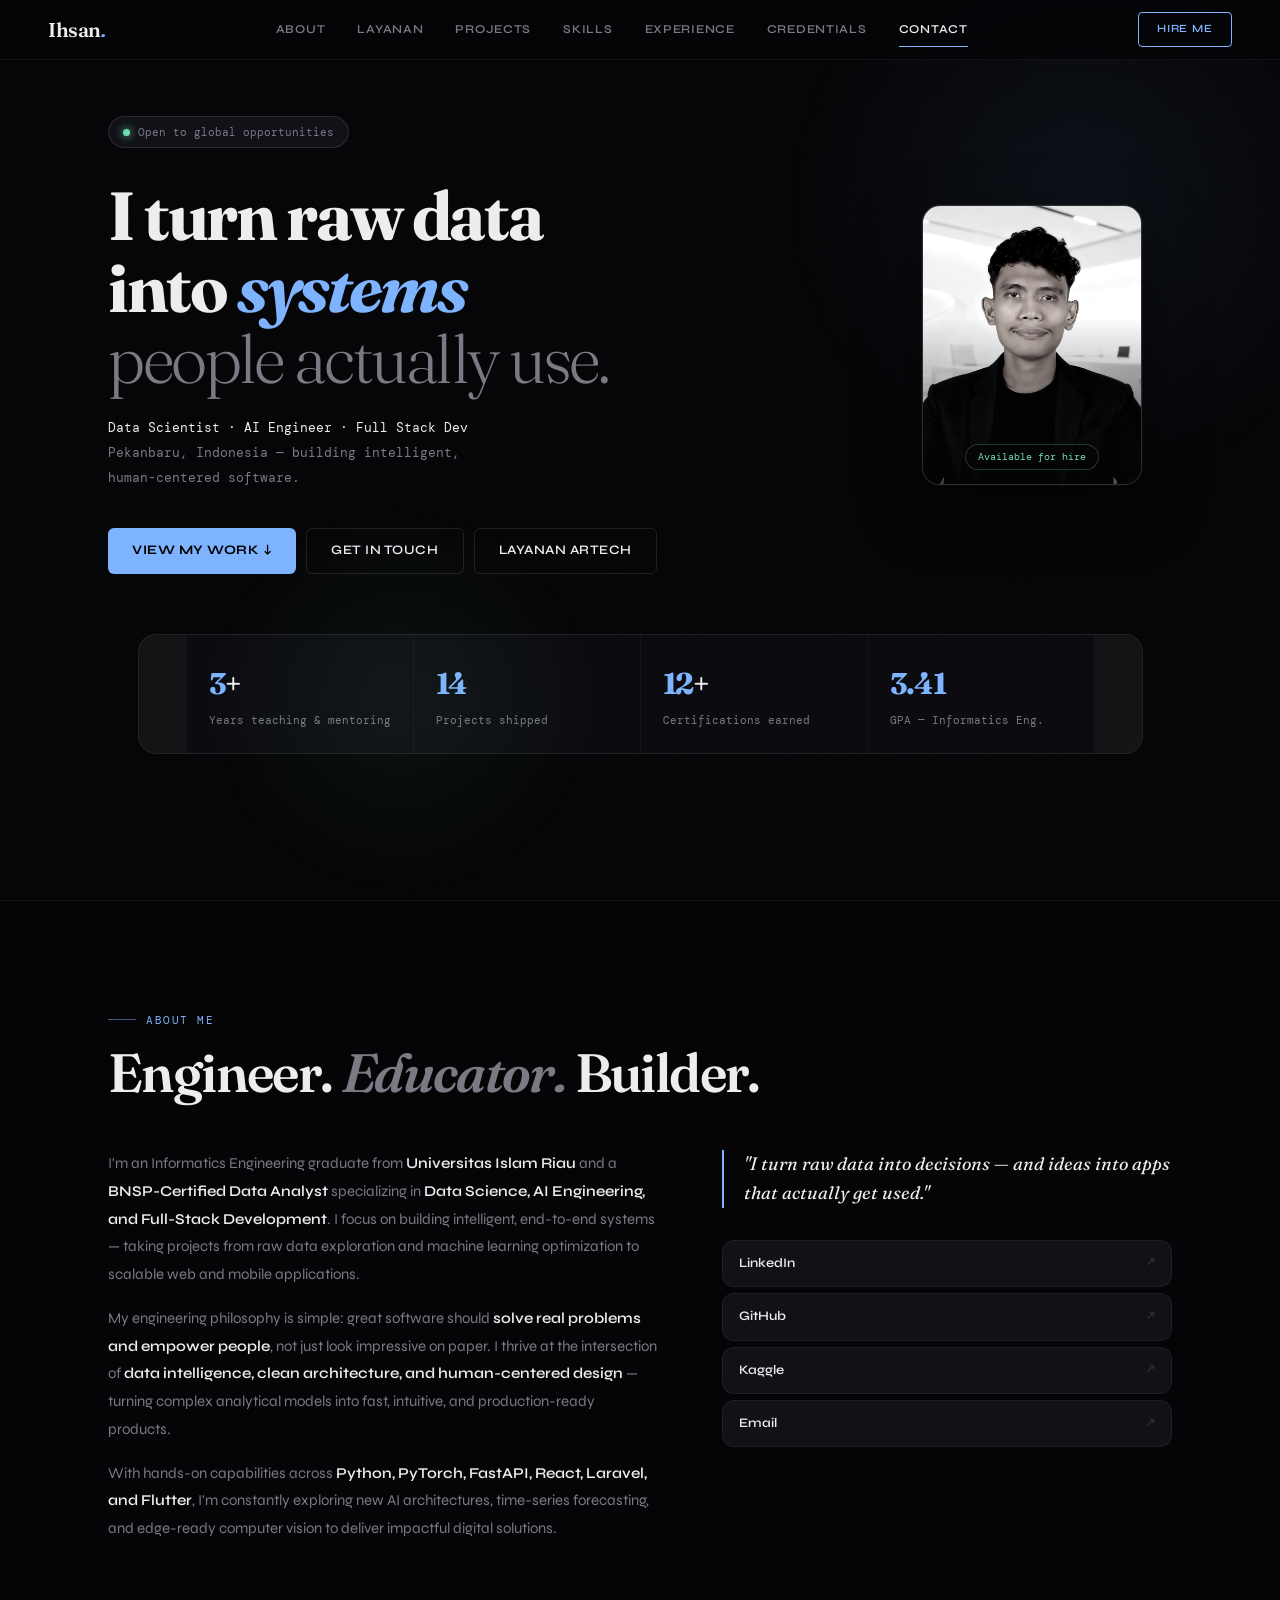
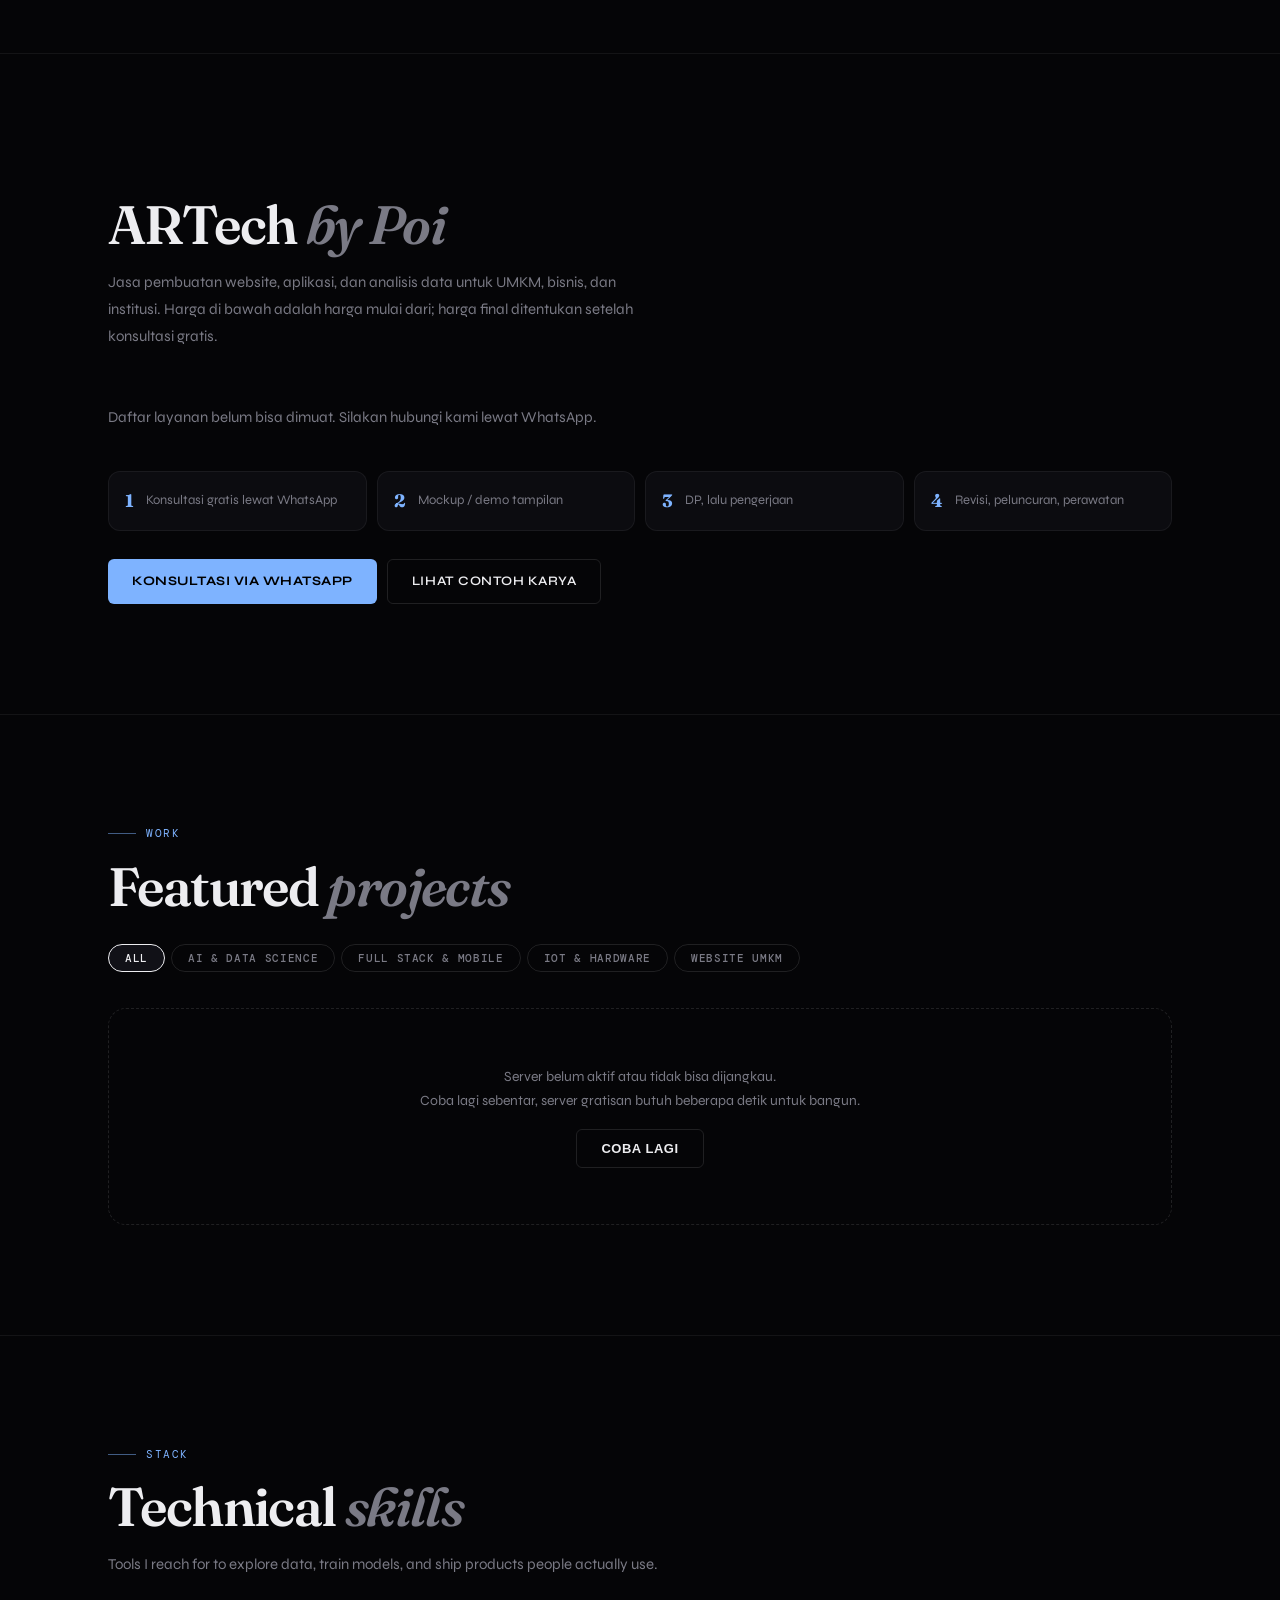
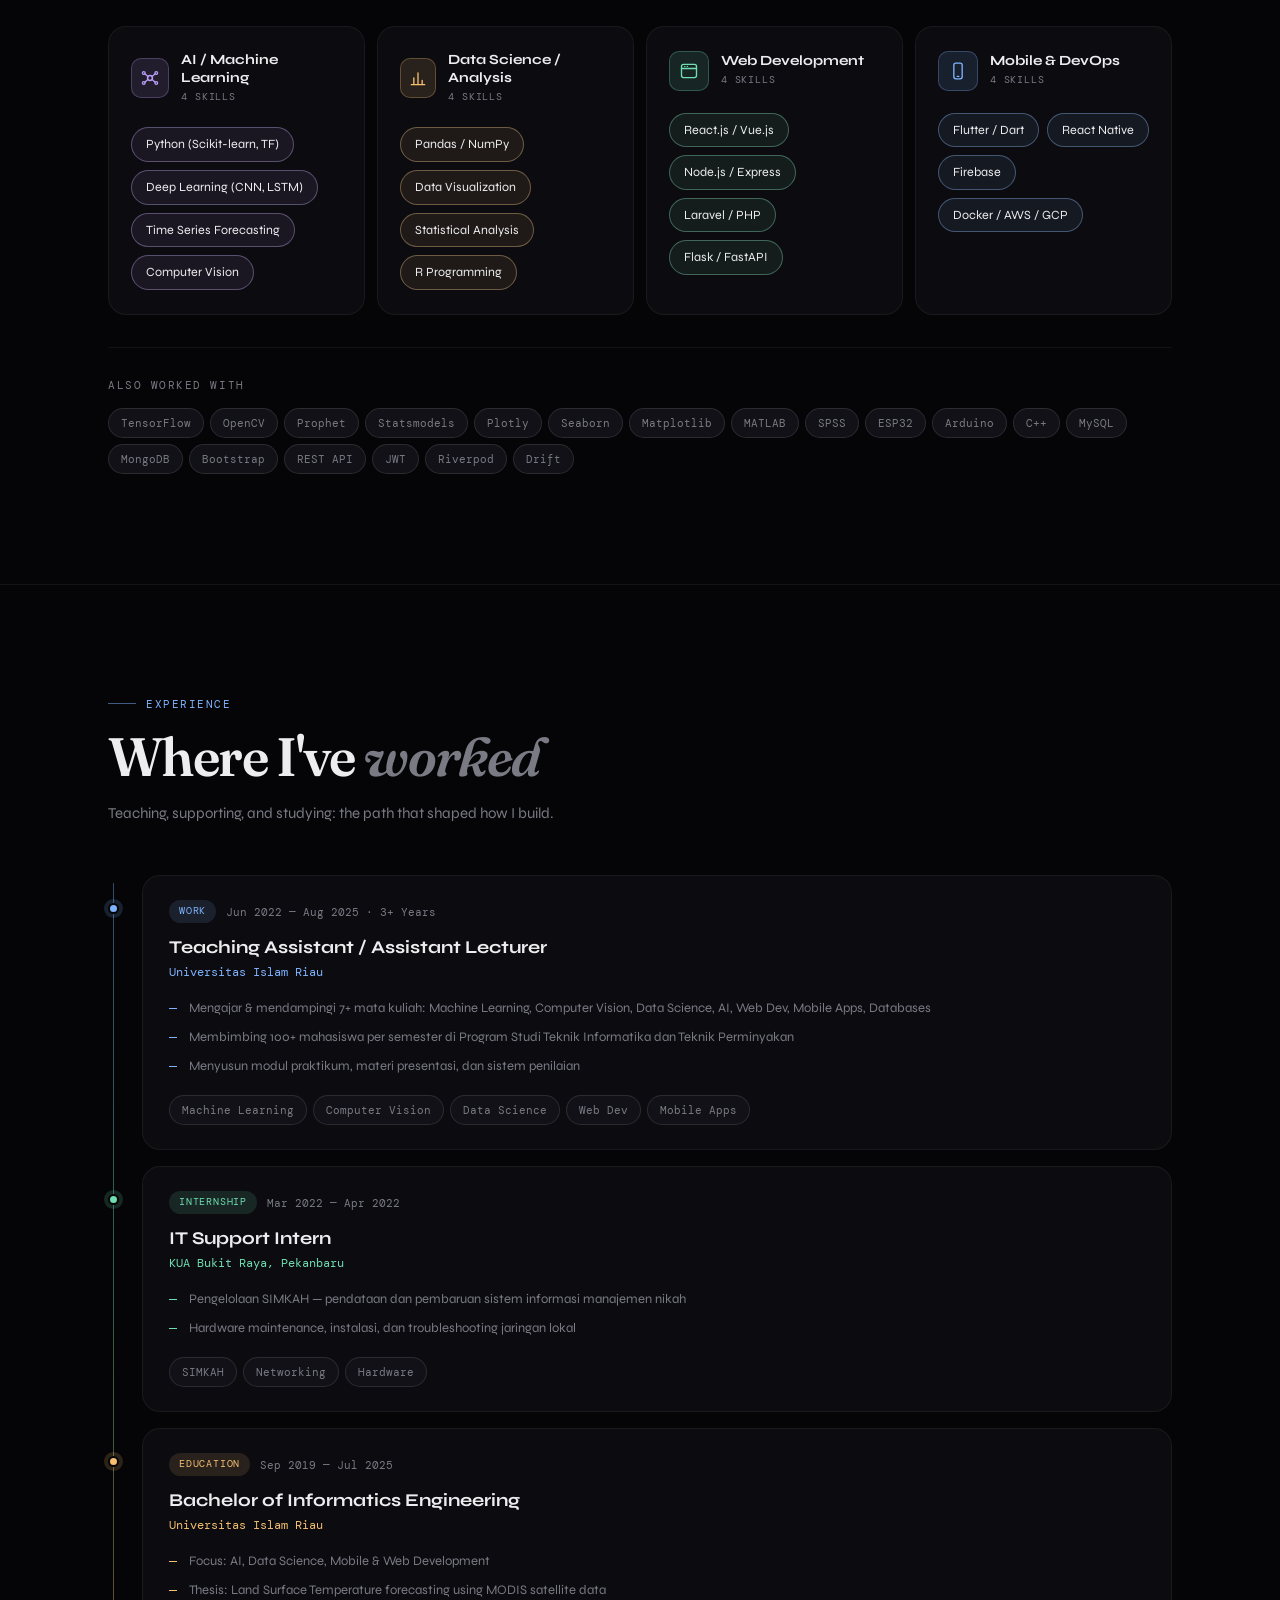
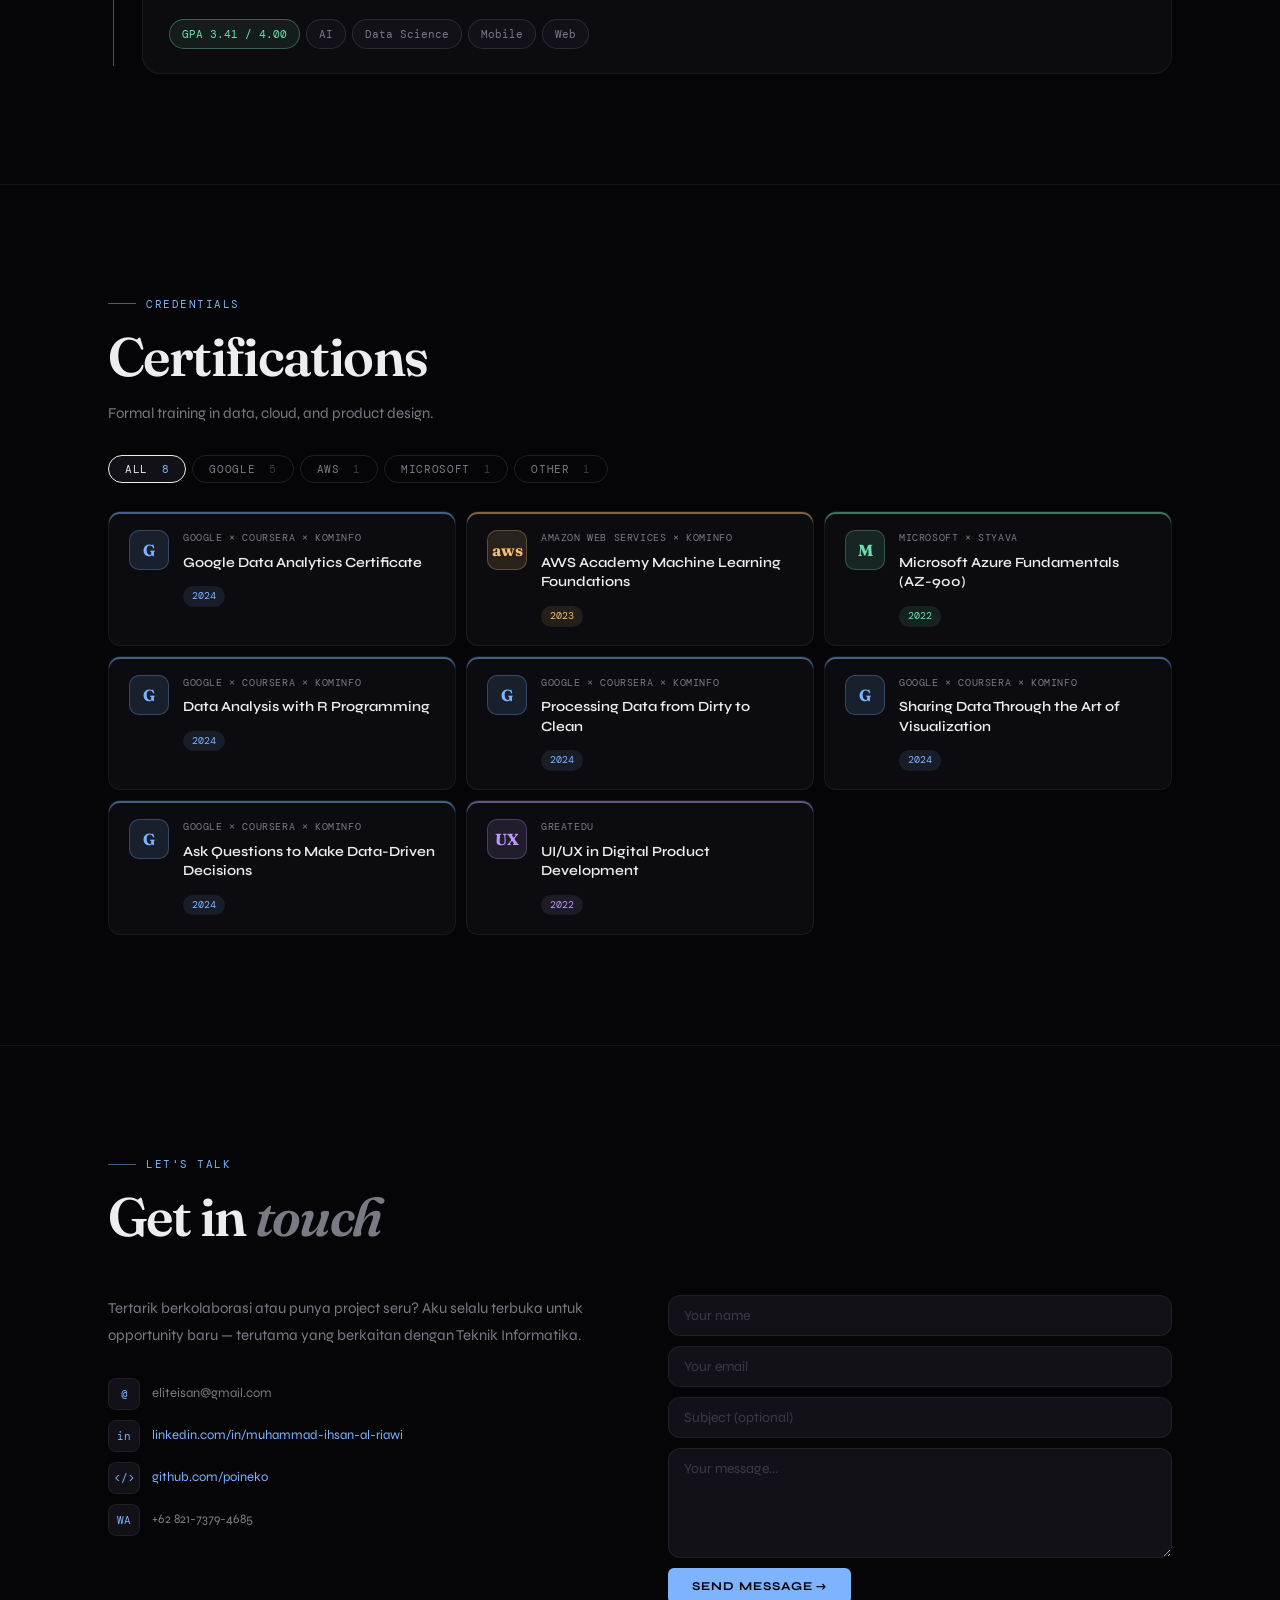
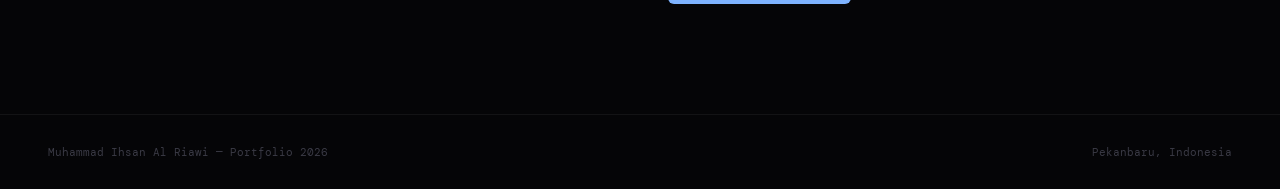
<file: index.html>
<!doctype html>
<html lang="en">
  <head>
    <meta charset="UTF-8" />
    <meta name="viewport" content="width=device-width, initial-scale=1.0" />
    <title>Muhammad Ihsan Al Riawi — Portfolio</title>
    <link rel="preconnect" href="https://fonts.googleapis.com" />
    <link rel="preconnect" href="https://fonts.gstatic.com" crossorigin />
    <link
      href="https://fonts.googleapis.com/css2?family=Fraunces:ital,wght@0,300;0,400;0,600;0,700;1,300;1,400&family=DM+Mono:wght@300;400;500&family=Syne:wght@400;500;600;700;800&display=swap"
      rel="stylesheet"
    />
    <style>
      :root {
        --bg: #050507;
        --bg2: #0c0c10;
        --bg3: #111117;
        --bg4: #18181f;
        --border: rgba(255, 255, 255, 0.06);
        --border2: rgba(255, 255, 255, 0.11);
        --text: #ededf0;
        --muted: #7a7a85;
        --dim: #3a3a45;
        --accent: #7eb3ff;
        --green: #6fdfb2;
        --amber: #f5be71;
        --purple: #b89bf5;
        --r: 12px;
        --rl: 18px;
      }

      *,
      *::before,
      *::after {
        box-sizing: border-box;
        margin: 0;
        padding: 0;
      }
      html {
        scroll-behavior: smooth;
      }

      body {
        background: var(--bg);
        color: var(--text);
        font-family: "Syne", sans-serif;
        font-size: 15px;
        line-height: 1.65;
        -webkit-font-smoothing: antialiased;
        overflow-x: hidden;
      }
      a {
        color: inherit;
        text-decoration: none;
      }

      /* ─── NOISE OVERLAY ─────────────────────────────────────────── */
      body::before {
        content: "";
        position: fixed;
        inset: 0;
        z-index: 0;
        background-image: url("data:image/svg+xml,%3Csvg viewBox='0 0 256 256' xmlns='http://www.w3.org/2000/svg'%3E%3Cfilter id='n'%3E%3CfeTurbulence type='fractalNoise' baseFrequency='0.9' numOctaves='4' stitchTiles='stitch'/%3E%3C/filter%3E%3Crect width='100%25' height='100%25' filter='url(%23n)' opacity='0.04'/%3E%3C/svg%3E");
        pointer-events: none;
        opacity: 0.5;
      }

      /* ─── NAV ───────────────────────────────────────────────────── */
      nav {
        position: fixed;
        top: 0;
        left: 0;
        right: 0;
        z-index: 200;
        display: flex;
        align-items: center;
        justify-content: space-between;
        padding: 0 48px;
        height: 60px;
        background: rgba(5, 5, 7, 0.75);
        backdrop-filter: blur(20px);
        border-bottom: 0.5px solid var(--border);
      }
      .nav-logo {
        font-family: "Fraunces", serif;
        font-size: 20px;
        font-weight: 600;
        letter-spacing: -0.02em;
        color: var(--text);
      }
      .nav-logo em {
        color: var(--accent);
        font-style: italic;
      }
      .nav-links {
        display: flex;
        gap: 32px;
      }
      .nav-links a {
        font-size: 12px;
        font-weight: 600;
        letter-spacing: 0.06em;
        text-transform: uppercase;
        color: var(--muted);
        transition: color 0.2s;
      }
      .nav-links a:hover {
        color: var(--text);
      }
      .nav-cta {
        font-size: 11px;
        font-weight: 600;
        letter-spacing: 0.08em;
        text-transform: uppercase;
        padding: 7px 18px;
        border: 0.5px solid var(--accent);
        color: var(--accent);
        border-radius: 4px;
        transition: all 0.2s;
      }
      .nav-cta:hover {
        background: var(--accent);
        color: #000;
      }

      /* ─── SECTIONS ──────────────────────────────────────────────── */
      section {
        position: relative;
        z-index: 1;
        padding: 110px 48px;
        max-width: 1160px;
        margin: 0 auto;
      }
      .label {
        font-family: "DM Mono", monospace;
        font-size: 11px;
        font-weight: 400;
        letter-spacing: 0.14em;
        text-transform: uppercase;
        color: var(--accent);
        margin-bottom: 14px;
        display: flex;
        align-items: center;
        gap: 10px;
      }
      .label::before {
        content: "";
        display: block;
        width: 28px;
        height: 1px;
        background: var(--accent);
        opacity: 0.5;
      }
      h2 {
        font-family: "Fraunces", serif;
        font-size: clamp(32px, 4.5vw, 54px);
        font-weight: 600;
        line-height: 1.1;
        letter-spacing: -0.03em;
      }
      h2 em {
        font-style: italic;
        color: var(--muted);
      }

      /* ─── HERO ──────────────────────────────────────────────────── */
      #hero {
        min-height: 100vh;
        display: flex;
        flex-direction: column;
        justify-content: center;
        padding-top: 80px;
        max-width: 100%;
        padding-left: 0;
        padding-right: 0;
        position: relative;
        overflow: hidden;
      }

      .hero-blob1 {
        position: absolute;
        width: 600px;
        height: 600px;
        border-radius: 50%;
        background: radial-gradient(
          circle,
          rgba(126, 179, 255, 0.07) 0%,
          transparent 70%
        );
        top: -100px;
        right: -100px;
        pointer-events: none;
        animation: blobdrift 14s ease-in-out infinite alternate;
      }
      .hero-blob2 {
        position: absolute;
        width: 400px;
        height: 400px;
        border-radius: 50%;
        background: radial-gradient(
          circle,
          rgba(111, 223, 178, 0.06) 0%,
          transparent 70%
        );
        bottom: 0;
        left: 200px;
        pointer-events: none;
        animation: blobdrift 10s ease-in-out 2s infinite alternate-reverse;
      }
      @keyframes blobdrift {
        from {
          transform: translate(0, 0) scale(1);
        }
        to {
          transform: translate(30px, -40px) scale(1.1);
        }
      }

      .hero-inner {
        max-width: 1160px;
        margin: 0 auto;
        padding: 0 48px;
        width: 100%;
        display: grid;
        grid-template-columns: 1fr 280px;
        gap: 80px;
        align-items: center;
      }

      .status-badge {
        display: inline-flex;
        align-items: center;
        gap: 8px;
        padding: 6px 14px;
        background: var(--bg3);
        border: 0.5px solid var(--border2);
        border-radius: 100px;
        font-family: "DM Mono", monospace;
        font-size: 11px;
        color: var(--muted);
        margin-bottom: 32px;
        width: fit-content;
      }
      .status-dot {
        width: 7px;
        height: 7px;
        border-radius: 50%;
        background: var(--green);
        box-shadow: 0 0 8px var(--green);
        animation: pulse 2s ease-in-out infinite;
      }
      @keyframes pulse {
        0%,
        100% {
          opacity: 1;
          box-shadow: 0 0 8px var(--green);
        }
        50% {
          opacity: 0.6;
          box-shadow: 0 0 3px var(--green);
        }
      }

      .hero-title {
        font-family: "Fraunces", serif;
        font-size: clamp(38px, 5.5vw, 68px);
        font-weight: 700;
        line-height: 1.05;
        letter-spacing: -0.035em;
        margin-bottom: 22px;
      }
      .hero-title .italic {
        font-style: italic;
        color: var(--accent);
      }
      .hero-title .line2 {
        display: block;
        color: var(--muted);
        font-weight: 300;
      }

      .hero-sub {
        font-family: "DM Mono", monospace;
        font-size: 13px;
        color: var(--muted);
        line-height: 1.9;
        margin-bottom: 38px;
        max-width: 480px;
      }
      .hero-sub span {
        color: var(--text);
      }

      .hero-actions {
        display: flex;
        gap: 10px;
        flex-wrap: wrap;
      }
      .btn-primary {
        display: inline-flex;
        align-items: center;
        gap: 8px;
        background: var(--accent);
        color: #000;
        font-size: 13px;
        font-weight: 700;
        letter-spacing: 0.04em;
        text-transform: uppercase;
        padding: 11px 24px;
        border-radius: 6px;
        transition: all 0.2s;
      }
      .btn-primary:hover {
        opacity: 0.88;
        transform: translateY(-1px);
      }
      .btn-ghost {
        display: inline-flex;
        align-items: center;
        gap: 8px;
        background: transparent;
        color: var(--text);
        font-size: 13px;
        font-weight: 600;
        letter-spacing: 0.04em;
        text-transform: uppercase;
        padding: 11px 24px;
        border-radius: 6px;
        border: 0.5px solid var(--border2);
        transition: all 0.2s;
      }
      .btn-ghost:hover {
        border-color: var(--text);
        background: var(--bg3);
      }

      .hero-photo-wrap {
        display: flex;
        justify-content: center;
      }
      .hero-photo {
        width: 220px;
        height: 280px;
        border-radius: var(--rl);
        overflow: hidden;
        position: relative;
        background: var(--bg3);
        border: 1px solid var(--border2);
        box-shadow:
          0 20px 60px rgba(0, 0, 0, 0.5),
          0 0 0 1px rgba(255, 255, 255, 0.04);
      }
      .hero-photo img {
        width: 100%;
        height: 100%;
        object-fit: cover;
        filter: grayscale(80%) contrast(1.1);
        transition: filter 0.4s;
      }
      .hero-photo:hover img {
        filter: grayscale(20%) contrast(1.05);
      }
      .hero-photo::after {
        content: "";
        position: absolute;
        inset: 0;
        background: linear-gradient(
          to top,
          rgba(5, 5, 7, 0.7) 0%,
          transparent 60%
        );
        pointer-events: none;
      }
      .hero-photo-tag {
        position: absolute;
        bottom: 14px;
        left: 50%;
        transform: translateX(-50%);
        font-family: "DM Mono", monospace;
        font-size: 10px;
        color: var(--green);
        white-space: nowrap;
        background: rgba(5, 5, 7, 0.8);
        backdrop-filter: blur(8px);
        border: 0.5px solid rgba(111, 223, 178, 0.25);
        border-radius: 100px;
        padding: 4px 12px;
        z-index: 2;
      }

      .hero-stats {
        max-width: 1160px;
        margin: 60px auto 0;
        padding: 0 48px;
        display: grid;
        grid-template-columns: repeat(4, 1fr);
        gap: 1px;
        background: var(--border);
        border: 0.5px solid var(--border);
        border-radius: var(--rl);
        overflow: hidden;
      }
      .stat-cell {
        background: var(--bg2);
        padding: 24px 22px;
        transition: background 0.2s;
      }
      .stat-cell:hover {
        background: var(--bg3);
      }
      .stat-num {
        font-family: "Fraunces", serif;
        font-size: 30px;
        font-weight: 700;
        letter-spacing: -0.04em;
        color: var(--text);
      }
      .stat-num .accent {
        color: var(--accent);
      }
      .stat-label {
        font-family: "DM Mono", monospace;
        font-size: 11px;
        color: var(--muted);
        margin-top: 4px;
        line-height: 1.5;
      }

      /* ─── DIVIDER ───────────────────────────────────────────────── */
      .sec-divider {
        width: 100%;
        height: 0.5px;
        background: var(--border);
        position: relative;
        z-index: 1;
      }

      /* ─── ABOUT ─────────────────────────────────────────────────── */
      .about-grid {
        display: grid;
        grid-template-columns: 1.1fr 0.9fr;
        gap: 64px;
        align-items: start;
        margin-top: 48px;
      }
      .about-text p {
        font-size: 15px;
        color: var(--muted);
        line-height: 1.85;
        margin-bottom: 16px;
      }
      .about-text p strong {
        color: var(--text);
        font-weight: 600;
      }
      .about-text p:last-child {
        margin-bottom: 0;
      }

      .about-quote {
        font-family: "Fraunces", serif;
        font-size: 18px;
        font-style: italic;
        font-weight: 400;
        line-height: 1.6;
        color: var(--text);
        border-left: 2px solid var(--accent);
        padding-left: 20px;
        margin-bottom: 32px;
      }
      .about-links {
        display: flex;
        flex-direction: column;
        gap: 6px;
      }
      .about-link {
        display: flex;
        align-items: center;
        justify-content: space-between;
        padding: 12px 16px;
        background: var(--bg3);
        border: 0.5px solid var(--border);
        border-radius: var(--r);
        font-size: 13px;
        color: var(--muted);
        transition: all 0.18s;
      }
      .about-link:hover {
        border-color: var(--border2);
        color: var(--text);
        background: var(--bg4);
      }
      .about-link-name {
        font-weight: 600;
        color: var(--text);
      }
      .about-link-arrow {
        font-size: 12px;
        color: var(--dim);
      }

      /* ─── PROJECTS ──────────────────────────────────────────────── */
      .filter-bar {
        display: flex;
        gap: 6px;
        flex-wrap: wrap;
        margin: 28px 0 36px;
      }
      .filter-btn {
        font-family: "DM Mono", monospace;
        font-size: 11px;
        font-weight: 500;
        letter-spacing: 0.06em;
        text-transform: uppercase;
        padding: 6px 16px;
        border-radius: 100px;
        border: 0.5px solid var(--border2);
        background: transparent;
        color: var(--muted);
        cursor: pointer;
        transition: all 0.18s;
      }
      .filter-btn:hover {
        color: var(--text);
        border-color: var(--border2);
        background: var(--bg3);
      }
      .filter-btn.active {
        background: var(--bg3);
        color: var(--text);
        border-color: var(--text);
      }

      .projects-grid {
        display: grid;
        grid-template-columns: repeat(auto-fill, minmax(320px, 1fr));
        gap: 12px;
      }
      .project-card {
        background: var(--bg2);
        border: 0.5px solid var(--border);
        border-radius: var(--rl);
        overflow: hidden;
        transition:
          border-color 0.2s,
          transform 0.25s;
        display: flex;
        flex-direction: column;
      }
      .project-card:hover {
        border-color: var(--border2);
        transform: translateY(-3px);
      }

      .project-card.featured {
        border-color: rgba(255, 255, 255, 0.1);
        position: relative;
      }
      .project-card.featured::before {
        content: "Featured";
        position: absolute;
        top: 12px;
        right: 12px;
        z-index: 2;
        font-family: "DM Mono", monospace;
        font-size: 9px;
        letter-spacing: 0.1em;
        text-transform: uppercase;
        padding: 3px 9px;
        border-radius: 100px;
        background: rgba(126, 179, 255, 0.12);
        color: var(--accent);
        border: 0.5px solid rgba(126, 179, 255, 0.3);
      }

      .project-thumb {
        height: 130px;
        display: flex;
        align-items: center;
        justify-content: center;
        overflow: hidden;
        position: relative;
      }

      .project-body {
        padding: 18px;
        flex: 1;
        display: flex;
        flex-direction: column;
      }
      .project-cat-badge {
        font-family: "DM Mono", monospace;
        font-size: 10px;
        letter-spacing: 0.08em;
        text-transform: uppercase;
        padding: 3px 10px;
        border-radius: 100px;
        display: inline-flex;
        width: fit-content;
        margin-bottom: 10px;
      }

      .project-title {
        font-size: 14px;
        font-weight: 700;
        color: var(--text);
        margin-bottom: 6px;
        line-height: 1.35;
      }
      .project-desc {
        font-size: 13px;
        color: var(--muted);
        line-height: 1.65;
        margin-bottom: 14px;
        flex: 1;
      }
      .project-tags {
        display: flex;
        flex-wrap: wrap;
        gap: 4px;
        margin-bottom: 14px;
      }
      .project-tag {
        font-family: "DM Mono", monospace;
        font-size: 10px;
        padding: 2px 8px;
        border-radius: 4px;
        background: var(--bg4);
        color: var(--dim);
        border: 0.5px solid var(--border);
      }
      .project-footer {
        display: flex;
        gap: 6px;
        padding-top: 12px;
        border-top: 0.5px solid var(--border);
        flex-wrap: wrap;
      }
      .proj-link {
        font-family: "DM Mono", monospace;
        font-size: 11px;
        color: var(--muted);
        display: inline-flex;
        align-items: center;
        gap: 4px;
        padding: 4px 10px;
        border: 0.5px solid var(--border);
        border-radius: 5px;
        transition: all 0.15s;
      }
      .proj-link:hover {
        border-color: var(--border2);
        color: var(--text);
      }

      /* ─── SKILLS ────────────────────────────────────────────────── */
      .skills-grid {
        display: grid;
        grid-template-columns: repeat(auto-fill, minmax(240px, 1fr));
        gap: 10px;
        margin-top: 48px;
      }
      .skill-group {
        background: var(--bg2);
        border: 0.5px solid var(--border);
        border-radius: var(--rl);
        padding: 22px 20px;
        transition: border-color 0.2s;
      }
      .skill-group:hover {
        border-color: var(--border2);
      }
      .skill-group-label {
        font-family: "DM Mono", monospace;
        font-size: 10px;
        font-weight: 500;
        letter-spacing: 0.1em;
        text-transform: uppercase;
        margin-bottom: 18px;
      }
      .skill-item {
        display: flex;
        align-items: center;
        gap: 8px;
        margin-bottom: 11px;
      }
      .skill-item:last-child {
        margin-bottom: 0;
      }
      .skill-dot {
        width: 5px;
        height: 5px;
        border-radius: 50%;
        flex-shrink: 0;
      }
      .skill-name {
        font-size: 13px;
        color: var(--muted);
        flex: 1;
      }
      .skill-bar-wrap {
        width: 64px;
        height: 2px;
        background: var(--bg4);
        border-radius: 2px;
        flex-shrink: 0;
        overflow: hidden;
      }
      .skill-bar {
        height: 2px;
        border-radius: 2px;
      }

      /* ─── EXPERIENCE ────────────────────────────────────────────── */
      .timeline {
        margin-top: 48px;
        position: relative;
        padding-left: 32px;
      }
      .timeline::before {
        content: "";
        position: absolute;
        left: 0;
        top: 10px;
        bottom: 0;
        width: 0.5px;
        background: var(--border2);
      }
      .timeline-item {
        position: relative;
        margin-bottom: 48px;
      }
      .timeline-item:last-child {
        margin-bottom: 0;
      }
      .timeline-dot {
        position: absolute;
        left: -36px;
        top: 6px;
        width: 9px;
        height: 9px;
        border-radius: 50%;
        background: var(--accent);
        border: 2px solid var(--bg);
        box-shadow: 0 0 0 3px rgba(126, 179, 255, 0.12);
      }
      .timeline-period {
        font-family: "DM Mono", monospace;
        font-size: 11px;
        color: var(--dim);
        margin-bottom: 6px;
        letter-spacing: 0.04em;
      }
      .timeline-role {
        font-size: 17px;
        font-weight: 700;
        color: var(--text);
        margin-bottom: 3px;
      }
      .timeline-org {
        font-family: "DM Mono", monospace;
        font-size: 12px;
        color: var(--accent);
        margin-bottom: 12px;
      }
      .timeline-bullets {
        list-style: none;
      }
      .timeline-bullets li {
        font-size: 13px;
        color: var(--muted);
        padding-left: 16px;
        position: relative;
        margin-bottom: 6px;
        line-height: 1.65;
      }
      .timeline-bullets li::before {
        content: "—";
        position: absolute;
        left: 0;
        color: var(--dim);
      }

      /* ─── CERTS ─────────────────────────────────────────────────── */
      .certs-grid {
        display: grid;
        grid-template-columns: repeat(auto-fill, minmax(260px, 1fr));
        gap: 8px;
        margin-top: 48px;
      }
      .cert-card {
        background: var(--bg2);
        border: 0.5px solid var(--border);
        border-radius: var(--r);
        padding: 18px 20px;
        transition:
          border-color 0.2s,
          background 0.2s;
      }
      .cert-card:hover {
        border-color: var(--border2);
        background: var(--bg3);
      }
      .cert-issuer {
        font-family: "DM Mono", monospace;
        font-size: 10px;
        letter-spacing: 0.06em;
        text-transform: uppercase;
        color: var(--dim);
        margin-bottom: 8px;
      }
      .cert-name {
        font-size: 14px;
        font-weight: 600;
        color: var(--text);
        margin-bottom: 5px;
        line-height: 1.4;
      }
      .cert-year {
        font-family: "DM Mono", monospace;
        font-size: 11px;
        color: var(--dim);
      }

      /* ─── CONTACT ───────────────────────────────────────────────── */
      .contact-wrap {
        display: grid;
        grid-template-columns: 1fr 1fr;
        gap: 56px;
        align-items: start;
        margin-top: 48px;
      }
      .contact-intro {
        font-size: 15px;
        color: var(--muted);
        line-height: 1.85;
        margin-bottom: 28px;
      }
      .contact-info-list {
        display: flex;
        flex-direction: column;
        gap: 10px;
      }
      .contact-info-item {
        display: flex;
        align-items: center;
        gap: 12px;
        font-size: 13px;
        color: var(--muted);
      }
      .contact-info-icon {
        width: 32px;
        height: 32px;
        border-radius: 8px;
        background: var(--bg3);
        border: 0.5px solid var(--border);
        display: flex;
        align-items: center;
        justify-content: center;
        font-family: "DM Mono", monospace;
        font-size: 11px;
        color: var(--accent);
        flex-shrink: 0;
      }
      .contact-form {
        display: flex;
        flex-direction: column;
        gap: 10px;
      }
      .contact-form input,
      .contact-form textarea {
        background: var(--bg3);
        border: 0.5px solid var(--border);
        border-radius: var(--r);
        padding: 11px 15px;
        color: var(--text);
        font-family: "Syne", sans-serif;
        font-size: 14px;
        outline: none;
        transition: border-color 0.2s;
        resize: vertical;
      }
      .contact-form input:focus,
      .contact-form textarea:focus {
        border-color: var(--accent);
      }
      .contact-form input::placeholder,
      .contact-form textarea::placeholder {
        color: var(--dim);
      }
      .contact-form textarea {
        min-height: 110px;
      }
      .send-btn {
        align-self: flex-start;
        background: var(--accent);
        color: #000;
        font-size: 12px;
        font-weight: 700;
        letter-spacing: 0.08em;
        text-transform: uppercase;
        padding: 11px 24px;
        border: none;
        border-radius: 6px;
        cursor: pointer;
        font-family: "Syne", sans-serif;
        transition: opacity 0.2s;
      }
      .send-btn:hover {
        opacity: 0.85;
      }

      /* ─── FOOTER ────────────────────────────────────────────────── */
      footer {
        position: relative;
        z-index: 1;
        border-top: 0.5px solid var(--border);
        padding: 28px 48px;
        display: flex;
        align-items: center;
        justify-content: space-between;
        font-family: "DM Mono", monospace;
        font-size: 11px;
        color: var(--dim);
      }

      /* ─── ANIMATIONS ────────────────────────────────────────────── */
      @keyframes fadeUp {
        from {
          opacity: 0;
          transform: translateY(24px);
        }
        to {
          opacity: 1;
          transform: translateY(0);
        }
      }
      .hero-left > * {
        animation: fadeUp 0.7s ease both;
      }
      .hero-left > *:nth-child(1) {
        animation-delay: 0.1s;
      }
      .hero-left > *:nth-child(2) {
        animation-delay: 0.2s;
      }
      .hero-left > *:nth-child(3) {
        animation-delay: 0.3s;
      }
      .hero-left > *:nth-child(4) {
        animation-delay: 0.4s;
      }
      .hero-photo-wrap {
        animation: fadeUp 0.7s ease 0.45s both;
      }

      /* ─── MOBILE ────────────────────────────────────────────────── */
      @media (max-width: 768px) {
        nav {
          padding: 0 20px;
        }
        .nav-links {
          display: none;
        }
        section {
          padding: 72px 20px;
        }
        .hero-inner {
          grid-template-columns: 1fr;
          gap: 0;
          padding: 0 20px;
        }
        .hero-photo-wrap {
          display: none;
        }
        .hero-stats {
          grid-template-columns: repeat(2, 1fr);
          margin: 40px 0 0;
          padding: 0 20px;
        }
        .about-grid {
          grid-template-columns: 1fr;
          gap: 36px;
        }
        .contact-wrap {
          grid-template-columns: 1fr;
        }
        footer {
          flex-direction: column;
          gap: 8px;
          padding: 20px;
        }
      }
    </style>
    <link rel="stylesheet" href="css/dynamic.css" />
    <link rel="stylesheet" href="css/polish.css" />
    <link rel="stylesheet" href="css/agency.css" />
    <script>
      document.documentElement.classList.add("js");
    </script>
  </head>
  <body>
    <!-- NAV -->
    <nav>
      <span class="nav-logo">Ihsan<em>.</em></span>
      <div class="nav-links">
        <a href="#about">About</a>
        <a href="#layanan">Layanan</a>
        <a href="#projects">Projects</a>
        <a href="#skills">Skills</a>
        <a href="#experience">Experience</a>
        <a href="#certifications">Credentials</a>
        <a href="#contact">Contact</a>
      </div>
      <a href="mailto:eliteisan@gmail.com" class="nav-cta">Hire me</a>
    </nav>

    <!-- HERO -->
    <section id="hero">
      <div class="hero-blob1"></div>
      <div class="hero-blob2"></div>

      <div class="hero-inner">
        <div class="hero-left">
          <div class="status-badge">
            <div class="status-dot"></div>
            Open to global opportunities
          </div>

          <h1 class="hero-title">
            I turn raw data<br />
            into <span class="italic">systems</span><br />
            <span class="line2">people actually use.</span>
          </h1>

          <p class="hero-sub">
            <span>Data Scientist · AI Engineer · Full Stack Dev</span><br />
            Pekanbaru, Indonesia — building intelligent,<br />
            human-centered software.
          </p>

          <div class="hero-actions">
            <a href="#projects" class="btn-primary">View my work ↓</a>
            <a href="#contact" class="btn-ghost">Get in touch</a>
            <a href="#layanan" class="btn-ghost">Layanan ARTech</a>
          </div>
        </div>

        <div class="hero-photo-wrap">
          <div class="hero-photo">
            <img
              src="assets/images/poi-profile.png"
              alt="Muhammad Ihsan Al Riawi"
              onerror="this.style.display = 'none'"
            />
            <div class="hero-photo-tag">Available for hire</div>
          </div>
        </div>
      </div>

      <div class="hero-stats">
        <div class="stat-cell">
          <div class="stat-num"><span class="accent">3</span>+</div>
          <div class="stat-label">Years teaching &amp; mentoring</div>
        </div>
        <div class="stat-cell">
          <div class="stat-num"><span class="accent">14</span></div>
          <div class="stat-label">Projects shipped</div>
        </div>
        <div class="stat-cell">
          <div class="stat-num"><span class="accent">12</span>+</div>
          <div class="stat-label">Certifications earned</div>
        </div>
        <div class="stat-cell">
          <div class="stat-num"><span class="accent">3.41</span></div>
          <div class="stat-label">GPA — Informatics Eng.</div>
        </div>
      </div>
    </section>

    <div class="sec-divider"></div>

    <!-- ABOUT -->
    <section id="about">
      <div class="label">About me</div>
      <h2>Engineer. <em>Educator.</em> Builder.</h2>
      <div class="about-grid">
        <div class="about-text">
        <p>I'm an Informatics Engineering graduate from <strong>Universitas Islam Riau</strong> and a <strong>BNSP-Certified Data Analyst</strong> specializing in <strong>Data Science, AI Engineering, and Full-Stack Development</strong>. I focus on building intelligent, end-to-end systems — taking projects from raw data exploration and machine learning optimization to scalable web and mobile applications.</p>

<p>My engineering philosophy is simple: great software should <strong>solve real problems and empower people</strong>, not just look impressive on paper. I thrive at the intersection of <strong>data intelligence, clean architecture, and human-centered design</strong> — turning complex analytical models into fast, intuitive, and production-ready products.</p>

<p>With hands-on capabilities across <strong>Python, PyTorch, FastAPI, React, Laravel, and Flutter</strong>, I'm constantly exploring new AI architectures, time-series forecasting, and edge-ready computer vision to deliver impactful digital solutions.</p>
        </div>
        <div class="about-right">
          <blockquote class="about-quote">
            "I turn raw data into decisions — and ideas into apps that actually
            get used."
          </blockquote>
          <div class="about-links">
            <a
              href="https://linkedin.com/in/muhammad-ihsan-al-riawi"
              class="about-link"
              target="_blank"
              rel="noopener noreferrer"
            >
              <span class="about-link-name">LinkedIn</span>
              <span class="about-link-arrow">↗</span>
            </a>
            <a
              href="https://github.com/poineko"
              class="about-link"
              target="_blank"
              rel="noopener noreferrer"
            >
              <span class="about-link-name">GitHub</span>
              <span class="about-link-arrow">↗</span>
            </a>
            <a
              href="https://kaggle.com/itpoii"
              class="about-link"
              target="_blank"
              rel="noopener noreferrer"
            >
              <span class="about-link-name">Kaggle</span>
              <span class="about-link-arrow">↗</span>
            </a>
            <a href="mailto:eliteisan@gmail.com" class="about-link">
              <span class="about-link-name">Email</span>
              <span class="about-link-arrow">↗</span>
            </a>
          </div>
        </div>
      </div>
    </section>

    <div class="sec-divider"></div>

    <!-- LAYANAN ARTECH (dinamis dari API) -->
    <section id="layanan">
      <div class="label reveal">Layanan</div>
      <h2 class="reveal">ARTech <em>by Poi</em></h2>
      <p class="sec-sub reveal">
        Jasa pembuatan website, aplikasi, dan analisis data untuk UMKM, bisnis,
        dan institusi. Harga di bawah adalah harga mulai dari; harga final
        ditentukan setelah konsultasi gratis.
      </p>
      <div id="serviceList" class="svc-wrap"></div>
      <div class="svc-steps reveal">
        <div><b>1</b><span>Konsultasi gratis lewat WhatsApp</span></div>
        <div><b>2</b><span>Mockup / demo tampilan</span></div>
        <div><b>3</b><span>DP, lalu pengerjaan</span></div>
        <div><b>4</b><span>Revisi, peluncuran, perawatan</span></div>
      </div>
      <div class="svc-cta reveal">
        <a
          class="btn-primary"
          id="waMain"
          href="#"
          target="_blank"
          rel="noopener noreferrer"
          >Konsultasi via WhatsApp</a
        >
        <a class="btn-ghost" href="#projects">Lihat contoh karya</a>
      </div>
    </section>

    <div class="sec-divider"></div>

    <!-- PROJECTS (dinamis dari API) -->
    <section id="projects">
      <div class="label">Work</div>
      <h2>Featured <em>projects</em></h2>
      <div class="filter-bar">
        <button class="filter-btn active" data-cat="all">All</button>
        <button class="filter-btn" data-cat="ai-ds">
          AI &amp; Data Science
        </button>
        <button class="filter-btn" data-cat="fullstack">
          Full Stack &amp; Mobile
        </button>
        <button class="filter-btn" data-cat="iot">IoT &amp; Hardware</button>
        <button class="filter-btn" data-cat="umkm">Website UMKM</button>
      </div>
      <div class="projects-grid" id="projectsGrid"></div>
    </section>

    <div class="sec-divider"></div>

    <!-- SKILLS -->
    <section id="skills">
      <div class="label reveal">Stack</div>
      <h2 class="reveal">Technical <em>skills</em></h2>
      <p class="sec-sub reveal">
        Tools I reach for to explore data, train models, and ship products
        people actually use.
      </p>

      <div class="stack-grid" id="stackGrid" data-stagger>
        <article class="stack-card spot reveal" style="--c: var(--purple)">
          <div class="stack-head">
            <div class="stack-ico">
              <svg
                width="20"
                height="20"
                viewBox="0 0 24 24"
                fill="none"
                stroke="currentColor"
                stroke-width="1.6"
                stroke-linecap="round"
                stroke-linejoin="round"
              >
                <circle cx="12" cy="12" r="3" />
                <circle cx="4.5" cy="6" r="1.6" />
                <circle cx="19.5" cy="6" r="1.6" />
                <circle cx="4.5" cy="18" r="1.6" />
                <circle cx="19.5" cy="18" r="1.6" />
                <path
                  d="M9.8 10.6 5.8 7M14.2 10.6l4-3.6M9.8 13.4l-4 3.6M14.2 13.4l4 3.6"
                />
              </svg>
            </div>
            <div>
              <div class="stack-title">AI / Machine Learning</div>
              <div class="stack-sub">4 skills</div>
            </div>
          </div>
          <div class="stack-list">
            <div class="stack-skill">
              <div class="stack-top">
                <span class="stack-name">Python (Scikit-learn, TF)</span
                ><span class="stack-pct">92%</span>
              </div>
              <div class="stack-bar"><i style="width: 92%"></i></div>
            </div>
            <div class="stack-skill">
              <div class="stack-top">
                <span class="stack-name">Deep Learning (CNN, LSTM)</span
                ><span class="stack-pct">80%</span>
              </div>
              <div class="stack-bar"><i style="width: 80%"></i></div>
            </div>
            <div class="stack-skill">
              <div class="stack-top">
                <span class="stack-name">Time Series Forecasting</span
                ><span class="stack-pct">85%</span>
              </div>
              <div class="stack-bar"><i style="width: 85%"></i></div>
            </div>
            <div class="stack-skill">
              <div class="stack-top">
                <span class="stack-name">Computer Vision</span
                ><span class="stack-pct">75%</span>
              </div>
              <div class="stack-bar"><i style="width: 75%"></i></div>
            </div>
          </div>
        </article>

        <article class="stack-card spot reveal" style="--c: var(--amber)">
          <div class="stack-head">
            <div class="stack-ico">
              <svg
                width="20"
                height="20"
                viewBox="0 0 24 24"
                fill="none"
                stroke="currentColor"
                stroke-width="1.6"
                stroke-linecap="round"
                stroke-linejoin="round"
              >
                <path d="M4 20h16M7 20v-8M12 20V6M17 20v-5" />
              </svg>
            </div>
            <div>
              <div class="stack-title">Data Science / Analysis</div>
              <div class="stack-sub">4 skills</div>
            </div>
          </div>
          <div class="stack-list">
            <div class="stack-skill">
              <div class="stack-top">
                <span class="stack-name">Pandas / NumPy</span
                ><span class="stack-pct">95%</span>
              </div>
              <div class="stack-bar"><i style="width: 95%"></i></div>
            </div>
            <div class="stack-skill">
              <div class="stack-top">
                <span class="stack-name">Data Visualization</span
                ><span class="stack-pct">88%</span>
              </div>
              <div class="stack-bar"><i style="width: 88%"></i></div>
            </div>
            <div class="stack-skill">
              <div class="stack-top">
                <span class="stack-name">Statistical Analysis</span
                ><span class="stack-pct">82%</span>
              </div>
              <div class="stack-bar"><i style="width: 82%"></i></div>
            </div>
            <div class="stack-skill">
              <div class="stack-top">
                <span class="stack-name">R Programming</span
                ><span class="stack-pct">70%</span>
              </div>
              <div class="stack-bar"><i style="width: 70%"></i></div>
            </div>
          </div>
        </article>

        <article class="stack-card spot reveal" style="--c: var(--green)">
          <div class="stack-head">
            <div class="stack-ico">
              <svg
                width="20"
                height="20"
                viewBox="0 0 24 24"
                fill="none"
                stroke="currentColor"
                stroke-width="1.6"
                stroke-linecap="round"
                stroke-linejoin="round"
              >
                <rect x="3" y="4" width="18" height="16" rx="2.5" />
                <path d="M3 9h18M7 6.5h.01M10 6.5h.01" />
              </svg>
            </div>
            <div>
              <div class="stack-title">Web Development</div>
              <div class="stack-sub">4 skills</div>
            </div>
          </div>
          <div class="stack-list">
            <div class="stack-skill">
              <div class="stack-top">
                <span class="stack-name">React.js / Vue.js</span
                ><span class="stack-pct">88%</span>
              </div>
              <div class="stack-bar"><i style="width: 88%"></i></div>
            </div>
            <div class="stack-skill">
              <div class="stack-top">
                <span class="stack-name">Node.js / Express</span
                ><span class="stack-pct">83%</span>
              </div>
              <div class="stack-bar"><i style="width: 83%"></i></div>
            </div>
            <div class="stack-skill">
              <div class="stack-top">
                <span class="stack-name">Laravel / PHP</span
                ><span class="stack-pct">80%</span>
              </div>
              <div class="stack-bar"><i style="width: 80%"></i></div>
            </div>
            <div class="stack-skill">
              <div class="stack-top">
                <span class="stack-name">Flask / FastAPI</span
                ><span class="stack-pct">78%</span>
              </div>
              <div class="stack-bar"><i style="width: 78%"></i></div>
            </div>
          </div>
        </article>

        <article class="stack-card spot reveal" style="--c: var(--accent)">
          <div class="stack-head">
            <div class="stack-ico">
              <svg
                width="20"
                height="20"
                viewBox="0 0 24 24"
                fill="none"
                stroke="currentColor"
                stroke-width="1.6"
                stroke-linecap="round"
                stroke-linejoin="round"
              >
                <rect x="7" y="2.5" width="10" height="19" rx="2.5" />
                <path d="M11 18.5h2" />
              </svg>
            </div>
            <div>
              <div class="stack-title">Mobile &amp; DevOps</div>
              <div class="stack-sub">4 skills</div>
            </div>
          </div>
          <div class="stack-list">
            <div class="stack-skill">
              <div class="stack-top">
                <span class="stack-name">Flutter / Dart</span
                ><span class="stack-pct">80%</span>
              </div>
              <div class="stack-bar"><i style="width: 80%"></i></div>
            </div>
            <div class="stack-skill">
              <div class="stack-top">
                <span class="stack-name">React Native</span
                ><span class="stack-pct">75%</span>
              </div>
              <div class="stack-bar"><i style="width: 75%"></i></div>
            </div>
            <div class="stack-skill">
              <div class="stack-top">
                <span class="stack-name">Firebase</span
                ><span class="stack-pct">82%</span>
              </div>
              <div class="stack-bar"><i style="width: 82%"></i></div>
            </div>
            <div class="stack-skill">
              <div class="stack-top">
                <span class="stack-name">Docker / AWS / GCP</span
                ><span class="stack-pct">65%</span>
              </div>
              <div class="stack-bar"><i style="width: 65%"></i></div>
            </div>
          </div>
        </article>
      </div>

      <div class="stack-more reveal">
        <div class="stack-more-label">Also worked with</div>
        <div class="pill-row">
          <span class="pill">TensorFlow</span><span class="pill">OpenCV</span
          ><span class="pill">Prophet</span
          ><span class="pill">Statsmodels</span> <span class="pill">Plotly</span
          ><span class="pill">Seaborn</span><span class="pill">Matplotlib</span
          ><span class="pill">MATLAB</span><span class="pill">SPSS</span>
          <span class="pill">ESP32</span><span class="pill">Arduino</span
          ><span class="pill">C++</span> <span class="pill">MySQL</span
          ><span class="pill">MongoDB</span><span class="pill">Bootstrap</span
          ><span class="pill">REST API</span><span class="pill">JWT</span>
          <span class="pill">Riverpod</span><span class="pill">Drift</span>
        </div>
      </div>
    </section>

    <div class="sec-divider"></div>

    <!-- EXPERIENCE -->
    <section id="experience">
      <div class="label reveal">Experience</div>
      <h2 class="reveal">Where I've <em>worked</em></h2>
      <p class="sec-sub reveal">
        Teaching, supporting, and studying: the path that shaped how I build.
      </p>

      <div class="xp-list" id="xpList" data-stagger>
        <article class="xp-item reveal" style="--c: var(--accent)">
          <span class="xp-dot"></span>
          <div class="xp-card spot">
            <div class="xp-meta">
              <span class="xp-type">Work</span
              ><span class="xp-period">Jun 2022 — Aug 2025 · 3+ Years</span>
            </div>
            <h3 class="xp-role">Teaching Assistant / Assistant Lecturer</h3>
            <div class="xp-org">Universitas Islam Riau</div>
            <ul class="xp-points">
              <li>
                Mengajar &amp; mendampingi 7+ mata kuliah: Machine Learning,
                Computer Vision, Data Science, AI, Web Dev, Mobile Apps,
                Databases
              </li>
              <li>
                Membimbing 100+ mahasiswa per semester di Program Studi Teknik
                Informatika dan Teknik Perminyakan
              </li>
              <li>
                Menyusun modul praktikum, materi presentasi, dan sistem
                penilaian
              </li>
            </ul>
            <div class="pill-row xp-tags">
              <span class="pill">Machine Learning</span
              ><span class="pill">Computer Vision</span
              ><span class="pill">Data Science</span
              ><span class="pill">Web Dev</span
              ><span class="pill">Mobile Apps</span>
            </div>
          </div>
        </article>

        <article class="xp-item reveal" style="--c: var(--green)">
          <span class="xp-dot"></span>
          <div class="xp-card spot">
            <div class="xp-meta">
              <span class="xp-type">Internship</span
              ><span class="xp-period">Mar 2022 — Apr 2022</span>
            </div>
            <h3 class="xp-role">IT Support Intern</h3>
            <div class="xp-org">KUA Bukit Raya, Pekanbaru</div>
            <ul class="xp-points">
              <li>
                Pengelolaan SIMKAH — pendataan dan pembaruan sistem informasi
                manajemen nikah
              </li>
              <li>
                Hardware maintenance, instalasi, dan troubleshooting jaringan
                lokal
              </li>
            </ul>
            <div class="pill-row xp-tags">
              <span class="pill">SIMKAH</span
              ><span class="pill">Networking</span
              ><span class="pill">Hardware</span>
            </div>
          </div>
        </article>

        <article class="xp-item reveal" style="--c: var(--amber)">
          <span class="xp-dot"></span>
          <div class="xp-card spot">
            <div class="xp-meta">
              <span class="xp-type">Education</span
              ><span class="xp-period">Sep 2019 — Jul 2025</span>
            </div>
            <h3 class="xp-role">Bachelor of Informatics Engineering</h3>
            <div class="xp-org">Universitas Islam Riau</div>
            <ul class="xp-points">
              <li>Focus: AI, Data Science, Mobile &amp; Web Development</li>
              <li>
                Thesis: Land Surface Temperature forecasting using MODIS
                satellite data
              </li>
            </ul>
            <div class="pill-row xp-tags">
              <span class="pill hl">GPA 3.41 / 4.00</span
              ><span class="pill">AI</span><span class="pill">Data Science</span
              ><span class="pill">Mobile</span><span class="pill">Web</span>
            </div>
          </div>
        </article>
      </div>
    </section>

    <div class="sec-divider"></div>

    <!-- CERTIFICATIONS -->
    <section id="certifications">
      <div class="label reveal">Credentials</div>
      <h2 class="reveal">Certifications</h2>
      <p class="sec-sub reveal">
        Formal training in data, cloud, and product design.
      </p>

      <div class="cred-filter reveal" id="credFilter">
        <button class="cred-chip active" data-g="all" type="button">
          All <span>8</span>
        </button>
        <button class="cred-chip" data-g="google" type="button">
          Google <span>5</span>
        </button>
        <button class="cred-chip" data-g="aws" type="button">
          AWS <span>1</span>
        </button>
        <button class="cred-chip" data-g="microsoft" type="button">
          Microsoft <span>1</span>
        </button>
        <button class="cred-chip" data-g="other" type="button">
          Other <span>1</span>
        </button>
      </div>

      <div class="cred-grid" id="credGrid" data-stagger>
        <article
          class="cred-card spot reveal"
          data-g="google"
          style="--c: var(--accent)"
        >
          <div class="cred-badge">G</div>
          <div>
            <div class="cred-issuer">Google × Coursera × KOMINFO</div>
            <div class="cred-name">Google Data Analytics Certificate</div>
            <span class="cred-year">2024</span>
          </div>
        </article>
        <article
          class="cred-card spot reveal"
          data-g="aws"
          style="--c: var(--amber)"
        >
          <div class="cred-badge">aws</div>
          <div>
            <div class="cred-issuer">Amazon Web Services × KOMINFO</div>
            <div class="cred-name">
              AWS Academy Machine Learning Foundations
            </div>
            <span class="cred-year">2023</span>
          </div>
        </article>
        <article
          class="cred-card spot reveal"
          data-g="microsoft"
          style="--c: var(--green)"
        >
          <div class="cred-badge">M</div>
          <div>
            <div class="cred-issuer">Microsoft × Styava</div>
            <div class="cred-name">Microsoft Azure Fundamentals (AZ-900)</div>
            <span class="cred-year">2022</span>
          </div>
        </article>
        <article
          class="cred-card spot reveal"
          data-g="google"
          style="--c: var(--accent)"
        >
          <div class="cred-badge">G</div>
          <div>
            <div class="cred-issuer">Google × Coursera × KOMINFO</div>
            <div class="cred-name">Data Analysis with R Programming</div>
            <span class="cred-year">2024</span>
          </div>
        </article>
        <article
          class="cred-card spot reveal"
          data-g="google"
          style="--c: var(--accent)"
        >
          <div class="cred-badge">G</div>
          <div>
            <div class="cred-issuer">Google × Coursera × KOMINFO</div>
            <div class="cred-name">Processing Data from Dirty to Clean</div>
            <span class="cred-year">2024</span>
          </div>
        </article>
        <article
          class="cred-card spot reveal"
          data-g="google"
          style="--c: var(--accent)"
        >
          <div class="cred-badge">G</div>
          <div>
            <div class="cred-issuer">Google × Coursera × KOMINFO</div>
            <div class="cred-name">
              Sharing Data Through the Art of Visualization
            </div>
            <span class="cred-year">2024</span>
          </div>
        </article>
        <article
          class="cred-card spot reveal"
          data-g="google"
          style="--c: var(--accent)"
        >
          <div class="cred-badge">G</div>
          <div>
            <div class="cred-issuer">Google × Coursera × KOMINFO</div>
            <div class="cred-name">
              Ask Questions to Make Data-Driven Decisions
            </div>
            <span class="cred-year">2024</span>
          </div>
        </article>
        <article
          class="cred-card spot reveal"
          data-g="other"
          style="--c: var(--purple)"
        >
          <div class="cred-badge">UX</div>
          <div>
            <div class="cred-issuer">GreatEdu</div>
            <div class="cred-name">UI/UX in Digital Product Development</div>
            <span class="cred-year">2022</span>
          </div>
        </article>
      </div>
    </section>

    <div class="sec-divider"></div>

    <!-- CONTACT (terhubung ke POST /api/contact) -->
    <section id="contact">
      <div class="label">Let's talk</div>
      <h2>Get in <em>touch</em></h2>
      <div class="contact-wrap">
        <div>
          <p class="contact-intro">
            Tertarik berkolaborasi atau punya project seru? Aku selalu terbuka
            untuk opportunity baru — terutama yang berkaitan dengan Teknik
            Informatika.
          </p>
          <div class="contact-info-list">
            <div class="contact-info-item">
              <div class="contact-info-icon">@</div>
              <span>eliteisan@gmail.com</span>
            </div>
            <div class="contact-info-item">
              <div class="contact-info-icon">in</div>
              <a
                href="https://linkedin.com/in/muhammad-ihsan-al-riawi"
                target="_blank"
                rel="noopener noreferrer"
                style="color: var(--accent)"
                >linkedin.com/in/muhammad-ihsan-al-riawi</a
              >
            </div>
            <div class="contact-info-item">
              <div class="contact-info-icon">&lt;/&gt;</div>
              <a
                href="https://github.com/poineko"
                target="_blank"
                rel="noopener noreferrer"
                style="color: var(--accent)"
                >github.com/poineko</a
              >
            </div>
            <div class="contact-info-item">
              <div class="contact-info-icon">WA</div>
              <span>+62 821-7379-4685</span>
            </div>
          </div>
        </div>
        <div>
          <form class="contact-form" id="contactForm" novalidate>
            <div class="field">
              <input
                type="text"
                name="senderName"
                placeholder="Your name"
                maxlength="120"
                autocomplete="name"
              />
              <span class="field-error" data-for="senderName"></span>
            </div>
            <div class="field">
              <input
                type="email"
                name="senderEmail"
                placeholder="Your email"
                maxlength="200"
                autocomplete="email"
              />
              <span class="field-error" data-for="senderEmail"></span>
            </div>
            <div class="field">
              <input
                type="text"
                name="subject"
                placeholder="Subject (optional)"
                maxlength="200"
              />
              <span class="field-error" data-for="subject"></span>
            </div>
            <div class="field">
              <textarea
                name="message"
                placeholder="Your message..."
                maxlength="5000"
              ></textarea>
              <span class="field-error" data-for="message"></span>
            </div>
            <input
              type="text"
              name="website"
              class="hp"
              tabindex="-1"
              autocomplete="off"
              aria-hidden="true"
            />
            <button type="submit" class="send-btn" id="sendBtn">
              Send message →
            </button>
          </form>
        </div>
      </div>
    </section>

    <footer>
      <span>Muhammad Ihsan Al Riawi — Portfolio 2026</span>
      <span>Pekanbaru, Indonesia</span>
    </footer>

    <script src="js/config.js"></script>
    <script src="js/api.js" defer></script>
    <script src="js/polish.js" defer></script>
    <script src="js/projects.js" defer></script>
    <script src="js/contact.js" defer></script>
    <script src="js/content.js" defer></script>
    <script src="js/services.js" defer></script>
  </body>
</html>
</file>
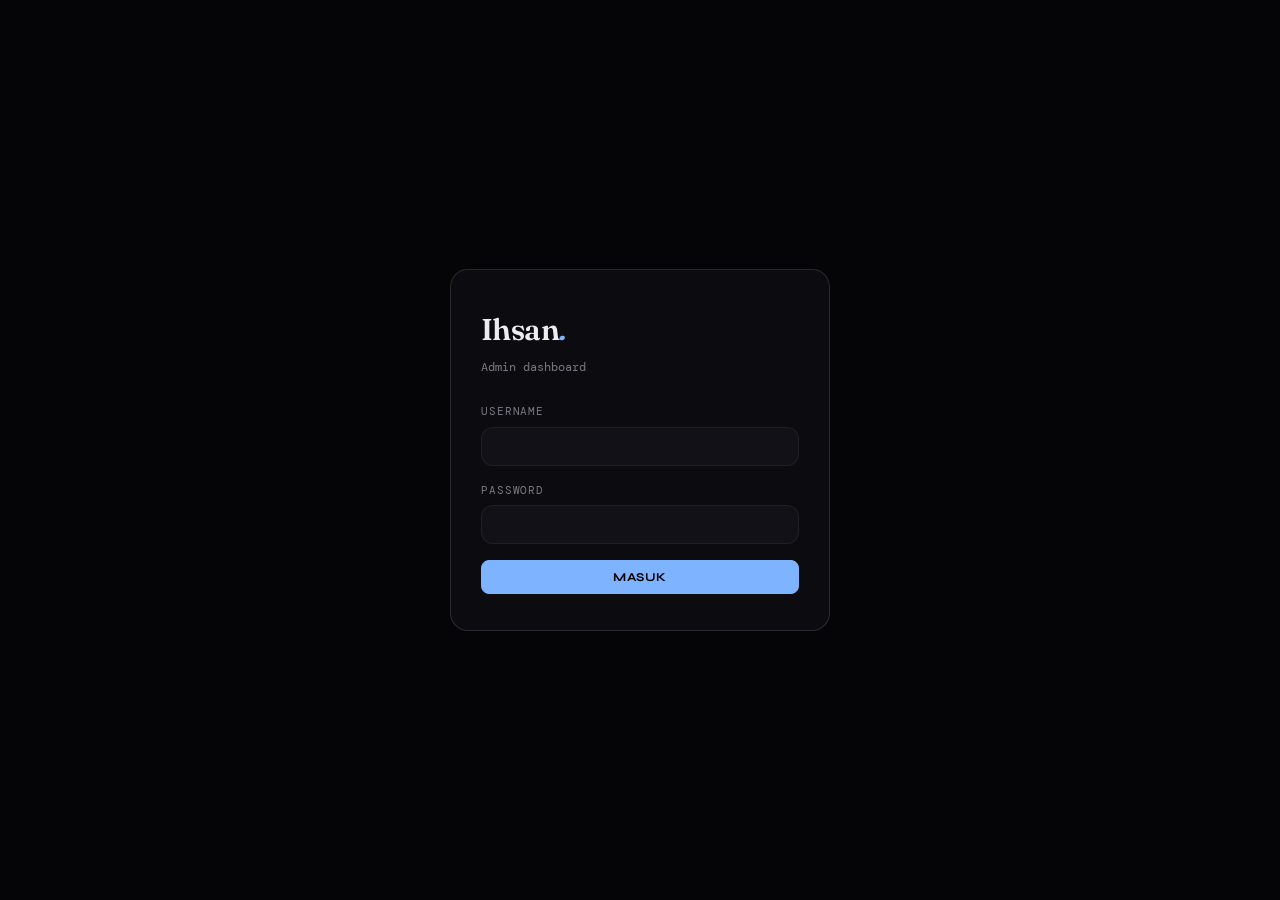
<file: admin.html>
<!doctype html>
<html lang="id">
  <head>
    <meta charset="UTF-8" />
    <meta name="viewport" content="width=device-width, initial-scale=1.0" />
    <meta name="robots" content="noindex, nofollow" />
    <title>Admin — Ihsan Portfolio</title>
    <link rel="preconnect" href="https://fonts.googleapis.com" />
    <link rel="preconnect" href="https://fonts.gstatic.com" crossorigin />
    <link
      href="https://fonts.googleapis.com/css2?family=Fraunces:ital,wght@0,600;0,700;1,400&family=DM+Mono:wght@400;500&family=Syne:wght@400;500;600;700&display=swap"
      rel="stylesheet"
    />
    <style>
      :root {
        --bg: #050507;
        --bg2: #0c0c10;
        --bg3: #111117;
        --bg4: #18181f;
        --border: rgba(255, 255, 255, 0.06);
        --border2: rgba(255, 255, 255, 0.12);
        --text: #ededf0;
        --muted: #7a7a85;
        --dim: #4a4a55;
        --accent: #7eb3ff;
        --green: #6fdfb2;
        --amber: #f5be71;
        --purple: #b89bf5;
        --red: #ff8c8c;
        --r: 12px;
        --rl: 18px;
      }
      *,
      *::before,
      *::after {
        box-sizing: border-box;
        margin: 0;
        padding: 0;
      }
      [hidden] {
        display: none !important;
      }
      body {
        background: var(--bg);
        color: var(--text);
        font-family: "Syne", sans-serif;
        font-size: 14px;
        line-height: 1.6;
        -webkit-font-smoothing: antialiased;
      }
      a {
        color: inherit;
        text-decoration: none;
      }
      button {
        font-family: inherit;
      }
      .muted {
        color: var(--muted);
      }
      .mono {
        font-family: "DM Mono", monospace;
      }

      /* ── Buttons & fields ── */
      .btn {
        display: inline-flex;
        align-items: center;
        justify-content: center;
        gap: 8px;
        padding: 9px 18px;
        border-radius: 8px;
        border: 0.5px solid var(--border2);
        background: transparent;
        color: var(--text);
        font-size: 12px;
        font-weight: 700;
        letter-spacing: 0.05em;
        text-transform: uppercase;
        cursor: pointer;
        transition: all 0.18s;
        white-space: nowrap;
      }
      .btn:hover {
        background: var(--bg3);
        border-color: var(--text);
      }
      .btn:disabled {
        opacity: 0.5;
        cursor: not-allowed;
      }
      .btn-primary {
        background: var(--accent);
        border-color: var(--accent);
        color: #000;
      }
      .btn-primary:hover {
        background: var(--accent);
        opacity: 0.88;
      }
      .btn-danger {
        color: var(--red);
        border-color: rgba(255, 140, 140, 0.3);
      }
      .btn-danger:hover {
        background: rgba(255, 140, 140, 0.08);
        border-color: var(--red);
      }
      .btn-sm {
        padding: 6px 12px;
        font-size: 11px;
      }
      .btn.loading::before {
        content: "";
        width: 12px;
        height: 12px;
        border: 2px solid rgba(0, 0, 0, 0.3);
        border-top-color: #000;
        border-radius: 50%;
        animation: spin 0.7s linear infinite;
      }
      .btn-ghost.loading::before {
        border-color: rgba(255, 255, 255, 0.3);
        border-top-color: #fff;
      }
      @keyframes spin {
        to {
          transform: rotate(360deg);
        }
      }

      .field {
        display: flex;
        flex-direction: column;
        gap: 6px;
        margin-bottom: 16px;
      }
      .field > span,
      .field > label {
        font-family: "DM Mono", monospace;
        font-size: 11px;
        letter-spacing: 0.08em;
        text-transform: uppercase;
        color: var(--muted);
      }
      .hint {
        font-size: 11px;
        color: var(--dim);
        font-family: "DM Mono", monospace;
        text-transform: none;
        letter-spacing: 0;
      }
      input[type="text"],
      input[type="password"],
      input[type="number"],
      input[type="url"],
      select,
      textarea {
        width: 100%;
        background: var(--bg3);
        border: 0.5px solid var(--border);
        border-radius: var(--r);
        padding: 10px 14px;
        color: var(--text);
        font-family: inherit;
        font-size: 14px;
        outline: none;
        transition: border-color 0.2s;
      }
      input:focus,
      select:focus,
      textarea:focus {
        border-color: var(--accent);
      }
      textarea {
        min-height: 120px;
        resize: vertical;
        line-height: 1.7;
      }
      select {
        appearance: none;
        background-image: url("data:image/svg+xml,%3Csvg xmlns='http://www.w3.org/2000/svg' width='10' height='6'%3E%3Cpath d='M1 1l4 4 4-4' stroke='%237a7a85' fill='none' stroke-width='1.5'/%3E%3C/svg%3E");
        background-repeat: no-repeat;
        background-position: right 14px center;
        padding-right: 34px;
      }
      input::placeholder,
      textarea::placeholder {
        color: var(--dim);
      }
      .form-error {
        color: var(--red);
        font-family: "DM Mono", monospace;
        font-size: 12px;
        margin-bottom: 12px;
      }

      /* ── Login ── */
      .login-view {
        min-height: 100vh;
        display: flex;
        align-items: center;
        justify-content: center;
        padding: 24px;
      }
      .login-card {
        width: 100%;
        max-width: 380px;
        background: var(--bg2);
        border: 0.5px solid var(--border2);
        border-radius: var(--rl);
        padding: 36px 30px;
      }
      .login-card .brand {
        margin-bottom: 4px;
      }
      .login-card .muted {
        margin-bottom: 26px;
        font-family: "DM Mono", monospace;
        font-size: 12px;
      }
      .login-card .btn {
        width: 100%;
      }

      /* ── Topbar ── */
      .brand {
        font-family: "Fraunces", serif;
        font-size: 20px;
        font-weight: 600;
        letter-spacing: -0.02em;
      }
      .brand em {
        color: var(--accent);
        font-style: italic;
      }
      .brand.big {
        font-size: 30px;
      }
      .brand small {
        font-family: "DM Mono", monospace;
        font-size: 11px;
        font-weight: 400;
        color: var(--muted);
        margin-left: 6px;
        letter-spacing: 0.08em;
        text-transform: uppercase;
      }
      .topbar {
        position: sticky;
        top: 0;
        z-index: 50;
        display: flex;
        align-items: center;
        gap: 28px;
        padding: 0 32px;
        height: 60px;
        background: rgba(5, 5, 7, 0.85);
        backdrop-filter: blur(16px);
        border-bottom: 0.5px solid var(--border);
      }
      .tabs {
        display: flex;
        gap: 4px;
        flex: 1;
        overflow-x: auto;
      }
      .tab {
        background: transparent;
        border: 0;
        color: var(--muted);
        font-size: 12px;
        font-weight: 700;
        letter-spacing: 0.06em;
        text-transform: uppercase;
        padding: 8px 14px;
        border-radius: 8px;
        cursor: pointer;
        display: inline-flex;
        align-items: center;
        gap: 8px;
        white-space: nowrap;
      }
      .tab:hover {
        color: var(--text);
      }
      .tab.active {
        background: var(--bg3);
        color: var(--text);
      }
      .badge {
        background: var(--accent);
        color: #000;
        font-family: "DM Mono", monospace;
        font-size: 10px;
        font-weight: 500;
        padding: 1px 7px;
        border-radius: 100px;
      }
      .top-actions {
        display: flex;
        align-items: center;
        gap: 14px;
        font-size: 12px;
        color: var(--muted);
      }
      .top-actions a:hover {
        color: var(--text);
      }

      main.wrap {
        max-width: 1100px;
        margin: 0 auto;
        padding: 36px 32px 80px;
      }
      .page-head {
        display: flex;
        align-items: flex-end;
        justify-content: space-between;
        gap: 16px;
        margin-bottom: 26px;
        flex-wrap: wrap;
      }
      h1 {
        font-family: "Fraunces", serif;
        font-size: 32px;
        font-weight: 600;
        letter-spacing: -0.03em;
        line-height: 1.1;
      }
      h1 em {
        font-style: italic;
        color: var(--muted);
      }

      /* ── Projects list ── */
      .list {
        background: var(--bg2);
        border: 0.5px solid var(--border);
        border-radius: var(--rl);
        overflow: hidden;
      }
      .row {
        display: grid;
        grid-template-columns: 64px 1fr 160px 90px 70px 150px;
        gap: 16px;
        align-items: center;
        padding: 12px 18px;
        border-top: 0.5px solid var(--border);
      }
      .row:first-child {
        border-top: 0;
      }
      .row.head {
        font-family: "DM Mono", monospace;
        font-size: 10px;
        letter-spacing: 0.1em;
        text-transform: uppercase;
        color: var(--dim);
        background: var(--bg3);
        padding-top: 10px;
        padding-bottom: 10px;
      }
      .row:not(.head):hover {
        background: var(--bg3);
      }
      .thumb {
        width: 64px;
        height: 44px;
        border-radius: 8px;
        background: var(--bg4);
        border: 0.5px solid var(--border);
        overflow: hidden;
        display: flex;
        align-items: center;
        justify-content: center;
        color: var(--dim);
        font-size: 10px;
        font-family: "DM Mono", monospace;
      }
      .thumb img {
        width: 100%;
        height: 100%;
        object-fit: cover;
      }
      .p-title {
        font-weight: 700;
        font-size: 14px;
        line-height: 1.35;
      }
      .p-slug {
        font-family: "DM Mono", monospace;
        font-size: 11px;
        color: var(--dim);
      }
      .cat-badge {
        font-family: "DM Mono", monospace;
        font-size: 10px;
        letter-spacing: 0.06em;
        text-transform: uppercase;
        padding: 3px 10px;
        border-radius: 100px;
        width: fit-content;
      }
      .cat-ai-ds {
        background: rgba(184, 155, 245, 0.12);
        color: var(--purple);
      }
      .cat-fullstack {
        background: rgba(126, 179, 255, 0.12);
        color: var(--accent);
      }
      .cat-iot {
        background: rgba(245, 190, 113, 0.12);
        color: var(--amber);
      }
      .cat-umkm {
        background: rgba(111, 223, 178, 0.12);
        color: var(--green);
      }
      .row .order {
        font-family: "DM Mono", monospace;
        color: var(--muted);
      }
      .actions {
        display: flex;
        gap: 6px;
        justify-content: flex-end;
      }

      .switch {
        position: relative;
        display: inline-block;
        width: 38px;
        height: 22px;
      }
      .switch input {
        opacity: 0;
        width: 0;
        height: 0;
        position: absolute;
      }
      .switch span {
        position: absolute;
        inset: 0;
        background: var(--bg4);
        border: 0.5px solid var(--border2);
        border-radius: 100px;
        cursor: pointer;
        transition: 0.2s;
      }
      .switch span::before {
        content: "";
        position: absolute;
        width: 16px;
        height: 16px;
        left: 2px;
        top: 2px;
        background: var(--muted);
        border-radius: 50%;
        transition: 0.2s;
      }
      .switch input:checked + span {
        background: rgba(126, 179, 255, 0.18);
        border-color: var(--accent);
      }
      .switch input:checked + span::before {
        transform: translateX(16px);
        background: var(--accent);
      }
      .switch input:disabled + span {
        opacity: 0.5;
      }

      .empty {
        padding: 56px 20px;
        text-align: center;
        color: var(--muted);
        line-height: 1.8;
        display: flex;
        flex-direction: column;
        align-items: center;
        gap: 14px;
      }
      .sk {
        background: linear-gradient(
          90deg,
          var(--bg3) 25%,
          var(--bg4) 50%,
          var(--bg3) 75%
        );
        background-size: 200% 100%;
        animation: shimmer 1.4s linear infinite;
        border-radius: 8px;
      }
      @keyframes shimmer {
        to {
          background-position: -200% 0;
        }
      }

      /* ── Editor ── */
      .editor-grid {
        display: grid;
        grid-template-columns: 1fr 340px;
        gap: 28px;
        align-items: start;
      }
      .card {
        background: var(--bg2);
        border: 0.5px solid var(--border);
        border-radius: var(--rl);
        padding: 24px;
      }
      .card + .card {
        margin-top: 16px;
      }
      .card h3 {
        font-family: "DM Mono", monospace;
        font-size: 11px;
        letter-spacing: 0.14em;
        text-transform: uppercase;
        color: var(--accent);
        margin-bottom: 18px;
        font-weight: 500;
      }
      .check {
        display: flex;
        align-items: center;
        gap: 10px;
        cursor: pointer;
        font-size: 14px;
      }
      .check input {
        width: 16px;
        height: 16px;
        accent-color: var(--accent);
      }
      .editor-bar {
        position: sticky;
        bottom: 0;
        display: flex;
        gap: 10px;
        justify-content: flex-end;
        padding: 14px 0;
        margin-top: 20px;
        background: linear-gradient(to top, var(--bg) 60%, transparent);
      }

      .tags-box {
        display: flex;
        flex-wrap: wrap;
        gap: 6px;
        align-items: center;
        background: var(--bg3);
        border: 0.5px solid var(--border);
        border-radius: var(--r);
        padding: 8px 10px;
        transition: border-color 0.2s;
        cursor: text;
      }
      .tags-box:focus-within {
        border-color: var(--accent);
      }
      .tags-box input {
        flex: 1;
        min-width: 110px;
        background: transparent;
        border: 0;
        padding: 4px;
        font-size: 13px;
      }
      .tags-box input:focus {
        border: 0;
      }
      .chip {
        display: inline-flex;
        align-items: center;
        gap: 6px;
        font-family: "DM Mono", monospace;
        font-size: 11px;
        padding: 3px 6px 3px 10px;
        border-radius: 6px;
        background: var(--bg4);
        border: 0.5px solid var(--border2);
        color: var(--text);
      }
      .chip button {
        background: none;
        border: 0;
        color: var(--muted);
        cursor: pointer;
        font-size: 14px;
        line-height: 1;
        padding: 0 2px;
      }
      .chip button:hover {
        color: var(--red);
      }
      .chip.sm {
        padding: 2px 8px;
        font-size: 10px;
      }

      .thumb-preview {
        aspect-ratio: 16/10;
        border-radius: var(--r);
        background: var(--bg3);
        border: 0.5px dashed var(--border2);
        overflow: hidden;
        display: flex;
        align-items: center;
        justify-content: center;
        color: var(--dim);
        font-family: "DM Mono", monospace;
        font-size: 11px;
        margin-bottom: 10px;
      }
      .thumb-preview img {
        width: 100%;
        height: 100%;
        object-fit: cover;
      }
      .inline {
        display: flex;
        gap: 8px;
      }
      .inline input {
        flex: 1;
      }

      .g-toolbar {
        display: grid;
        grid-template-columns: 120px auto 1fr auto;
        gap: 8px;
        align-items: center;
        margin-bottom: 16px;
      }
      .gallery {
        display: grid;
        grid-template-columns: repeat(auto-fill, minmax(170px, 1fr));
        gap: 10px;
      }
      .g-item {
        position: relative;
        background: var(--bg3);
        border: 0.5px solid var(--border);
        border-radius: var(--r);
        overflow: hidden;
      }
      .g-thumb {
        aspect-ratio: 4/3;
        background: var(--bg4);
        display: flex;
        align-items: center;
        justify-content: center;
      }
      .g-thumb img {
        width: 100%;
        height: 100%;
        object-fit: cover;
      }
      .g-video {
        font-family: "DM Mono", monospace;
        font-size: 11px;
        color: var(--muted);
      }
      .g-meta {
        padding: 8px;
        display: flex;
        flex-direction: column;
        gap: 6px;
      }
      .g-cap {
        font-size: 12px;
        color: var(--muted);
        min-height: 18px;
      }
      .g-cap-input {
        padding: 6px 8px !important;
        font-size: 12px !important;
        border-radius: 6px !important;
      }
      .g-rm {
        position: absolute;
        top: 6px;
        right: 6px;
        width: 24px;
        height: 24px;
        border-radius: 50%;
        border: 0;
        background: rgba(0, 0, 0, 0.7);
        color: #fff;
        cursor: pointer;
        font-size: 14px;
      }
      .g-rm:hover {
        background: var(--red);
        color: #000;
      }

      /* ── Messages ── */
      .filters {
        display: flex;
        gap: 6px;
      }
      .msg {
        background: var(--bg2);
        border: 0.5px solid var(--border);
        border-radius: var(--rl);
        padding: 20px 22px;
        margin-bottom: 10px;
        position: relative;
      }
      .msg.unread {
        border-color: rgba(126, 179, 255, 0.35);
      }
      .msg.unread::before {
        content: "";
        position: absolute;
        left: -4px;
        top: 26px;
        width: 8px;
        height: 8px;
        border-radius: 50%;
        background: var(--accent);
        box-shadow: 0 0 8px var(--accent);
      }
      .msg-head {
        display: flex;
        justify-content: space-between;
        gap: 12px;
        flex-wrap: wrap;
        margin-bottom: 10px;
      }
      .msg-name {
        font-weight: 700;
        font-size: 15px;
      }
      .msg-email {
        font-family: "DM Mono", monospace;
        font-size: 12px;
        color: var(--accent);
      }
      .msg-date {
        font-family: "DM Mono", monospace;
        font-size: 11px;
        color: var(--dim);
      }
      .msg-subject {
        font-weight: 600;
        margin-bottom: 6px;
      }
      .msg-body {
        white-space: pre-wrap;
        color: var(--muted);
        line-height: 1.8;
        word-break: break-word;
      }
      .msg-actions {
        display: flex;
        gap: 8px;
        margin-top: 16px;
        flex-wrap: wrap;
      }

      /* ── Konten (Stack / Experience / Credentials) ── */
      .crow {
        display: grid;
        grid-template-columns: 12px 1fr 60px 150px;
        gap: 16px;
        align-items: center;
        padding: 14px 18px;
        border-top: 0.5px solid var(--border);
      }
      .crow:first-child {
        border-top: 0;
      }
      .crow:hover {
        background: var(--bg3);
      }
      .cdot {
        width: 10px;
        height: 10px;
        border-radius: 50%;
      }

      .modal {
        position: fixed;
        inset: 0;
        z-index: 300;
        display: flex;
        align-items: center;
        justify-content: center;
        padding: 20px;
      }
      .modal-bg {
        position: absolute;
        inset: 0;
        background: rgba(0, 0, 0, 0.72);
        backdrop-filter: blur(6px);
      }
      .modal-panel {
        position: relative;
        width: 100%;
        max-width: 560px;
        max-height: calc(100vh - 40px);
        display: flex;
        flex-direction: column;
        background: var(--bg2);
        border: 0.5px solid var(--border2);
        border-radius: var(--rl);
        animation: fadeUp 0.3s ease both;
      }
      .modal-head {
        display: flex;
        justify-content: space-between;
        align-items: center;
        padding: 18px 24px;
        border-bottom: 0.5px solid var(--border);
      }
      .modal-head h3 {
        font-family: "Fraunces", serif;
        font-size: 22px;
        font-weight: 600;
        letter-spacing: -0.02em;
      }
      .modal-x {
        width: 32px;
        height: 32px;
        border-radius: 50%;
        border: 0.5px solid var(--border2);
        background: var(--bg3);
        color: var(--text);
        cursor: pointer;
      }
      .modal-body {
        padding: 24px;
        overflow-y: auto;
      }
      .modal-foot {
        display: flex;
        justify-content: flex-end;
        gap: 10px;
        padding: 14px 24px;
        border-top: 0.5px solid var(--border);
      }
      .rows {
        display: flex;
        flex-direction: column;
        gap: 8px;
      }
      .r {
        display: grid;
        grid-template-columns: 1fr 36px;
        gap: 8px;
      }
      .r .btn {
        padding: 0;
      }

      /* ── Toast ── */
      .toast-wrap {
        position: fixed;
        right: 20px;
        bottom: 20px;
        z-index: 500;
        display: flex;
        flex-direction: column;
        gap: 8px;
        max-width: calc(100vw - 40px);
      }
      .toast {
        padding: 12px 16px;
        border-radius: var(--r);
        border: 0.5px solid;
        background: var(--bg3);
        font-family: "DM Mono", monospace;
        font-size: 12px;
        line-height: 1.6;
        animation: fadeUp 0.3s ease both;
      }
      .toast.success {
        color: var(--green);
        border-color: rgba(111, 223, 178, 0.35);
      }
      .toast.error {
        color: var(--red);
        border-color: rgba(255, 140, 140, 0.35);
      }
      @keyframes fadeUp {
        from {
          opacity: 0;
          transform: translateY(12px);
        }
        to {
          opacity: 1;
          transform: none;
        }
      }

      /* ── Responsive ── */
      @media (max-width: 900px) {
        .editor-grid {
          grid-template-columns: 1fr;
        }
        .g-toolbar {
          grid-template-columns: 1fr 1fr;
        }
        .g-toolbar input {
          grid-column: 1/-1;
          order: 3;
        }
      }
      @media (max-width: 760px) {
        .topbar {
          padding: 0 16px;
          gap: 10px;
          height: auto;
          min-height: 56px;
          flex-wrap: wrap;
          padding-top: 8px;
          padding-bottom: 8px;
        }
        .top-actions a {
          display: none;
        }
        main.wrap {
          padding: 24px 16px 80px;
        }
        .row.head {
          display: none;
        }
        .row {
          grid-template-columns: 56px 1fr auto;
          gap: 10px 12px;
        }
        .row .thumb {
          width: 56px;
          height: 40px;
        }
        .row .c-cat,
        .row .order {
          display: none;
        }
        .row .actions {
          grid-column: 1/-1;
          justify-content: flex-start;
        }
        .crow {
          grid-template-columns: 12px 1fr;
        }
        .crow .order {
          display: none;
        }
        .crow .actions {
          grid-column: 1/-1;
          justify-content: flex-start;
        }
        h1 {
          font-size: 26px;
        }
      }
      /* ── Kalkulator penawaran ── */
      .q-row {
        display: grid;
        grid-template-columns: 1fr 110px 70px 80px 36px;
        gap: 8px;
        margin-bottom: 8px;
        align-items: center;
      }
      .q-ext {
        grid-template-columns: 1fr 150px 36px;
      }
      .q-head span {
        font-family: "DM Mono", monospace;
        font-size: 10px;
        letter-spacing: 0.08em;
        text-transform: uppercase;
        color: var(--dim);
      }
      .q-row .btn {
        padding: 0;
      }
      .q-line {
        display: flex;
        justify-content: space-between;
        gap: 12px;
        padding: 8px 0;
        border-bottom: 0.5px solid var(--border);
        font-size: 13px;
        color: var(--muted);
      }
      .q-line strong {
        color: var(--text);
        font-weight: 600;
      }
      .q-total {
        font-family: "Fraunces", serif;
        font-size: 28px;
        font-weight: 600;
        margin-top: 14px;
      }
      @media (max-width: 560px) {
        .q-row {
          grid-template-columns: 1fr 90px 56px 64px 32px;
          gap: 6px;
        }
        .q-ext {
          grid-template-columns: 1fr 110px 32px;
        }
      }

      /* ── Dokumen bisnis ── */
      input[type="date"] {
        width: 100%;
        background: var(--bg3);
        border: 0.5px solid var(--border);
        border-radius: var(--r);
        padding: 10px 14px;
        color: var(--text);
        font-family: inherit;
        font-size: 14px;
        outline: none;
        color-scheme: dark;
      }
      input[type="date"]:focus {
        border-color: var(--accent);
      }
      .drow {
        display: grid;
        grid-template-columns: 1.2fr 1.2fr 150px 300px;
        gap: 16px;
        align-items: center;
        padding: 14px 18px;
        border-top: 0.5px solid var(--border);
      }
      .b-ans div {
        padding: 10px 0;
        border-bottom: 0.5px solid var(--border);
      }
      .b-ans dt {
        font-family: "DM Mono", monospace;
        font-size: 11px;
        letter-spacing: 0.06em;
        text-transform: uppercase;
        color: var(--muted);
      }
      .b-ans dd {
        margin-top: 2px;
        font-size: 14px;
      }
      .drow:first-child {
        border-top: 0;
      }
      .drow:hover {
        background: var(--bg3);
      }
      .d-status {
        padding: 7px 10px;
        font-size: 13px;
      }
      #docForm {
        max-width: 720px;
      }
      .q-row.i-row {
        grid-template-columns: 1fr 70px 140px 36px;
      }
      .i-total {
        margin-top: 6px;
      }
      @media (max-width: 760px) {
        .drow {
          grid-template-columns: 1fr;
          gap: 8px;
        }
        .drow .actions {
          justify-content: flex-start;
        }
        .q-row.i-row {
          grid-template-columns: 1fr 56px 100px 32px;
        }
      }
    </style>
  </head>
  <body>
    <div class="toast-wrap" id="toastWrap" aria-live="polite"></div>

    <!-- LOGIN -->
    <main class="login-view" id="loginView" hidden>
      <form class="login-card" id="loginForm" novalidate>
        <div class="brand big">Ihsan<em>.</em></div>
        <p class="muted">Admin dashboard</p>
        <label class="field"
          ><span>Username</span
          ><input type="text" name="username" autocomplete="username" required
        /></label>
        <label class="field"
          ><span>Password</span
          ><input
            type="password"
            name="password"
            autocomplete="current-password"
            required
        /></label>
        <p class="form-error" id="loginError" hidden></p>
        <button class="btn btn-primary" id="loginBtn" type="submit">
          Masuk
        </button>
      </form>
    </main>

    <!-- APP -->
    <div id="appView" hidden>
      <header class="topbar">
        <div class="brand">Ihsan<em>.</em><small>Admin</small></div>
        <nav class="tabs">
          <button class="tab active" data-tab="projects" type="button">
            Projects
          </button>
          <button class="tab" data-tab="skills" type="button">Stack</button>
          <button class="tab" data-tab="experiences" type="button">
            Experience
          </button>
          <button class="tab" data-tab="certifications" type="button">
            Credentials
          </button>
          <button class="tab" data-tab="services" type="button">Layanan</button>
          <button class="tab" data-tab="quote" type="button">Penawaran</button>
          <button class="tab" data-tab="docs" type="button">Dokumen</button>
          <button class="tab" data-tab="clients" type="button">Klien</button>
          <button class="tab" data-tab="messages" type="button">
            Messages <span class="badge" id="unreadBadge" hidden>0</span>
          </button>
        </nav>
        <div class="top-actions">
          <a href="index.html" target="_blank" rel="noopener">Lihat situs ↗</a>
          <button class="btn btn-sm" id="logoutBtn" type="button">
            Logout
          </button>
        </div>
      </header>

      <main class="wrap">
        <!-- Projects list -->
        <div id="projectsView">
          <div class="page-head">
            <h1>Kelola <em>karya</em></h1>
            <button class="btn btn-primary" id="addBtn" type="button">
              + Tambah project
            </button>
          </div>
          <div class="list" id="projectList"></div>
        </div>

        <!-- Editor -->
        <form id="editorView" hidden novalidate>
          <div class="page-head">
            <h1 id="editorTitle">Project <em>baru</em></h1>
            <button class="btn" id="backBtn" type="button">← Kembali</button>
          </div>

          <div class="editor-grid">
            <div>
              <div class="card">
                <h3>Konten</h3>
                <label class="field"
                  ><span>Judul *</span
                  ><input type="text" id="f_title" maxlength="200" required
                /></label>
                <label class="field"
                  ><span
                    >Slug
                    <i class="hint"
                      >— kosongkan untuk otomatis dari judul</i
                    ></span
                  ><input
                    type="text"
                    id="f_slug"
                    maxlength="200"
                    placeholder="contoh: smartscanner"
                /></label>
                <label class="field"
                  ><span
                    >Ringkasan
                    <i class="hint">— tampil di kartu (maks 1000)</i></span
                  ><textarea
                    id="f_summary"
                    maxlength="1000"
                    style="min-height: 90px"
                  ></textarea>
                </label>
                <label class="field"
                  ><span>Problem &amp; Solution</span
                  ><textarea
                    id="f_problemSolution"
                    style="min-height: 160px"
                  ></textarea>
                </label>
                <label class="field" style="margin-bottom: 0"
                  ><span>System Architecture</span
                  ><textarea
                    id="f_architectureNotes"
                    style="min-height: 160px"
                  ></textarea>
                </label>
              </div>

              <div class="card">
                <h3>Galeri media</h3>
                <div class="g-toolbar">
                  <select id="g_type">
                    <option value="image">Image</option>
                    <option value="diagram">Diagram</option>
                    <option value="video">Video (URL)</option>
                  </select>
                  <button
                    class="btn btn-sm btn-ghost"
                    id="g_uploadBtn"
                    type="button"
                  >
                    Upload file
                  </button>
                  <input
                    type="url"
                    id="g_url"
                    placeholder="atau tempel URL (https://...)"
                  />
                  <button class="btn btn-sm" id="g_addUrlBtn" type="button">
                    Tambah URL
                  </button>
                </div>
                <input
                  type="file"
                  id="g_file"
                  accept="image/jpeg,image/png,image/webp"
                  multiple
                  hidden
                />
                <div class="gallery" id="gallery"></div>
              </div>
            </div>

            <aside>
              <div class="card">
                <h3>Pengaturan</h3>
                <label class="field"
                  ><span>Kategori *</span>
                  <select id="f_category">
                    <option value="ai-ds">AI &amp; Data Science</option>
                    <option value="fullstack">Full Stack &amp; Mobile</option>
                    <option value="iot">IoT &amp; Hardware</option>
                    <option value="umkm">Website UMKM</option>
                  </select>
                </label>
                <label class="field"
                  ><span
                    >Urutan <i class="hint">— kecil tampil lebih dulu</i></span
                  ><input type="number" id="f_sortOrder" value="0" step="1"
                /></label>
                <label class="check"
                  ><input type="checkbox" id="f_isFeatured" /> Tandai sebagai
                  Featured</label
                >
              </div>

              <div class="card">
                <h3>Tech stack</h3>
                <div class="tags-box" id="tagsBox">
                  <span id="tagList" style="display: contents"></span>
                  <input
                    type="text"
                    id="tagInput"
                    placeholder="Ketik, lalu Enter"
                  />
                </div>
                <p class="hint" style="margin-top: 8px">
                  Enter atau koma untuk menambah. Backspace untuk menghapus yang
                  terakhir.
                </p>
              </div>

              <div class="card">
                <h3>Thumbnail</h3>
                <div class="thumb-preview" id="thumbPreview">
                  Belum ada gambar
                </div>
                <div class="inline" style="margin-bottom: 10px">
                  <button
                    class="btn btn-sm btn-ghost"
                    id="t_uploadBtn"
                    type="button"
                  >
                    Upload
                  </button>
                  <button class="btn btn-sm" id="t_clearBtn" type="button">
                    Hapus
                  </button>
                </div>
                <input
                  type="file"
                  id="t_file"
                  accept="image/jpeg,image/png,image/webp"
                  hidden
                />
                <input
                  type="url"
                  id="f_thumbnailUrl"
                  placeholder="atau tempel URL gambar"
                />
              </div>

              <div class="card">
                <h3>Link</h3>
                <label class="field"
                  ><span>Live Demo</span
                  ><input type="url" id="f_demoUrl" placeholder="https://..."
                /></label>
                <label class="field"
                  ><span>GitHub / Kaggle</span
                  ><input type="url" id="f_repoUrl" placeholder="https://..."
                /></label>
                <label class="field" style="margin-bottom: 0"
                  ><span
                    >Embed URL
                    <i class="hint">— iframe / YouTube / Wokwi</i></span
                  ><input type="url" id="f_embedUrl" placeholder="https://..."
                /></label>
              </div>
            </aside>
          </div>

          <div class="editor-bar">
            <button class="btn" id="cancelBtn" type="button">Batal</button>
            <button class="btn btn-primary" id="saveBtn" type="submit">
              Simpan project
            </button>
          </div>
        </form>

        <!-- Konten: Stack / Experience / Credentials -->
        <div id="contentView" hidden>
          <div class="page-head">
            <h1 id="contentTitle"></h1>
            <button
              class="btn btn-primary"
              id="contentAdd"
              type="button"
            ></button>
          </div>
          <div class="list" id="contentList"></div>
        </div>

        <!-- Penawaran (kalkulator internal) -->
        <div id="quoteView" hidden>
          <div class="page-head">
            <h1>Kalkulator <em>penawaran</em></h1>
            <div class="filters">
              <button class="btn btn-sm" id="q_reset" type="button">
                Reset
              </button>
              <button class="btn btn-sm" id="q_copy" type="button">
                Salin teks
              </button>
              <button class="btn btn-sm" id="q_saveNew" type="button" hidden>
                Simpan sebagai baru
              </button>
              <button class="btn btn-sm btn-primary" id="q_save" type="button">
                Simpan penawaran
              </button>
            </div>
          </div>
          <div class="editor-grid">
            <div>
              <div class="card">
                <h3>Untuk siapa</h3>
                <p
                  class="hint"
                  id="q_editing"
                  style="margin-bottom: 12px"
                  hidden
                ></p>
                <label class="field"
                  ><span>Klien</span
                  ><select id="q_client"></select
                ></label>
                <label class="field" style="margin-bottom: 0"
                  ><span>Nama proyek / paket</span
                  ><input type="text" id="q_project" maxlength="200"
                /></label>
              </div>
              <div class="card">
                <h3>Rincian modul</h3>
                <div class="q-row q-head">
                  <span>Modul / fitur</span><span>Kesulitan</span
                  ><span>Hari</span><span>Jam/hari</span><span></span>
                </div>
                <div id="q_modules"></div>
                <button
                  class="btn btn-sm"
                  id="q_addModule"
                  type="button"
                  style="margin-top: 10px"
                >
                  + Tambah modul
                </button>
              </div>
              <div class="card">
                <h3>Biaya eksternal</h3>
                <div id="q_ext"></div>
                <button
                  class="btn btn-sm"
                  id="q_addExt"
                  type="button"
                  style="margin-top: 10px"
                >
                  + Tambah biaya
                </button>
              </div>
            </div>
            <aside>
              <div class="card">
                <h3>Tarif</h3>
                <label class="field"
                  ><span>Tarif per jam (Rp)</span
                  ><input type="number" id="q_rate" min="0"
                /></label>
                <label class="field" style="margin-bottom: 0"
                  ><span>Margin / kontingensi (%)</span
                  ><input type="number" id="q_margin" min="0"
                /></label>
              </div>
              <div class="card">
                <h3>Potongan harga</h3>
                <label class="field" style="margin-bottom: 0"
                  ><span
                    >Potongan (Rp)
                    <i class="hint">— menyesuaikan harga fix</i></span
                  ><input type="number" id="q_discount" min="0"
                /></label>
              </div>
              <div class="card">
                <h3>Hasil</h3>
                <div id="q_result"></div>
              </div>
            </aside>
          </div>
        </div>

        <!-- Dokumen bisnis -->
        <div id="docsView" hidden>
          <div class="page-head">
            <h1>Dokumen <em>bisnis</em></h1>
            <div class="filters">
              <button class="btn btn-sm" id="d_settings" type="button">
                Pengaturan usaha
              </button>
              <button class="btn btn-sm" id="d_newQuote" type="button">
                + Penawaran
              </button>
              <button class="btn btn-sm" id="d_newContract" type="button">
                + Kontrak
              </button>
              <button class="btn btn-sm" id="d_newBrief" type="button">
                + Brief
              </button>
              <button
                class="btn btn-sm btn-primary"
                id="d_newInvoice"
                type="button"
              >
                + Invoice
              </button>
            </div>
          </div>
          <div class="filters" style="margin-bottom: 16px">
            <button class="btn btn-sm" data-df="all" type="button">
              Semua
            </button>
            <button class="btn btn-sm btn-ghost" data-df="quote" type="button">
              Penawaran
            </button>
            <button
              class="btn btn-sm btn-ghost"
              data-df="invoice"
              type="button"
            >
              Invoice
            </button>
            <button
              class="btn btn-sm btn-ghost"
              data-df="contract"
              type="button"
            >
              Kontrak
            </button>
            <button class="btn btn-sm btn-ghost" data-df="brief" type="button">
              Brief
            </button>
          </div>
          <div class="list" id="docList"></div>
        </div>

        <!-- Messages -->
        <div id="messagesView" hidden>
          <div class="page-head">
            <h1>Inbox <em>pesan</em></h1>
            <div class="filters">
              <button class="btn btn-sm" data-mf="all" type="button">
                Semua
              </button>
              <button
                class="btn btn-sm btn-ghost"
                data-mf="unread"
                type="button"
              >
                Belum dibaca
              </button>
            </div>
          </div>
          <div id="messageList"></div>
        </div>
      </main>
    </div>

    <!-- Modal form (Stack / Experience / Credentials) -->
    <div class="modal" id="modal" hidden>
      <div class="modal-bg" data-close></div>
      <form class="modal-panel" id="modalForm" novalidate>
        <div class="modal-head">
          <h3 id="mTitle"></h3>
          <button type="button" class="modal-x" data-close aria-label="Tutup">
            ✕
          </button>
        </div>
        <div class="modal-body" id="mFields"></div>
        <div class="modal-foot">
          <button type="button" class="btn" data-close>Batal</button>
          <button type="submit" class="btn btn-primary" id="mSave">
            Simpan
          </button>
        </div>
      </form>
    </div>

    <div class="modal" id="docModal" hidden>
      <div class="modal-bg" data-dclose></div>
      <form class="modal-panel" id="docForm" novalidate>
        <div class="modal-head">
          <h3 id="dTitle"></h3>
          <button type="button" class="modal-x" data-dclose aria-label="Tutup">
            ✕
          </button>
        </div>
        <div class="modal-body" id="dFields"></div>
        <div class="modal-foot">
          <button type="button" class="btn" data-dclose>Batal</button>
          <button type="submit" class="btn btn-primary" id="dSave">
            Simpan
          </button>
        </div>
      </form>
    </div>

    <script src="js/config.js"></script>
    <script>
      (function () {
        "use strict";

        const API = window.APP_CONFIG.API_BASE_URL.replace(/\/$/, "");
        const TOKEN_KEY = "artech_admin_token";
        const CATS = {
          "ai-ds": "AI & Data Science",
          fullstack: "Full Stack & Mobile",
          iot: "IoT & Hardware",
          umkm: "Website UMKM",
        };

        const $ = (s, r = document) => r.querySelector(s);
        const esc = (s) =>
          String(s ?? "").replace(
            /[&<>"']/g,
            (c) =>
              ({
                "&": "&amp;",
                "<": "&lt;",
                ">": "&gt;",
                '"': "&quot;",
                "'": "&#39;",
              })[c],
          );
        const isHttp = (u) => {
          try {
            return /^https?:$/.test(new URL(u).protocol);
          } catch {
            return false;
          }
        };

        const state = {
          projects: [],
          messages: [],
          msgFilter: "all",
          ed: null,
        };

        const VIEW_KEY = "artech_admin_view";
        const saveView = (v) => {
          try {
            sessionStorage.setItem(VIEW_KEY, JSON.stringify(v));
          } catch {}
        };
        const readView = () => {
          try {
            return JSON.parse(sessionStorage.getItem(VIEW_KEY) || "null");
          } catch {
            return null;
          }
        };
        const wasReload =
          (performance.getEntriesByType("navigation")[0] || {}).type ===
          "reload";

        /* ───────── Toast ───────── */
        function toast(msg, type = "success") {
          const t = document.createElement("div");
          t.className = "toast " + type;
          t.textContent = msg;
          $("#toastWrap").appendChild(t);
          setTimeout(() => t.remove(), type === "error" ? 6000 : 3500);
        }

        function setLoading(btn, on, label) {
          if (on) {
            btn.dataset.label = btn.textContent;
            btn.textContent = label || "Memproses...";
          } else if (btn.dataset.label) btn.textContent = btn.dataset.label;
          btn.disabled = on;
          btn.classList.toggle("loading", on);
        }

        /* ───────── API ───────── */
        async function request(path, { method = "GET", body, form } = {}) {
          const headers = {};
          const token = localStorage.getItem(TOKEN_KEY);
          if (token) headers.Authorization = "Bearer " + token;
          let payload;
          if (form) payload = form;
          else if (body !== undefined) {
            headers["Content-Type"] = "application/json";
            payload = JSON.stringify(body);
          }

          let res;
          try {
            res = await fetch(API + path, { method, headers, body: payload });
          } catch {
            throw new Error(
              "Tidak bisa terhubung ke server. Pastikan backend aktif.",
            );
          }
          let data = null;
          try {
            data = await res.json();
          } catch {
            /* 204 */
          }

          if (!res.ok) {
            if (res.status === 401 && path !== "/auth/login") {
              logout("Sesi berakhir, silakan login lagi.");
            }
            const msg =
              data && data.details && data.details.length
                ? data.details.map((d) => `${d.field}: ${d.message}`).join("; ")
                : (data && data.error) || `Permintaan gagal (${res.status})`;
            const err = new Error(msg);
            err.status = res.status;
            throw err;
          }
          return data;
        }

        async function compressImage(file, maxBytes = 600 * 1024) {
          const bmp = await createImageBitmap(file);
          let scale = Math.min(1, 1600 / Math.max(bmp.width, bmp.height));
          for (let attempt = 0; attempt < 4; attempt++) {
            const w = Math.round(bmp.width * scale);
            const h = Math.round(bmp.height * scale);
            const canvas = document.createElement("canvas");
            canvas.width = w;
            canvas.height = h;
            canvas.getContext("2d").drawImage(bmp, 0, 0, w, h);
            for (const q of [0.85, 0.75, 0.65, 0.55]) {
              const blob = await new Promise((res) =>
                canvas.toBlob(res, "image/webp", q),
              );
              if (blob && blob.size <= maxBytes) return blob;
            }
            scale *= 0.8;
          }
          throw new Error(
            "Gambar sulit dikompres di bawah 600 KB, coba gambar lain",
          );
        }

        function blobToBase64(blob) {
          return new Promise((res, rej) => {
            const r = new FileReader();
            r.onload = () => res(String(r.result).split(",")[1]);
            r.onerror = () => rej(new Error("Gagal membaca file"));
            r.readAsDataURL(blob);
          });
        }

        async function uploadFile(file) {
          if (!/^image\/(jpeg|png|webp)$/.test(file.type))
            throw new Error(`${file.name}: hanya JPG, PNG, atau WEBP`);
          if (file.size > 20 * 1024 * 1024)
            throw new Error(`${file.name}: ukuran maksimal 20MB`);
          const blob = await compressImage(file);
          const contentBase64 = await blobToBase64(blob);
          const { url } = await request("/admin/upload", {
            method: "POST",
            body: { name: file.name, contentBase64 },
          });
          return url;
        }

        /* ───────── Auth / views ───────── */
        const CONTENT_TABS = [
          "skills",
          "experiences",
          "certifications",
          "services",
          "clients",
        ];

        function showLogin(msg) {
          $("#appView").hidden = true;
          $("#loginView").hidden = false;
          if (msg) toast(msg, "error");
        }

        function showApp() {
          $("#loginView").hidden = true;
          $("#appView").hidden = false;
          showTab("projects");
          loadProjects();
          loadMessages();
        }

        function logout(msg) {
          localStorage.removeItem(TOKEN_KEY);
          state.ed = null;
          showLogin(msg);
        }

        $("#loginForm").addEventListener("submit", async (e) => {
          e.preventDefault();
          const err = $("#loginError");
          err.hidden = true;
          const username = e.target.username.value.trim();
          const password = e.target.password.value;
          if (!username || !password) {
            err.textContent = "Username dan password wajib diisi";
            err.hidden = false;
            return;
          }
          const btn = $("#loginBtn");
          setLoading(btn, true, "Masuk...");
          try {
            const { token } = await request("/auth/login", {
              method: "POST",
              body: { username, password },
            });
            localStorage.setItem(TOKEN_KEY, token);
            e.target.reset();
            showApp();
          } catch (ex) {
            err.textContent = ex.message;
            err.hidden = false;
          } finally {
            setLoading(btn, false);
          }
        });

        $("#logoutBtn").addEventListener("click", () => logout());

        function showTab(name) {
          saveView({ tab: name });
          document
            .querySelectorAll(".tab")
            .forEach((t) =>
              t.classList.toggle("active", t.dataset.tab === name),
            );
          $("#projectsView").hidden = name !== "projects";
          $("#editorView").hidden = true;
          $("#messagesView").hidden = name !== "messages";
          $("#contentView").hidden = !CONTENT_TABS.includes(name);
          $("#quoteView").hidden = name !== "quote";
          $("#docsView").hidden = name !== "docs";
          if (CONTENT_TABS.includes(name)) openContent(name);
          if (name === "messages") loadMessages();
          if (name === "quote") renderQuote();
          if (name === "docs") openDocs();
        }
        document.querySelectorAll(".tab").forEach((t) =>
          t.addEventListener("click", () => {
            state.ed = null;
            showTab(t.dataset.tab);
          }),
        );

        /* ───────── Projects list ───────── */
        const listEl = $("#projectList");

        function skeletonRows() {
          listEl.innerHTML = Array.from(
            { length: 4 },
            () =>
              `<div class="row"><div class="sk" style="width:64px;height:44px"></div><div><div class="sk" style="height:14px;width:55%;margin-bottom:6px"></div><div class="sk" style="height:10px;width:30%"></div></div><div></div><div></div><div></div><div></div></div>`,
          ).join("");
        }

        async function loadProjects() {
          skeletonRows();
          try {
            state.projects = await request("/admin/projects");
            renderProjects();
          } catch (err) {
            listEl.innerHTML = `<div class="empty"><span>${esc(err.message)}</span><button class="btn btn-sm" id="retryProjects" type="button">Coba lagi</button></div>`;
          }
        }

        function renderProjects() {
          if (!state.projects.length) {
            listEl.innerHTML = `<div class="empty"><span>Belum ada project.</span><button class="btn btn-primary btn-sm" data-act="add" type="button">+ Tambah project pertama</button></div>`;
            return;
          }
          const head = `<div class="row head"><span></span><span>Project</span><span>Kategori</span><span>Featured</span><span>Urut</span><span></span></div>`;
          const rows = state.projects
            .map(
              (p) => `
      <div class="row">
        <div class="thumb">${isHttp(p.thumbnailUrl) ? `<img src="${esc(p.thumbnailUrl)}" alt="" loading="lazy" onerror="this.remove()">` : "—"}</div>
        <div>
          <div class="p-title">${esc(p.title)}</div>
          <div class="p-slug">/${esc(p.slug)}</div>
        </div>
        <div class="c-cat"><span class="cat-badge cat-${esc(p.category)}">${esc(CATS[p.category] || p.category)}</span></div>
        <div><label class="switch" title="Featured"><input type="checkbox" data-feat="${p.id}" ${p.isFeatured ? "checked" : ""}><span></span></label></div>
        <div class="order">${p.sortOrder}</div>
        <div class="actions">
          <button class="btn btn-sm" data-act="edit" data-id="${p.id}" type="button">Edit</button>
          <button class="btn btn-sm btn-danger" data-act="del" data-id="${p.id}" type="button">Hapus</button>
        </div>
      </div>`,
            )
            .join("");
          listEl.innerHTML = head + rows;
        }

        listEl.addEventListener("click", async (e) => {
          if (e.target.closest("#retryProjects")) return loadProjects();
          const btn = e.target.closest("[data-act]");
          if (!btn) return;
          const id = Number(btn.dataset.id);
          if (btn.dataset.act === "add") return openEditor();
          if (btn.dataset.act === "edit") return openEditor(id);
          if (btn.dataset.act === "del") {
            const p = state.projects.find((x) => x.id === id);
            if (
              !confirm(
                `Hapus project "${p ? p.title : id}"?\nGaleri dan file gambar lokalnya ikut terhapus.`,
              )
            )
              return;
            btn.disabled = true;
            try {
              await request(`/admin/projects/${id}`, { method: "DELETE" });
              state.projects = state.projects.filter((x) => x.id !== id);
              renderProjects();
              toast("Project dihapus");
            } catch (err) {
              btn.disabled = false;
              toast(err.message, "error");
            }
          }
        });

        listEl.addEventListener("change", async (e) => {
          const input = e.target.closest("input[data-feat]");
          if (!input) return;
          const id = Number(input.dataset.feat);
          const val = input.checked;
          input.disabled = true;
          try {
            await request(`/admin/projects/${id}`, {
              method: "PUT",
              body: { isFeatured: val },
            });
            const p = state.projects.find((x) => x.id === id);
            if (p) p.isFeatured = val;
            toast(val ? "Ditandai featured" : "Featured dilepas");
          } catch (err) {
            input.checked = !val;
            toast(err.message, "error");
          } finally {
            input.disabled = false;
          }
        });

        $("#addBtn").addEventListener("click", () => openEditor());

        /* ───────── Editor ───────── */
        const F = {
          title: $("#f_title"),
          slug: $("#f_slug"),
          summary: $("#f_summary"),
          problemSolution: $("#f_problemSolution"),
          architectureNotes: $("#f_architectureNotes"),
          category: $("#f_category"),
          sortOrder: $("#f_sortOrder"),
          isFeatured: $("#f_isFeatured"),
          thumbnailUrl: $("#f_thumbnailUrl"),
          demoUrl: $("#f_demoUrl"),
          repoUrl: $("#f_repoUrl"),
          embedUrl: $("#f_embedUrl"),
        };

        function fillForm(p) {
          F.title.value = p.title || "";
          F.slug.value = p.slug || "";
          F.summary.value = p.summary || "";
          F.problemSolution.value = p.problemSolution || "";
          F.architectureNotes.value = p.architectureNotes || "";
          F.category.value = p.category || "ai-ds";
          F.sortOrder.value = p.sortOrder ?? 0;
          F.isFeatured.checked = !!p.isFeatured;
          F.thumbnailUrl.value = p.thumbnailUrl || "";
          F.demoUrl.value = p.demoUrl || "";
          F.repoUrl.value = p.repoUrl || "";
          F.embedUrl.value = p.embedUrl || "";
          renderTags();
          renderGallery();
          updateThumb();
        }

        async function openEditor(id) {
          $("#projectsView").hidden = true;
          $("#messagesView").hidden = true;
          $("#editorView").hidden = false;
          window.scrollTo({ top: 0 });

          state.ed = {
            id: id || null,
            origSlug: "",
            techStack: [],
            gallery: [],
            removed: [],
          };
          saveView({ tab: "projects", edit: id || "new" });
          $("#editorTitle").innerHTML = id
            ? "Edit <em>project</em>"
            : "Project <em>baru</em>";
          $("#saveBtn").disabled = true;
          fillForm({});

          if (id) {
            try {
              const p = await request(`/admin/projects/${id}`);
              if (!state.ed || state.ed.id !== id) return;
              state.ed.origSlug = p.slug;
              state.ed.techStack = [...(p.techStack || [])];
              state.ed.gallery = (p.media || []).map((m) => ({ ...m }));
              fillForm(p);
            } catch (err) {
              toast(err.message, "error");
              closeEditor();
              return;
            }
          }
          $("#saveBtn").disabled = false;
          F.title.focus();
        }

        function closeEditor() {
          saveView({ tab: "projects" });
          state.ed = null;
          $("#editorView").hidden = true;
          $("#projectsView").hidden = false;
        }
        $("#backBtn").addEventListener("click", closeEditor);
        $("#cancelBtn").addEventListener("click", closeEditor);

        /* tags */
        const tagInput = $("#tagInput");
        function renderTags() {
          $("#tagList").innerHTML = state.ed.techStack
            .map(
              (t, i) =>
                `<span class="chip">${esc(t)}<button type="button" data-rm="${i}" aria-label="Hapus ${esc(t)}">×</button></span>`,
            )
            .join("");
        }
        function addTag(raw) {
          const v = raw.trim().replace(/,$/, "").trim();
          if (!v || !state.ed) return;
          if (v.length > 60) return toast("Tag maksimal 60 karakter", "error");
          if (state.ed.techStack.length >= 30)
            return toast("Maksimal 30 tag", "error");
          if (
            state.ed.techStack.some((t) => t.toLowerCase() === v.toLowerCase())
          )
            return;
          state.ed.techStack.push(v);
          renderTags();
        }
        tagInput.addEventListener("keydown", (e) => {
          if (e.key === "Enter" || e.key === ",") {
            e.preventDefault();
            addTag(tagInput.value);
            tagInput.value = "";
          } else if (
            e.key === "Backspace" &&
            !tagInput.value &&
            state.ed.techStack.length
          ) {
            state.ed.techStack.pop();
            renderTags();
          }
        });
        tagInput.addEventListener("blur", () => {
          addTag(tagInput.value);
          tagInput.value = "";
        });
        $("#tagsBox").addEventListener("click", (e) => {
          const rm = e.target.closest("[data-rm]");
          if (rm) {
            state.ed.techStack.splice(Number(rm.dataset.rm), 1);
            renderTags();
          } else tagInput.focus();
        });

        /* thumbnail */
        function updateThumb() {
          const url = F.thumbnailUrl.value.trim();
          $("#thumbPreview").innerHTML = isHttp(url)
            ? `<img src="${esc(url)}" alt="Preview" onerror="this.parentNode.textContent='Gambar tidak bisa dimuat'">`
            : "Belum ada gambar";
        }
        F.thumbnailUrl.addEventListener("input", updateThumb);
        $("#t_clearBtn").addEventListener("click", () => {
          F.thumbnailUrl.value = "";
          updateThumb();
        });
        $("#t_uploadBtn").addEventListener("click", () => $("#t_file").click());
        $("#t_file").addEventListener("change", async (e) => {
          const file = e.target.files[0];
          e.target.value = "";
          if (!file) return;
          const ed = state.ed;
          const btn = $("#t_uploadBtn");
          setLoading(btn, true, "Upload...");
          try {
            F.thumbnailUrl.value = await uploadFile(file);
            updateThumb();
            if (ed && ed.id) {
              // project sudah ada: langsung simpan, tidak bergantung klik Simpan
              await request(`/admin/projects/${ed.id}`, {
                method: "PUT",
                body: { thumbnailUrl: F.thumbnailUrl.value },
              });
              toast("Thumbnail tersimpan");
            } else {
              toast(
                "Thumbnail terupload. Klik Simpan project untuk menyimpan.",
              );
            }
          } catch (err) {
            toast(err.message, "error");
          } finally {
            setLoading(btn, false);
          }
        });

        /* gallery */
        const galleryEl = $("#gallery");
        function renderGallery() {
          const g = state.ed.gallery;
          galleryEl.innerHTML = g.length
            ? g
                .map(
                  (m, i) => `
      <figure class="g-item">
        <div class="g-thumb">${
          m.mediaType === "video"
            ? `<div class="g-video">▶ Video</div>`
            : `<img src="${esc(m.url)}" alt="" loading="lazy">`
        }</div>
        <div class="g-meta">
          <span class="chip sm" style="width:fit-content">${esc(m.mediaType)}${m.id ? "" : " · baru"}</span>
          ${
            m.id
              ? `<span class="g-cap">${esc(m.caption || "")}</span>`
              : `<input type="text" class="g-cap-input" data-i="${i}" maxlength="300" value="${esc(m.caption || "")}" placeholder="Caption (opsional)">`
          }
        </div>
        <button type="button" class="g-rm" data-rm="${i}" aria-label="Hapus media">×</button>
      </figure>`,
                )
                .join("")
            : `<p class="muted" style="grid-column:1/-1">Belum ada media. Upload gambar atau tambahkan URL.</p>`;
        }
        galleryEl.addEventListener("input", (e) => {
          const inp = e.target.closest(".g-cap-input");
          if (inp) state.ed.gallery[Number(inp.dataset.i)].caption = inp.value;
        });
        galleryEl.addEventListener("click", (e) => {
          const rm = e.target.closest("[data-rm]");
          if (!rm) return;
          const [item] = state.ed.gallery.splice(Number(rm.dataset.rm), 1);
          if (item && item.id) state.ed.removed.push(item.id);
          renderGallery();
        });

        $("#g_uploadBtn").addEventListener("click", () => {
          if ($("#g_type").value === "video")
            return toast(
              "Untuk video, tempel URL lalu klik Tambah URL",
              "error",
            );
          $("#g_file").click();
        });
        $("#g_file").addEventListener("change", async (e) => {
          const files = [...e.target.files];
          e.target.value = "";
          if (!files.length) return;
          const btn = $("#g_uploadBtn");
          const type = $("#g_type").value;
          setLoading(btn, true, "Upload...");
          let ok = 0;
          for (const f of files) {
            try {
              const url = await uploadFile(f);
              state.ed.gallery.push({ mediaType: type, url, caption: "" });
              ok++;
            } catch (err) {
              toast(err.message, "error");
            }
          }
          renderGallery();
          setLoading(btn, false);
          if (ok) toast(`${ok} file terupload. Klik Simpan untuk menerapkan.`);
        });
        $("#g_addUrlBtn").addEventListener("click", () => {
          const url = $("#g_url").value.trim();
          if (!isHttp(url))
            return toast("URL harus diawali http:// atau https://", "error");
          state.ed.gallery.push({
            mediaType: $("#g_type").value,
            url,
            caption: "",
          });
          $("#g_url").value = "";
          renderGallery();
        });

        /* save */
        $("#editorView").addEventListener("submit", async (e) => {
          e.preventDefault();
          const ed = state.ed;
          if (!ed) return;

          const title = F.title.value.trim();
          if (!title) {
            F.title.focus();
            return toast("Judul wajib diisi", "error");
          }
          for (const k of ["thumbnailUrl", "demoUrl", "repoUrl", "embedUrl"]) {
            const v = F[k].value.trim();
            if (v && !isHttp(v)) {
              F[k].focus();
              return toast("URL harus diawali http:// atau https://", "error");
            }
          }
          addTag(tagInput.value);
          tagInput.value = "";

          const body = {
            title,
            category: F.category.value,
            summary: F.summary.value.trim(),
            problemSolution: F.problemSolution.value.trim(),
            architectureNotes: F.architectureNotes.value.trim(),
            techStack: ed.techStack,
            thumbnailUrl: F.thumbnailUrl.value.trim() || null,
            demoUrl: F.demoUrl.value.trim() || null,
            repoUrl: F.repoUrl.value.trim() || null,
            embedUrl: F.embedUrl.value.trim() || null,
            isFeatured: F.isFeatured.checked,
            sortOrder: Number(F.sortOrder.value) || 0,
          };
          const slug = F.slug.value.trim();
          if (slug && (!ed.id || slug !== ed.origSlug)) body.slug = slug;

          const btn = $("#saveBtn");
          setLoading(btn, true, "Menyimpan...");
          try {
            const p = ed.id
              ? await request(`/admin/projects/${ed.id}`, {
                  method: "PUT",
                  body,
                })
              : await request("/admin/projects", { method: "POST", body });
            // simpan id agar jika langkah media gagal, klik Simpan lagi tidak membuat project dobel
            ed.id = p.id;
            ed.origSlug = p.slug;
            F.slug.value = p.slug;

            while (ed.removed.length) {
              await request(`/admin/media/${ed.removed[0]}`, {
                method: "DELETE",
              });
              ed.removed.shift();
            }
            for (const [i, m] of ed.gallery.entries()) {
              if (m.id) continue;
              const created = await request(`/admin/projects/${p.id}/media`, {
                method: "POST",
                body: {
                  mediaType: m.mediaType,
                  url: m.url,
                  caption: (m.caption || "").trim() || null,
                  sortOrder: i,
                },
              });
              m.id = created.id;
            }

            toast("Project tersimpan");
            closeEditor();
            loadProjects();
          } catch (err) {
            toast(err.message, "error");
          } finally {
            setLoading(btn, false);
          }
        });

        /* ───────── Messages ───────── */
        const msgEl = $("#messageList");

        async function loadMessages() {
          try {
            state.messages = await request("/admin/messages");
            updateBadge();
            renderMessages();
          } catch (err) {
            if (!$("#messagesView").hidden) {
              msgEl.innerHTML = `<div class="empty list"><span>${esc(err.message)}</span><button class="btn btn-sm" id="retryMsgs" type="button">Coba lagi</button></div>`;
            }
          }
        }

        function updateBadge() {
          const n = state.messages.filter((m) => !m.isRead).length;
          const b = $("#unreadBadge");
          b.textContent = n;
          b.hidden = n === 0;
        }

        function renderMessages() {
          const list =
            state.msgFilter === "unread"
              ? state.messages.filter((m) => !m.isRead)
              : state.messages;
          document
            .querySelectorAll("[data-mf]")
            .forEach((b) =>
              b.classList.toggle("btn-ghost", b.dataset.mf !== state.msgFilter),
            );
          if (!list.length) {
            msgEl.innerHTML = `<div class="empty list"><span>${state.msgFilter === "unread" ? "Tidak ada pesan yang belum dibaca." : "Belum ada pesan masuk."}</span></div>`;
            return;
          }
          msgEl.innerHTML = list
            .map((m) => {
              const date = new Date(m.createdAt).toLocaleString("id-ID", {
                dateStyle: "medium",
                timeStyle: "short",
              });
              const reply = `mailto:${encodeURIComponent(m.senderEmail)}?subject=${encodeURIComponent("Re: " + (m.subject || "Pesan dari portfolio"))}`;
              return `<article class="msg ${m.isRead ? "" : "unread"}">
        <div class="msg-head">
          <div><div class="msg-name">${esc(m.senderName)}</div><a class="msg-email" href="mailto:${esc(m.senderEmail)}">${esc(m.senderEmail)}</a></div>
          <div class="msg-date">${esc(date)}</div>
        </div>
        ${m.subject ? `<div class="msg-subject">${esc(m.subject)}</div>` : ""}
        <div class="msg-body">${esc(m.message)}</div>
        <div class="msg-actions">
          ${m.isRead ? "" : `<button class="btn btn-sm" data-read="${m.id}" type="button">Tandai dibaca</button>`}
          <a class="btn btn-sm btn-ghost" href="${reply}">Balas via email</a>
          <button class="btn btn-sm btn-danger" data-del="${m.id}" type="button">Hapus</button>
        </div>
      </article>`;
            })
            .join("");
        }

        document.querySelectorAll("[data-mf]").forEach((b) =>
          b.addEventListener("click", () => {
            state.msgFilter = b.dataset.mf;
            renderMessages();
          }),
        );

        msgEl.addEventListener("click", async (e) => {
          if (e.target.closest("#retryMsgs")) return loadMessages();
          const readBtn = e.target.closest("[data-read]");
          const delBtn = e.target.closest("[data-del]");
          if (readBtn) {
            readBtn.disabled = true;
            try {
              const updated = await request(
                `/admin/messages/${readBtn.dataset.read}/read`,
                { method: "PATCH" },
              );
              const i = state.messages.findIndex((m) => m.id === updated.id);
              if (i > -1) state.messages[i] = updated;
              updateBadge();
              renderMessages();
            } catch (err) {
              readBtn.disabled = false;
              toast(err.message, "error");
            }
          } else if (delBtn) {
            if (!confirm("Hapus pesan ini secara permanen?")) return;
            delBtn.disabled = true;
            try {
              const id = Number(delBtn.dataset.del);
              await request(`/admin/messages/${id}`, { method: "DELETE" });
              state.messages = state.messages.filter((m) => m.id !== id);
              updateBadge();
              renderMessages();
              toast("Pesan dihapus");
            } catch (err) {
              delBtn.disabled = false;
              toast(err.message, "error");
            }
          }
        });

        /* ───────── Konten: Stack / Experience / Credentials ───────── */
        const COLOR_OPTS = [
          ["accent", "Biru"],
          ["green", "Hijau"],
          ["amber", "Kuning"],
          ["purple", "Ungu"],
        ];
        const GROUP_COLOR = {
          google: "accent",
          aws: "amber",
          microsoft: "green",
          bnsp: "green",
          other: "purple",
        };
        const rupiahRange = (x) => {
          const f = (n) => "Rp " + Number(n).toLocaleString("id-ID");
          return x.priceMax && x.priceMax > x.startPrice
            ? `${f(x.startPrice)} – ${f(x.priceMax)}`
            : f(x.startPrice);
        };
        const SERVICE_COLOR = {
          "Digitalisasi & Aplikasi": "accent",
          "Data Science & Analytics": "amber",
          "Artificial Intelligence": "purple",
          "Academic Solutions": "green",
        };
        const ORDER_FIELD = {
          k: "sortOrder",
          label: "Urutan",
          hint: "kecil tampil lebih dulu",
          type: "number",
        };

        const CONTENT = {
          skills: {
            title: "Kelola <em>stack</em>",
            add: "+ Tambah grup",
            noun: "grup skill",
            list: "/skills",
            save: "/admin/skill-groups",
            fields: [
              {
                k: "name",
                label: "Nama grup *",
                type: "text",
                max: 80,
                req: true,
              },
              {
                k: "color",
                label: "Warna",
                type: "select",
                options: COLOR_OPTS,
                def: "accent",
              },
              {
                k: "icon",
                label: "Ikon",
                type: "select",
                def: "code",
                options: [
                  ["ai", "AI / ML"],
                  ["data", "Data"],
                  ["web", "Web"],
                  ["mobile", "Mobile"],
                  ["cloud", "Cloud / DevOps"],
                  ["iot", "IoT"],
                  ["code", "Kode"],
                ],
              },
              ORDER_FIELD,
              { k: "items", label: "Skill", type: "rows" },
            ],
            row: (x) => ({
              title: x.name,
              sub: `${x.items.length} skill · ${x.items
                .slice(0, 3)
                .map((i) => i.name)
                .join(", ")}${x.items.length > 3 ? "…" : ""}`,
              color: x.color,
            }),
          },
          experiences: {
            title: "Kelola <em>experience</em>",
            add: "+ Tambah pengalaman",
            noun: "pengalaman",
            list: "/experiences",
            save: "/admin/experiences",
            fields: [
              {
                k: "type",
                label: "Jenis",
                type: "select",
                def: "work",
                options: [
                  ["work", "Work"],
                  ["contract", "Contract"],
                  ["internship", "Internship"],
                  ["education", "Education"],
                ],
              },
              {
                k: "role",
                label: "Posisi / Gelar *",
                type: "text",
                max: 150,
                req: true,
              },
              {
                k: "organization",
                label: "Organisasi *",
                type: "text",
                max: 150,
                req: true,
              },
              {
                k: "period",
                label: "Periode *",
                hint: "contoh: Jun 2022 — Aug 2025",
                type: "text",
                max: 100,
                req: true,
              },
              {
                k: "color",
                label: "Warna",
                type: "select",
                options: COLOR_OPTS,
                def: "accent",
              },
              {
                k: "points",
                label: "Poin pengalaman",
                hint: "satu baris = satu poin",
                type: "textarea",
                fmt: "lines",
              },
              {
                k: "tags",
                label: "Tag",
                hint: "pisahkan dengan koma",
                type: "text",
                fmt: "csv",
              },
              ORDER_FIELD,
            ],
            row: (x) => ({
              title: x.role,
              sub: `${x.organization} · ${x.period}`,
              color: x.color,
            }),
          },
          certifications: {
            title: "Kelola <em>credentials</em>",
            add: "+ Tambah sertifikat",
            noun: "sertifikat",
            list: "/certifications",
            save: "/admin/certifications",
            fields: [
              {
                k: "name",
                label: "Nama sertifikat *",
                type: "text",
                max: 200,
                req: true,
              },
              {
                k: "issuer",
                label: "Penerbit *",
                type: "text",
                max: 150,
                req: true,
              },
              { k: "year", label: "Tahun", type: "text", max: 10 },
              {
                k: "group",
                label: "Grup filter",
                type: "select",
                def: "other",
                options: [
                  ["google", "Google"],
                  ["aws", "AWS"],
                  ["microsoft", "Microsoft"],
                  ["bnsp", "BNSP"],
                  ["other", "Other"],
                ],
              },
              {
                k: "badge",
                label: "Teks badge",
                hint: "maks 4 huruf, kosongkan = otomatis",
                type: "text",
                max: 4,
              },
              {
                k: "url",
                label: "Link kredensial",
                hint: "opsional",
                type: "url",
              },
              ORDER_FIELD,
            ],
            row: (x) => ({
              title: x.name,
              sub: `${x.issuer} · ${x.year}`,
              color: GROUP_COLOR[x.group] || "purple",
            }),
          },
          services: {
            title: "Kelola <em>layanan</em>",
            add: "+ Tambah layanan",
            noun: "layanan",
            list: "/admin/services",
            save: "/admin/services",
            fields: [
              {
                k: "name",
                label: "Nama paket *",
                type: "text",
                max: 120,
                req: true,
              },
              {
                k: "category",
                label: "Kategori",
                type: "select",
                def: "Digitalisasi & Aplikasi",
                options: [
                  ["Digitalisasi & Aplikasi", "Digitalisasi & Aplikasi"],
                  ["Data Science & Analytics", "Data Science & Analytics"],
                  ["Artificial Intelligence", "Artificial Intelligence"],
                  ["Academic Solutions", "Academic Solutions"],
                ],
              },
              {
                k: "description",
                label: "Deskripsi singkat",
                type: "textarea",
              },
              {
                k: "duration",
                label: "Estimasi waktu",
                hint: "contoh: 1-2 Minggu",
                type: "text",
                max: 40,
              },
              {
                k: "startPrice",
                label: "Harga terendah (Rp)",
                type: "number",
              },
              {
                k: "priceMax",
                label: "Harga tertinggi (Rp)",
                hint: "kosongkan jika harga tunggal",
                type: "number",
              },
              {
                k: "includes",
                label: "Yang didapat klien",
                hint: "satu baris = satu poin",
                type: "textarea",
                fmt: "lines",
              },
              {
                k: "excludes",
                label: "Tidak termasuk",
                hint: "satu baris = satu poin",
                type: "textarea",
                fmt: "lines",
              },
              {
                k: "idealFor",
                label: "Cocok untuk",
                hint: "contoh: warung, toko kecil, usaha jasa",
                type: "text",
                max: 200,
              },
              {
                k: "revisions",
                label: "Revisi",
                hint: "contoh: 2 kali revisi",
                type: "text",
                max: 80,
              },
              {
                k: "isPublic",
                label: "Tampil di situs",
                type: "select",
                fmt: "bool",
                def: true,
                options: [
                  ["true", "Ya"],
                  ["false", "Tidak (disembunyikan)"],
                ],
              },
              ORDER_FIELD,
            ],
            row: (x) => ({
              title: x.name,
              sub: `${x.category} · ${rupiahRange(x)}${x.isPublic ? "" : " · disembunyikan"}`,
              color: SERVICE_COLOR[x.category] || "accent",
            }),
          },
          clients: {
            title: "Kelola <em>klien</em>",
            add: "+ Tambah klien",
            noun: "klien",
            list: "/admin/clients",
            save: "/admin/clients",
            fields: [
              {
                k: "name",
                label: "Nama kontak *",
                type: "text",
                max: 120,
                req: true,
              },
              {
                k: "business",
                label: "Nama usaha (kosongkan jika perorangan)",
                type: "text",
                max: 150,
              },
              {
                k: "phone",
                label: "Telepon / WhatsApp",
                type: "text",
                max: 40,
              },
              { k: "email", label: "Email", type: "text", max: 200 },
              { k: "address", label: "Alamat", type: "text", max: 300 },
              { k: "notes", label: "Catatan", type: "textarea" },
            ],
            row: (x) => ({
              title: x.business ? `${x.business} — ${x.name}` : x.name,
              sub: `${x.business ? "Usaha" : "Perorangan"} · ${x.phone || "tanpa nomor"} · ${x.docCount || 0} dokumen`,
              color: "accent",
            }),
          },
        };

        const cstate = { kind: null, data: {}, cur: null };

        function openContent(kind) {
          cstate.kind = kind;
          $("#contentTitle").innerHTML = CONTENT[kind].title;
          $("#contentAdd").textContent = CONTENT[kind].add;
          loadContent(kind);
        }

        async function loadContent(kind) {
          const el = $("#contentList");
          el.innerHTML = `<div class="empty"><span>Memuat...</span></div>`;
          try {
            cstate.data[kind] = await request(CONTENT[kind].list);
            if (cstate.kind === kind) renderContent(kind);
          } catch (err) {
            if (cstate.kind === kind)
              el.innerHTML = `<div class="empty"><span>${esc(err.message)}</span><button class="btn btn-sm" id="retryContent" type="button">Coba lagi</button></div>`;
          }
        }

        function renderContent(kind) {
          const cfg = CONTENT[kind];
          const list = cstate.data[kind] || [];
          $("#contentList").innerHTML = list.length
            ? list
                .map((x) => {
                  const r = cfg.row(x);
                  return `<div class="crow">
            <span class="cdot" style="background:var(--${esc(r.color)})"></span>
            <div><div class="p-title">${esc(r.title)}</div><div class="p-slug">${esc(r.sub)}</div></div>
            <div class="order">${x.sortOrder != null ? "#" + x.sortOrder : ""}</div>
            <div class="actions">
              <button class="btn btn-sm" data-edit="${x.id}" type="button">Edit</button>
              <button class="btn btn-sm btn-danger" data-del="${x.id}" type="button">Hapus</button>
            </div>
          </div>`;
                })
                .join("")
            : `<div class="empty"><span>Belum ada data.</span><button class="btn btn-primary btn-sm" id="emptyAdd" type="button">${esc(cfg.add)}</button></div>`;
        }

        $("#contentList").addEventListener("click", async (e) => {
          const kind = cstate.kind;
          if (e.target.closest("#retryContent")) return loadContent(kind);
          if (e.target.closest("#emptyAdd")) return openForm(kind);
          const ed = e.target.closest("[data-edit]");
          const del = e.target.closest("[data-del]");
          if (ed)
            return openForm(
              kind,
              (cstate.data[kind] || []).find(
                (x) => x.id === Number(ed.dataset.edit),
              ),
            );
          if (del) {
            if (!confirm("Hapus data ini?")) return;
            del.disabled = true;
            try {
              await request(`${CONTENT[kind].save}/${del.dataset.del}`, {
                method: "DELETE",
              });
              toast("Data dihapus");
              loadContent(kind);
            } catch (err) {
              del.disabled = false;
              toast(err.message, "error");
            }
          }
        });
        $("#contentAdd").addEventListener("click", () => openForm(cstate.kind));

        /* form modal */
        function fieldHTML(f, v) {
          const id = "cf_" + f.k;
          const lbl = `<span>${esc(f.label)}${f.hint ? ` <i class="hint">— ${esc(f.hint)}</i>` : ""}</span>`;
          if (f.type === "select")
            return `<label class="field">${lbl}<select id="${id}">${f.options.map(([val, txt]) => `<option value="${val}"${val === v ? " selected" : ""}>${esc(txt)}</option>`).join("")}</select></label>`;
          if (f.type === "textarea")
            return `<label class="field">${lbl}<textarea id="${id}">${esc(v)}</textarea></label>`;
          if (f.type === "rows")
            return `<div class="field">${lbl}<div class="rows" id="${id}"></div><button class="btn btn-sm" type="button" id="addRow" style="align-self:flex-start">+ Tambah skill</button></div>`;
          return `<label class="field">${lbl}<input type="${f.type}" id="${id}" value="${esc(v)}"${f.max ? ` maxlength="${f.max}"` : ""}></label>`;
        }

        function fieldValue(f, item, kind) {
          if (f.fmt === "bool")
            return String(item ? item[f.k] : (f.def ?? true));
          if (!item)
            return f.k === "sortOrder"
              ? (cstate.data[kind] || []).length
              : (f.def ?? "");
          const v = item[f.k];
          if (f.fmt === "lines") return (v || []).join("\n");
          if (f.fmt === "csv") return (v || []).join(", ");
          return v ?? f.def ?? "";
        }

        function addRow(it) {
          const d = it || { name: "", level: 80 };
          const row = document.createElement("div");
          row.className = "r";
          row.dataset.level = Number(d.level) || 80;
          row.innerHTML = `<input type="text" class="r-name" maxlength="80" placeholder="Nama skill" value="${esc(d.name)}">
      <button type="button" class="btn btn-sm btn-danger r-rm" aria-label="Hapus skill">×</button>`;
          $("#cf_items").appendChild(row);
        }

        function readField(f) {
          const el = $("#cf_" + f.k);
          if (f.type === "rows")
            return [...el.querySelectorAll(".r")]
              .map((r) => ({
                name: r.querySelector(".r-name").value.trim(),
                level: Number(r.dataset.level) || 80,
              }))
              .filter((i) => i.name);
          const v = el.value;
          if (f.fmt === "bool") return v === "true";
          if (f.type === "number") return Number(v) || 0;
          if (f.fmt === "lines")
            return v
              .split("\n")
              .map((s) => s.trim())
              .filter(Boolean);
          if (f.fmt === "csv")
            return v
              .split(",")
              .map((s) => s.trim())
              .filter(Boolean);
          return v.trim();
        }

        function openForm(kind, item) {
          const cfg = CONTENT[kind];
          cstate.cur = { kind, id: item ? item.id : null };
          $("#mTitle").textContent = (item ? "Edit " : "Tambah ") + cfg.noun;
          $("#mFields").innerHTML = cfg.fields
            .map((f) => fieldHTML(f, fieldValue(f, item, kind)))
            .join("");
          if (cfg.fields.some((f) => f.type === "rows")) {
            (item ? item.items : [{ name: "", level: 80 }]).forEach((it) =>
              addRow(it),
            );
          }
          $("#modal").hidden = false;
          document.body.style.overflow = "hidden";
          const first = $("#mFields input, #mFields textarea");
          if (first) first.focus();
        }

        function closeForm() {
          $("#modal").hidden = true;
          document.body.style.overflow = "";
          cstate.cur = null;
        }

        $("#modal").addEventListener("click", (e) => {
          if (e.target.closest("[data-close]")) return closeForm();
          if (e.target.closest("#addRow")) {
            addRow();
            const names = document.querySelectorAll("#cf_items .r-name");
            names[names.length - 1].focus();
            return;
          }
          const rm = e.target.closest(".r-rm");
          if (rm) rm.closest(".r").remove();
        });
        document.addEventListener("keydown", (e) => {
          if (e.key === "Escape" && !$("#modal").hidden) closeForm();
        });

        $("#modalForm").addEventListener("submit", async (e) => {
          e.preventDefault();
          if (!cstate.cur) return;
          const { kind, id } = cstate.cur;
          const cfg = CONTENT[kind];

          const body = {};
          for (const f of cfg.fields) body[f.k] = readField(f);
          for (const f of cfg.fields) {
            if (f.req && !body[f.k]) {
              toast(`${f.label.replace(" *", "")} wajib diisi`, "error");
              $("#cf_" + f.k).focus();
              return;
            }
          }

          const btn = $("#mSave");
          setLoading(btn, true, "Menyimpan...");
          try {
            await request(id ? `${cfg.save}/${id}` : cfg.save, {
              method: id ? "PUT" : "POST",
              body,
            });
            closeForm();
            toast("Tersimpan");
            loadContent(kind);
          } catch (err) {
            toast(err.message, "error");
          } finally {
            setLoading(btn, false);
          }
        });

        /* ───────── Penawaran (kalkulator internal) ───────── */
        const Q_KEY = "artech_quote_v2";
        // Tingkat kesulitan belum memengaruhi harga (sama seperti Excel).
        // Ubah angkanya jika ingin berpengaruh, misalnya { Mudah: 1, Sedang: 1.25, Sulit: 1.5 }
        const Q_LEVEL = { Mudah: 1, Sedang: 1, Sulit: 1 };
        const Q_DEFAULT = {
          rate: 50000,
          margin: 30,
          discount: 0,
          clientId: null,
          projectName: "",
          docId: null,
          docNumber: "",
          modules: [
            {
              name: "Desain UI/UX & Wireframe",
              level: "Mudah",
              days: 3,
              hpd: 4,
            },
            {
              name: "Setup Database & Arsitektur",
              level: "Sedang",
              days: 2,
              hpd: 6,
            },
            { name: "Backend & API Endpoint", level: "Sulit", days: 5, hpd: 6 },
            { name: "Frontend Integration", level: "Sedang", days: 5, hpd: 5 },
            { name: "Testing & Deployment", level: "Mudah", days: 2, hpd: 4 },
          ],
          ext: [
            { name: "Domain & Hosting / Cloud VPS (Tahunan)", cost: 750000 },
            { name: "Lisensi API / SSL / Plugin", cost: 0 },
          ],
        };

        const rp = (n) => "Rp " + Math.round(n).toLocaleString("id-ID");
        const qn = (v) => Number(v) || 0;

        function loadQuote() {
          try {
            const s = JSON.parse(localStorage.getItem(Q_KEY));
            if (s && Array.isArray(s.modules) && Array.isArray(s.ext))
              return { ...structuredClone(Q_DEFAULT), ...s };
          } catch {
            /* abaikan */
          }
          return structuredClone(Q_DEFAULT);
        }
        function saveQuote() {
          try {
            localStorage.setItem(Q_KEY, JSON.stringify(quote));
          } catch {
            /* abaikan */
          }
        }
        let quote = loadQuote();

        function calcQuote() {
          const hours = quote.modules.reduce(
            (s, m) => s + qn(m.days) * qn(m.hpd),
            0,
          );
          const labor = quote.modules.reduce(
            (s, m) =>
              s +
              qn(m.days) * qn(m.hpd) * qn(quote.rate) * (Q_LEVEL[m.level] ?? 1),
            0,
          );
          const external = quote.ext.reduce((s, x) => s + qn(x.cost), 0);
          const hpp = labor + external;
          const margin = (hpp * qn(quote.margin)) / 100;
          const rough = Math.round(hpp + margin);
          const asked = Math.max(0, qn(quote.discount));
          const discount = Math.min(asked, rough);
          return {
            hours,
            labor,
            external,
            hpp,
            margin,
            rough,
            discount,
            final: rough - discount,
            over: asked > rough,
          };
        }

        function renderQuoteResult() {
          const r = calcQuote();
          const line = (a, b) =>
            `<div class="q-line"><span>${a}</span><strong>${b}</strong></div>`;
          $("#q_result").innerHTML =
            line("Total jam kerja", `${r.hours} jam`) +
            line("Biaya tenaga kerja", rp(r.labor)) +
            line("Biaya eksternal", rp(r.external)) +
            line("Base cost (HPP)", rp(r.hpp)) +
            line(`Margin (${qn(quote.margin)}%)`, rp(r.margin)) +
            line("Harga kasar (kalkulator)", rp(r.rough)) +
            (r.discount ? line("Potongan", "− " + rp(r.discount)) : "") +
            `<div class="q-total">${rp(r.final)}</div><p class="hint">Harga final penawaran</p>` +
            (r.over
              ? `<p class="form-error" style="margin-top: 8px">Potongan melebihi harga kasar, dibatasi sama dengan harga kasar.</p>`
              : "");
        }

        function renderQuoteHead() {
          const ed = $("#q_editing");
          ed.hidden = !quote.docId;
          ed.textContent = quote.docId
            ? `Sedang mengedit ${quote.docNumber || "penawaran tersimpan"}`
            : "";
          $("#q_saveNew").hidden = !quote.docId;
        }

        function fillQuoteClients() {
          $("#q_client").innerHTML =
            `<option value="">— pilih klien —</option>` +
            dstate.clients
              .map(
                (c) =>
                  `<option value="${c.id}"${Number(quote.clientId) === c.id ? " selected" : ""}>${esc(c.name)}${c.business ? " — " + esc(c.business) : ""}</option>`,
              )
              .join("");
        }

        function renderQuote() {
          $("#q_rate").value = quote.rate;
          $("#q_margin").value = quote.margin;
          $("#q_discount").value = quote.discount || 0;
          $("#q_project").value = quote.projectName || "";
          $("#q_modules").innerHTML = quote.modules
            .map(
              (m, i) => `
            <div class="q-row">
              <input type="text" data-q="modules.${i}.name" value="${esc(m.name)}" placeholder="Nama modul">
              <select data-q="modules.${i}.level">${Object.keys(Q_LEVEL)
                .map(
                  (l) =>
                    `<option${l === m.level ? " selected" : ""}>${l}</option>`,
                )
                .join("")}</select>
              <input type="number" min="0" data-q="modules.${i}.days" value="${qn(m.days)}">
              <input type="number" min="0" data-q="modules.${i}.hpd" value="${qn(m.hpd)}">
              <button type="button" class="btn btn-sm btn-danger" data-qrm="modules.${i}" aria-label="Hapus modul">×</button>
            </div>`,
            )
            .join("");
          $("#q_ext").innerHTML = quote.ext
            .map(
              (x, i) => `
            <div class="q-row q-ext">
              <input type="text" data-q="ext.${i}.name" value="${esc(x.name)}" placeholder="Nama layanan pihak ketiga">
              <input type="number" min="0" data-q="ext.${i}.cost" value="${qn(x.cost)}">
              <button type="button" class="btn btn-sm btn-danger" data-qrm="ext.${i}" aria-label="Hapus biaya">×</button>
            </div>`,
            )
            .join("");
          renderQuoteHead();
          fillQuoteClients();
          refreshClients().then(fillQuoteClients);
          renderQuoteResult();
        }

        async function copyQuote() {
          const r = calcQuote();
          const scope = quote.modules
            .filter((m) => m.name)
            .map((m) => `- ${m.name}`);
          const text = [
            "PENAWARAN PROYEK — ARTech by Poi",
            ...(quote.projectName ? [`Proyek: ${quote.projectName}`] : []),
            "",
            "Lingkup pekerjaan:",
            ...scope,
            "",
            ...(r.discount
              ? [`Harga: ${rp(r.rough)}`, `Potongan: ${rp(r.discount)}`]
              : []),
            `Total penawaran: ${rp(r.final)}`,
          ].join("\n");
          try {
            await navigator.clipboard.writeText(text);
            toast("Teks penawaran disalin");
          } catch {
            toast("Gagal menyalin", "error");
          }
        }

        async function saveQuoteDoc(asNew) {
          const clientId = Number(quote.clientId);
          if (!clientId) return toast("Pilih klien dulu", "error");
          if (asNew) quote.docId = null;
          const r = calcQuote();
          const data = {
            projectName: (quote.projectName || "").trim(),
            rate: qn(quote.rate),
            margin: qn(quote.margin),
            modules: quote.modules,
            ext: quote.ext,
            discount: r.discount,
            roughTotal: r.rough,
            finalTotal: r.final,
          };
          const btn = $("#q_save");
          setLoading(btn, true, "Menyimpan...");
          try {
            let doc;
            if (quote.docId) {
              try {
                doc = await request(`/admin/documents/${quote.docId}`, {
                  method: "PUT",
                  body: { clientId, data },
                });
              } catch (err) {
                if (err.status !== 404) throw err;
                quote.docId = null; // penawaran lama sudah dihapus: simpan sebagai baru
              }
            }
            if (!doc)
              doc = await request("/admin/documents", {
                method: "POST",
                body: { type: "quote", clientId, data },
              });
            quote.docId = doc.id;
            quote.docNumber = doc.number;
            saveQuote();
            renderQuoteHead();
            toast(`Penawaran ${doc.number} tersimpan`);
          } catch (err) {
            toast(err.message, "error");
          } finally {
            setLoading(btn, false);
          }
        }

        function openQuoteInCalculator(doc) {
          const d = doc.data || {};
          quote = {
            ...structuredClone(Q_DEFAULT),
            rate: d.rate ?? Q_DEFAULT.rate,
            margin: d.margin ?? Q_DEFAULT.margin,
            discount: d.discount || 0,
            projectName: d.projectName || "",
            modules:
              Array.isArray(d.modules) && d.modules.length
                ? d.modules
                : structuredClone(Q_DEFAULT.modules),
            ext: Array.isArray(d.ext) ? d.ext : [],
            clientId: doc.clientId,
            docId: doc.id,
            docNumber: doc.number,
          };
          saveQuote();
          showTab("quote");
        }

        $("#quoteView").addEventListener("input", (e) => {
          const t = e.target;
          const k = t.dataset.q;
          if (k) {
            const [grp, i, f] = k.split(".");
            quote[grp][Number(i)][f] =
              t.type === "number" ? qn(t.value) : t.value;
          } else if (t.id === "q_rate") quote.rate = qn(t.value);
          else if (t.id === "q_margin") quote.margin = qn(t.value);
          else if (t.id === "q_discount") quote.discount = qn(t.value);
          else if (t.id === "q_project") quote.projectName = t.value;
          else if (t.id === "q_client")
            quote.clientId = t.value ? Number(t.value) : null;
          else return;
          saveQuote();
          renderQuoteResult();
        });

        $("#quoteView").addEventListener("click", (e) => {
          const rm = e.target.closest("[data-qrm]");
          if (rm) {
            const [grp, i] = rm.dataset.qrm.split(".");
            quote[grp].splice(Number(i), 1);
            saveQuote();
            return renderQuote();
          }
          const id = e.target.id;
          if (id === "q_addModule") {
            quote.modules.push({ name: "", level: "Sedang", days: 1, hpd: 6 });
            saveQuote();
            renderQuote();
          } else if (id === "q_addExt") {
            quote.ext.push({ name: "", cost: 0 });
            saveQuote();
            renderQuote();
          } else if (id === "q_reset") {
            if (confirm("Mulai penawaran baru? Isian saat ini dikosongkan.")) {
              quote = structuredClone(Q_DEFAULT);
              saveQuote();
              renderQuote();
            }
          } else if (id === "q_copy") copyQuote();
          else if (id === "q_save") saveQuoteDoc(false);
          else if (id === "q_saveNew") saveQuoteDoc(true);
        });

        /* ───────── Dokumen bisnis ───────── */
        const DOC_LABEL = {
          quote: "Penawaran",
          invoice: "Invoice",
          contract: "Kontrak",
          brief: "Brief",
        };
        const DOC_STATUS = {
          quote: ["draft", "sent", "accepted", "rejected", "cancelled"],
          invoice: ["draft", "sent", "paid", "cancelled"],
          contract: ["draft", "sent", "signed", "cancelled"],
          brief: ["draft", "sent", "answered", "cancelled"],
        };
        const STATUS_LABEL = {
          draft: "Draft",
          sent: "Terkirim",
          accepted: "Disetujui",
          rejected: "Ditolak",
          paid: "Lunas",
          signed: "Ditandatangani",
          answered: "Dijawab",
          cancelled: "Dibatalkan",
        };
        const dstate = {
          docs: [],
          clients: [],
          filter: "all",
          mode: null,
          editId: null,
          quoteRef: null,
        };
        const dm = $("#docModal");
        const todayWIB = () =>
          new Intl.DateTimeFormat("sv-SE", { timeZone: "Asia/Jakarta" }).format(
            new Date(),
          );

        async function refreshClients() {
          try {
            dstate.clients = await request("/admin/clients");
          } catch {
            /* abaikan */
          }
        }

        function openDocs() {
          loadDocs();
        }

        async function loadDocs() {
          const el = $("#docList");
          el.innerHTML = `<div class="empty"><span>Memuat...</span></div>`;
          try {
            const [docs, clients] = await Promise.all([
              request("/admin/documents"),
              request("/admin/clients"),
            ]);
            dstate.docs = docs;
            dstate.clients = clients;
            renderDocs();
          } catch (err) {
            el.innerHTML = `<div class="empty"><span>${esc(err.message)}</span><button class="btn btn-sm" id="d_retry" type="button">Coba lagi</button></div>`;
          }
        }

        function renderDocs() {
          document
            .querySelectorAll("[data-df]")
            .forEach((b) =>
              b.classList.toggle("btn-ghost", b.dataset.df !== dstate.filter),
            );
          const list =
            dstate.filter === "all"
              ? dstate.docs
              : dstate.docs.filter((d) => d.type === dstate.filter);
          $("#docList").innerHTML = list.length
            ? list
                .map(
                  (d) => `
              <div class="drow">
                <div><div class="p-title">${esc(d.number)}</div><div class="p-slug">${esc(DOC_LABEL[d.type] || d.type)} · ${esc(d.issuedAt)}</div></div>
                <div><div>${esc(d.clientName)}</div><div class="p-slug">${esc(d.clientBusiness || "Perorangan")}</div></div>
                <select class="d-status" data-dstatus="${d.id}" aria-label="Status ${esc(d.number)}">
                  ${(DOC_STATUS[d.type] || [])
                    .map(
                      (s) =>
                        `<option value="${s}"${s === d.status ? " selected" : ""}>${STATUS_LABEL[s]}</option>`,
                    )
                    .join("")}
                </select>
                <div class="actions">
                  ${["invoice", "quote", "contract"].includes(d.type) ? `<a class="btn btn-sm" href="dokumen.html?id=${d.id}" target="_blank" rel="noopener">Cetak</a>` : ""}
                  ${d.type === "brief" ? `<button class="btn btn-sm" data-dlink="${d.token}" type="button">Salin link</button>` : ""}
                  <button class="btn btn-sm" data-dedit="${d.id}" type="button">Edit</button>
                  <button class="btn btn-sm btn-danger" data-ddel="${d.id}" type="button">Hapus</button>
                </div>
              </div>`,
                )
                .join("")
            : `<div class="empty"><span>Belum ada dokumen.</span><button class="btn btn-primary btn-sm" data-dnew type="button">+ Buat invoice pertama</button></div>`;
        }

        /* jendela form */
        function openDocModal(title, html) {
          $("#dTitle").textContent = title;
          $("#dSave").textContent = "Simpan";
          $("#dFields").innerHTML = html;
          dm.hidden = false;
          document.body.style.overflow = "hidden";
          const first = $("#dFields input, #dFields select, #dFields textarea");
          if (first) first.focus();
        }

        function closeDocModal() {
          dm.hidden = true;
          document.body.style.overflow = "";
          dstate.mode = null;
          dstate.editId = null;
          dstate.quoteRef = null;
        }

        /* invoice */
        function invoiceFormHTML(doc) {
          const d = (doc && doc.data) || {};
          const clientOpts = dstate.clients
            .map(
              (c) =>
                `<option value="${c.id}"${doc && doc.clientId === c.id ? " selected" : ""}>${esc(c.name)}${c.business ? " — " + esc(c.business) : ""}</option>`,
            )
            .join("");
          return `
            <label class="field"><span>Klien *</span><select id="i_client">${clientOpts}</select></label>
            <label class="field"><span>Isi dari penawaran <i class="hint">— harga mengikuti penawaran klien ini</i></span><select id="i_quote"><option value="">— tidak, isi manual —</option></select></label>
            <div style="display:grid;grid-template-columns:1fr 1fr;gap:12px">
              <label class="field"><span>Tanggal terbit</span><input type="date" id="i_issued" value="${esc(doc ? doc.issuedAt : todayWIB())}"></label>
              <label class="field"><span>Jatuh tempo</span><input type="date" id="i_due" value="${esc(d.dueDate || "")}"></label>
            </div>
            <label class="field"><span>Nama proyek / paket</span><input type="text" id="i_project" maxlength="200" value="${esc(d.projectName || "")}"></label>
            <div class="field">
              <span>Rincian tagihan <i class="hint">— apa saja yang ditagihkan</i></span>
              <div class="q-row i-row q-head"><span>Deskripsi</span><span>Jumlah</span><span>Harga satuan (Rp)</span><span></span></div>
              <div id="i_items"></div>
              <button class="btn btn-sm" type="button" id="i_add" style="align-self:flex-start">+ Tambah baris</button>
            </div>
            <div style="display:grid;grid-template-columns:1fr 1fr;gap:12px">
              <label class="field"><span>Potongan (Rp)</span><input type="number" id="i_discount" min="0" value="${qn(d.discount)}"></label>
              <label class="field"><span>Uang muka (DP) % <i class="hint">— dari total akhir</i></span><input type="number" id="i_dp" min="0" max="100" value="${qn(d.dpPercent)}"></label>
            </div>
            <label class="field"><span>Catatan</span><textarea id="i_notes" style="min-height:80px">${esc(d.notes || "")}</textarea></label>
            <div id="i_total" class="i-total"></div>`;
        }

        function addInvoiceRow(it) {
          const d = it || { description: "", qty: 1, price: 0 };
          const row = document.createElement("div");
          row.className = "q-row i-row i-line";
          row.innerHTML = `
            <input type="text" class="i-desc" maxlength="200" placeholder="Deskripsi" value="${esc(d.description)}">
            <input type="number" class="i-qty" min="0" value="${qn(d.qty)}">
            <input type="number" class="i-price" min="0" value="${qn(d.price)}">
            <button type="button" class="btn btn-sm btn-danger i-rm" aria-label="Hapus baris">×</button>`;
          $("#i_items").appendChild(row);
        }

        function invoiceItems() {
          return [...document.querySelectorAll("#i_items .i-line")].map(
            (r) => ({
              description: r.querySelector(".i-desc").value.trim(),
              qty: qn(r.querySelector(".i-qty").value),
              price: qn(r.querySelector(".i-price").value),
            }),
          );
        }

        function invoiceNumbers() {
          const sub = invoiceItems().reduce((s, i) => s + i.qty * i.price, 0);
          const discount = Math.min(
            Math.max(qn($("#i_discount").value), 0),
            sub,
          );
          const total = sub - discount;
          const dp = Math.min(100, Math.max(0, qn($("#i_dp").value)));
          const dpAmt = Math.round((total * dp) / 100);
          return { sub, discount, total, dp, dpAmt };
        }

        function renderInvoiceTotal() {
          const box = $("#i_total");
          if (!box) return;
          const n = invoiceNumbers();
          const line = (a, b) =>
            `<div class="q-line"><span>${a}</span><strong>${b}</strong></div>`;
          box.innerHTML =
            line("Subtotal", rp(n.sub)) +
            (n.discount ? line("Potongan", "− " + rp(n.discount)) : "") +
            (n.dp
              ? line(`Uang muka (${n.dp}%)`, rp(n.dpAmt)) +
                line("Sisa pembayaran", rp(n.total - n.dpAmt))
              : "") +
            `<div class="q-total">${rp(n.total)}</div><p class="hint">Total tagihan</p>`;
        }

        async function loadQuoteOptions() {
          const cid = Number($("#i_client") && $("#i_client").value);
          if (!cid) return;
          try {
            const quotes = await request(
              `/admin/documents?type=quote&clientId=${cid}`,
            );
            const sel = $("#i_quote");
            if (!sel) return; // jendela sudah ditutup
            const usable = quotes.filter(
              (q) => q.status !== "cancelled" && q.status !== "rejected",
            );
            sel.innerHTML =
              `<option value="">${usable.length ? "— pilih penawaran —" : "— klien ini belum punya penawaran —"}</option>` +
              usable
                .map(
                  (q) =>
                    `<option value="${q.id}">${esc(q.number)} · ${esc(q.issuedAt)} · ${STATUS_LABEL[q.status]}</option>`,
                )
                .join("");
          } catch {
            /* abaikan */
          }
        }

        async function applyQuote(id) {
          try {
            const q = await request(`/admin/documents/${id}`);
            const d = q.data || {};
            if (d.projectName) $("#i_project").value = d.projectName;
            $("#i_items").innerHTML = "";
            addInvoiceRow({
              description:
                d.projectName || `Pekerjaan sesuai penawaran ${q.number}`,
              qty: 1,
              price: d.roughTotal ?? d.finalTotal ?? 0,
            });
            $("#i_discount").value = d.discount || 0;
            dstate.quoteRef = { id: q.id, number: q.number };
            renderInvoiceTotal();
            toast(`Harga diisi dari ${q.number}`);
          } catch (err) {
            toast(err.message, "error");
          }
        }

        function openInvoiceForm(doc) {
          if (!dstate.clients.length) {
            toast("Tambah klien dulu di tab Klien", "error");
            return;
          }
          dstate.mode = "invoice";
          dstate.editId = doc ? doc.id : null;
          dstate.quoteRef =
            doc && doc.data.quoteId
              ? { id: doc.data.quoteId, number: doc.data.quoteNumber }
              : null;
          openDocModal(
            doc ? `Edit ${doc.number}` : "Invoice baru",
            invoiceFormHTML(doc),
          );
          const items =
            doc && doc.data.items && doc.data.items.length
              ? doc.data.items
              : [null];
          items.forEach((it) => addInvoiceRow(it));
          renderInvoiceTotal();
          loadQuoteOptions();
        }

        async function saveInvoice() {
          const clientId = Number($("#i_client").value);
          if (!clientId) throw new Error("Pilih klien dulu");
          const items = invoiceItems().filter((i) => i.description);
          if (!items.length)
            throw new Error("Isi minimal satu baris rincian tagihan");
          const n = invoiceNumbers();
          const data = {
            projectName: $("#i_project").value.trim(),
            dueDate: $("#i_due").value,
            items,
            discount: n.discount,
            dpPercent: n.dp,
            notes: $("#i_notes").value.trim(),
            quoteId: dstate.quoteRef ? dstate.quoteRef.id : null,
            quoteNumber: dstate.quoteRef ? dstate.quoteRef.number : "",
          };
          const issuedAt = $("#i_issued").value || undefined;
          if (dstate.editId)
            await request(`/admin/documents/${dstate.editId}`, {
              method: "PUT",
              body: { clientId, issuedAt, data },
            });
          else
            await request("/admin/documents", {
              method: "POST",
              body: { type: "invoice", clientId, issuedAt, data },
            });
        }

        /* pengaturan usaha */
        const PROFILE_FIELDS = [
          ["businessName", "Nama usaha", "text"],
          ["ownerName", "Nama penanggung jawab", "text"],
          ["address", "Alamat", "text"],
          ["city", "Kota (untuk tanda tangan)", "text"],
          ["phone", "Telepon / WhatsApp", "text"],
          ["email", "Email", "text"],
          ["website", "Website", "text"],
          ["paymentInfo", "Info pembayaran (rekening / QRIS)", "textarea"],
          ["footerNote", "Catatan kaki dokumen", "text"],
        ];

        async function openProfileForm() {
          try {
            const s = await request("/admin/settings");
            const p = s.docProfile || {};
            dstate.mode = "profile";
            const fields = PROFILE_FIELDS.map(([k, label, type]) =>
              type === "textarea"
                ? `<label class="field"><span>${label}</span><textarea id="p_${k}">${esc(p[k] || "")}</textarea></label>`
                : `<label class="field"><span>${label}</span><input type="text" id="p_${k}" value="${esc(p[k] || "")}"></label>`,
            ).join("");
            const qris = `
              <div class="field">
                <span>Gambar QRIS <i class="hint">— opsional, tampil di invoice</i></span>
                <div class="thumb-preview" id="p_qrisPreview" style="aspect-ratio:1;max-width:200px"></div>
                <div class="inline" style="margin-top:8px">
                  <button type="button" class="btn btn-sm btn-ghost" id="p_qrisUpload">Upload gambar QRIS</button>
                  <button type="button" class="btn btn-sm" id="p_qrisClear">Hapus</button>
                </div>
                <input type="hidden" id="p_qrisUrl" value="${esc(p.qrisUrl || "")}">
                <input type="file" id="p_qrisFile" accept="image/jpeg,image/png,image/webp" hidden>
              </div>`;
            openDocModal("Pengaturan usaha", fields + qris);
            renderQrisPreview();
          } catch (err) {
            toast(err.message, "error");
          }
        }

        async function saveProfile() {
          const body = {};
          PROFILE_FIELDS.forEach(([k]) => (body[k] = $("#p_" + k).value.trim()));
          body.qrisUrl = $("#p_qrisUrl").value;
          await request("/admin/settings/docProfile", { method: "PUT", body });
        }

        /* event */
        dm.addEventListener("click", (e) => {
          if (e.target.closest("[data-dclose]")) return closeDocModal();
          if (e.target.closest("#i_add")) {
            addInvoiceRow();
            renderInvoiceTotal();
            const descs = document.querySelectorAll("#i_items .i-desc");
            descs[descs.length - 1].focus();
            return;
          }
          const rm = e.target.closest(".i-rm");
          if (rm) {
            rm.closest(".i-line").remove();
            renderInvoiceTotal();
          }
        });
        dm.addEventListener("input", () => {
          if (dstate.mode === "invoice") renderInvoiceTotal();
        });
        dm.addEventListener("change", (e) => {
          if (e.target.id === "i_client") loadQuoteOptions();
          else if (e.target.id === "i_quote" && e.target.value)
            applyQuote(Number(e.target.value));
        });
        document.addEventListener("keydown", (e) => {
          if (e.key === "Escape" && !dm.hidden) closeDocModal();
        });

        $("#docForm").addEventListener("submit", async (e) => {
          e.preventDefault();
          const mode = dstate.mode;
          const btn = $("#dSave");
          setLoading(btn, true, "Menyimpan...");
          try {
            if (mode === "answers") return closeDocModal();
            if (mode === "invoice") await saveInvoice();
            else if (mode === "profile") await saveProfile();
            else if (mode === "contract") await saveContract();
            else if (mode === "brief") await createBrief();
            closeDocModal();
            toast("Tersimpan");
            if (["invoice", "contract", "brief"].includes(mode)) loadDocs();
          } catch (err) {
            toast(err.message, "error");
          } finally {
            setLoading(btn, false);
          }
        });

        $("#docsView").addEventListener("click", async (e) => {
          const f = e.target.closest("[data-df]");
          if (f) {
            dstate.filter = f.dataset.df;
            return renderDocs();
          }
          if (e.target.closest("#d_retry")) return loadDocs();
          if (e.target.closest("#d_settings")) return openProfileForm();
          if (e.target.closest("#d_newQuote")) return showTab("quote");
          if (
            e.target.closest("#d_newInvoice") ||
            e.target.closest("[data-dnew]")
          )
            return openInvoiceForm();

          const ed = e.target.closest("[data-dedit]");
          if (ed) {
            try {
              const doc = await request(`/admin/documents/${ed.dataset.dedit}`);
              if (doc.type === "invoice") openInvoiceForm(doc);
              else if (doc.type === "quote") openQuoteInCalculator(doc);
              else if (doc.type === "contract") openContractForm(doc);
              else if (doc.type === "brief") openBriefAnswers(doc);
            } catch (err) {
              toast(err.message, "error");
            }
            return;
          }

          const del = e.target.closest("[data-ddel]");
          if (del) {
            if (!confirm("Hapus dokumen ini?")) return;
            del.disabled = true;
            try {
              await request(`/admin/documents/${del.dataset.ddel}`, {
                method: "DELETE",
              });
              toast("Dokumen dihapus");
              loadDocs();
            } catch (err) {
              del.disabled = false;
              toast(err.message, "error");
            }
          }
        });

        $("#docsView").addEventListener("change", async (e) => {
          const sel = e.target.closest("[data-dstatus]");
          if (!sel) return;
          const id = Number(sel.dataset.dstatus);
          const doc = dstate.docs.find((d) => d.id === id);
          sel.disabled = true;
          try {
            await request(`/admin/documents/${id}`, {
              method: "PUT",
              body: { status: sel.value },
            });
            if (doc) doc.status = sel.value;
            toast("Status diperbarui");
          } catch (err) {
            if (doc) sel.value = doc.status;
            toast(err.message, "error");
          } finally {
            sel.disabled = false;
          }
        });

                /* ───────── QRIS, Kontrak, Brief ───────── */
        const clientOptions = (selectedId) =>
          dstate.clients
            .map(
              (c) =>
                `<option value="${c.id}"${c.id === selectedId ? " selected" : ""}>${esc(c.name)}${c.business ? " — " + esc(c.business) : ""}</option>`,
            )
            .join("");

        /* QRIS */
        function renderQrisPreview() {
          const box = $("#p_qrisPreview");
          if (!box) return;
          const url = $("#p_qrisUrl").value;
          box.innerHTML = isHttp(url) ? `<img src="${esc(url)}" alt="QRIS" style="object-fit:contain">` : "Belum ada gambar";
        }

        /* Kontrak */
        function contractFormHTML(doc) {
          const d = (doc && doc.data) || {};
          return `
            <label class="field"><span>Klien *</span><select id="k_client">${clientOptions(doc && doc.clientId)}</select></label>
            <label class="field"><span>Isi dari penawaran <i class="hint">— nama proyek, lingkup, dan harga</i></span><select id="k_quote"><option value="">— tidak, isi manual —</option></select></label>
            <label class="field"><span>Tanggal kontrak</span><input type="date" id="k_issued" value="${esc(doc ? doc.issuedAt : todayWIB())}"></label>
            <label class="field"><span>Nama proyek</span><input type="text" id="k_project" maxlength="200" value="${esc(d.projectName || "")}"></label>
            <label class="field"><span>Lingkup pekerjaan <i class="hint">— satu baris = satu poin</i></span><textarea id="k_scope" style="min-height:120px">${esc((d.scope || []).join("\n"))}</textarea></label>
            <div style="display:grid;grid-template-columns:1fr 1fr;gap:12px">
              <label class="field"><span>Nilai kontrak (Rp)</span><input type="number" id="k_total" min="0" value="${qn(d.total)}"></label>
              <label class="field"><span>Uang muka (DP) %</span><input type="number" id="k_dp" min="0" max="100" value="${qn(d.dpPercent)}"></label>
            </div>
            <div style="display:grid;grid-template-columns:1fr 1fr;gap:12px">
              <label class="field"><span>Estimasi durasi</span><input type="text" id="k_duration" maxlength="120" placeholder="mis. 4 minggu sejak DP diterima" value="${esc(d.duration || "")}"></label>
              <label class="field"><span>Jumlah revisi</span><input type="number" id="k_revisions" min="0" value="${d.revisions != null ? qn(d.revisions) : 2}"></label>
            </div>
            <label class="field"><span>Ketentuan tambahan <i class="hint">— opsional</i></span><textarea id="k_extra" style="min-height:80px">${esc(d.extra || "")}</textarea></label>`;
        }

        function openContractForm(doc) {
          if (!dstate.clients.length) {
            toast("Tambah klien dulu di tab Klien", "error");
            return;
          }
          dstate.mode = "contract";
          dstate.editId = doc ? doc.id : null;
          dstate.quoteRef = doc && doc.data.quoteId ? { id: doc.data.quoteId, number: doc.data.quoteNumber } : null;
          openDocModal(doc ? `Edit ${doc.number}` : "Kontrak baru", contractFormHTML(doc));
          loadContractQuotes();
        }

        async function loadContractQuotes() {
          const cid = Number($("#k_client") && $("#k_client").value);
          if (!cid) return;
          try {
            const quotes = await request(`/admin/documents?type=quote&clientId=${cid}`);
            const sel = $("#k_quote");
            if (!sel) return;
            const usable = quotes.filter((q) => q.status !== "cancelled" && q.status !== "rejected");
            sel.innerHTML =
              `<option value="">${usable.length ? "— pilih penawaran —" : "— klien ini belum punya penawaran —"}</option>` +
              usable
                .map((q) => `<option value="${q.id}">${esc(q.number)} · ${esc(q.issuedAt)} · ${STATUS_LABEL[q.status]}</option>`)
                .join("");
          } catch {
            /* abaikan */
          }
        }

        async function applyQuoteToContract(id) {
          try {
            const q = await request(`/admin/documents/${id}`);
            const d = q.data || {};
            if (d.projectName) $("#k_project").value = d.projectName;
            $("#k_scope").value = (Array.isArray(d.modules) ? d.modules : [])
              .map((m) => m.name)
              .filter(Boolean)
              .join("\n");
            $("#k_total").value = d.finalTotal ?? 0;
            dstate.quoteRef = { id: q.id, number: q.number };
            toast(`Diisi dari ${q.number}`);
          } catch (err) {
            toast(err.message, "error");
          }
        }

        async function saveContract() {
          const clientId = Number($("#k_client").value);
          if (!clientId) throw new Error("Pilih klien dulu");
          const total = qn($("#k_total").value);
          if (!total) throw new Error("Isi nilai kontrak");
          const data = {
            projectName: $("#k_project").value.trim(),
            scope: $("#k_scope").value.split("\n").map((s) => s.trim()).filter(Boolean),
            total,
            dpPercent: Math.min(100, Math.max(0, qn($("#k_dp").value))),
            duration: $("#k_duration").value.trim(),
            revisions: qn($("#k_revisions").value),
            extra: $("#k_extra").value.trim(),
            quoteId: dstate.quoteRef ? dstate.quoteRef.id : null,
            quoteNumber: dstate.quoteRef ? dstate.quoteRef.number : "",
          };
          const issuedAt = $("#k_issued").value || undefined;
          if (dstate.editId)
            await request(`/admin/documents/${dstate.editId}`, { method: "PUT", body: { clientId, issuedAt, data } });
          else await request("/admin/documents", { method: "POST", body: { type: "contract", clientId, issuedAt, data } });
        }

        /* Brief */
        const briefLink = (token) => new URL("brief.html?t=" + encodeURIComponent(token), location.href).href;

        function openBriefForm() {
          if (!dstate.clients.length) {
            toast("Tambah klien dulu di tab Klien", "error");
            return;
          }
          dstate.mode = "brief";
          dstate.editId = null;
          openDocModal(
            "Brief baru",
            `<label class="field"><span>Klien *</span><select id="b_client">${clientOptions()}</select></label>
             <p class="hint">Setelah dibuat, klik "Salin link" di daftar lalu kirim ke klien lewat WhatsApp.</p>`,
          );
        }

        async function createBrief() {
          const clientId = Number($("#b_client").value);
          if (!clientId) throw new Error("Pilih klien dulu");
          await request("/admin/documents", { method: "POST", body: { type: "brief", clientId } });
        }

        function openBriefAnswers(doc) {
          dstate.mode = "answers";
          const items = (doc.answers && doc.answers.items) || [];
          const answers = items.length
            ? `<dl class="b-ans">${items
                .map((i) => `<div><dt>${esc(i.label)}</dt><dd>${esc(i.value || "—").replace(/\n/g, "<br>")}</dd></div>`)
                .join("")}</dl>`
            : `<p class="muted">Belum diisi klien. Kirim link di bawah ke klien.</p>`;
          openDocModal(
            `Brief ${doc.number} — ${doc.client.name}`,
            `<p class="hint" style="margin-bottom:6px">Link untuk klien</p>
             <input type="text" readonly value="${esc(briefLink(doc.token))}" style="margin-bottom:16px">
             ${answers}`,
          );
          $("#dSave").textContent = "Tutup";
        }

        /* event tambahan */
        dm.addEventListener("click", (e) => {
          if (e.target.closest("#p_qrisUpload")) $("#p_qrisFile").click();
          else if (e.target.closest("#p_qrisClear")) {
            $("#p_qrisUrl").value = "";
            renderQrisPreview();
          }
        });

        dm.addEventListener("change", async (e) => {
          const t = e.target;
          if (t.id === "k_client") return loadContractQuotes();
          if (t.id === "k_quote" && t.value) return applyQuoteToContract(Number(t.value));
          if (t.id !== "p_qrisFile") return;
          const file = t.files[0];
          t.value = "";
          if (!file) return;
          const btn = $("#p_qrisUpload");
          setLoading(btn, true, "Upload...");
          try {
            $("#p_qrisUrl").value = await uploadFile(file);
            renderQrisPreview();
            toast("QRIS terupload. Klik Simpan untuk menerapkan.");
          } catch (err) {
            toast(err.message, "error");
          } finally {
            setLoading(btn, false);
          }
        });

        $("#docsView").addEventListener("click", async (e) => {
          if (e.target.closest("#d_newContract")) return openContractForm();
          if (e.target.closest("#d_newBrief")) return openBriefForm();
          const lk = e.target.closest("[data-dlink]");
          if (lk) {
            try {
              await navigator.clipboard.writeText(briefLink(lk.dataset.dlink));
              toast("Link brief disalin. Kirim ke klien lewat WhatsApp.");
            } catch {
              toast("Gagal menyalin", "error");
            }
          }
        });

        /* ───────── Init ───────── */
        if (localStorage.getItem(TOKEN_KEY)) {
          const saved = wasReload ? readView() : null;
          showApp();
          if (saved) {
            if (saved.edit)
              openEditor(saved.edit === "new" ? undefined : saved.edit);
            else if (saved.tab && saved.tab !== "projects") showTab(saved.tab);
          }
          if (wasReload)
            toast(
              "Halaman ter-reload otomatis (kemungkinan Live Server).",
              "error",
            );
        } else showLogin();
      })();
    </script>
  </body>
</html>
</file>
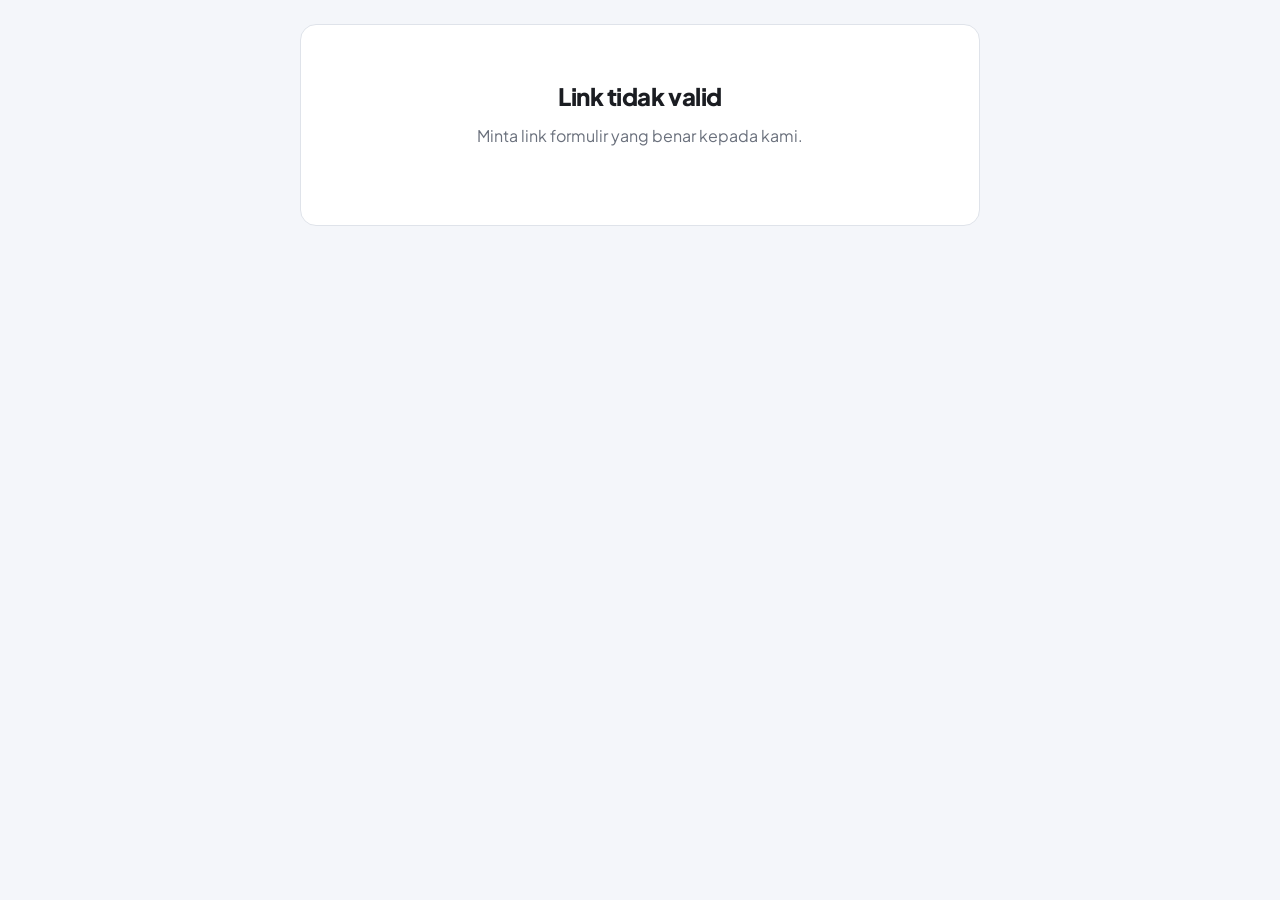
<file: brief.html>
<!DOCTYPE html>
<html lang="id">
<head>
<meta charset="UTF-8" />
<meta name="viewport" content="width=device-width, initial-scale=1" />
<meta name="robots" content="noindex, nofollow" />
<title>Formulir Brief</title>
<link rel="preconnect" href="https://fonts.googleapis.com" />
<link rel="preconnect" href="https://fonts.gstatic.com" crossorigin />
<link href="https://fonts.googleapis.com/css2?family=Plus+Jakarta+Sans:wght@400;500;600;700;800&display=swap" rel="stylesheet" />
<style>
  :root { --ink: #1b1d22; --muted: #6a707c; --line: #dfe3ea; --accent: #2b5fb3; --bg: #f4f6fa; }
  * { box-sizing: border-box; margin: 0; padding: 0; }
  body { font-family: "Plus Jakarta Sans", system-ui, -apple-system, "Segoe UI", Roboto, sans-serif; background: var(--bg); color: var(--ink); line-height: 1.6; padding: 24px 16px 60px; }
  .wrap { max-width: 680px; margin: 0 auto; }
  .card { background: #fff; border: 1px solid var(--line); border-radius: 16px; padding: 28px; }
  h1 { font-size: 24px; font-weight: 800; letter-spacing: -0.02em; margin-bottom: 6px; }
  .lead { color: var(--muted); margin-bottom: 24px; }
  .q { margin-bottom: 22px; }
  .ql { display: block; font-weight: 700; font-size: 14px; margin-bottom: 6px; }
  .help { font-weight: 400; color: var(--muted); font-size: 12px; }
  input[type="text"], textarea { width: 100%; font: inherit; padding: 11px 14px; border: 1px solid var(--line); border-radius: 10px; background: #fff; color: var(--ink); }
  textarea { min-height: 90px; resize: vertical; }
  input[type="text"]:focus, textarea:focus { outline: 2px solid rgba(43, 95, 179, 0.3); border-color: var(--accent); }
  .opts { display: grid; gap: 8px; }
  .opt { display: flex; gap: 10px; align-items: center; padding: 10px 14px; border: 1px solid var(--line); border-radius: 10px; cursor: pointer; font-size: 14px; }
  .opt input { accent-color: var(--accent); width: 16px; height: 16px; flex-shrink: 0; }
  .btn { width: 100%; padding: 14px; border: 0; border-radius: 12px; background: var(--accent); color: #fff; font: inherit; font-size: 15px; font-weight: 700; cursor: pointer; }
  .btn:disabled { opacity: 0.6; cursor: default; }
  .err { color: #b42318; font-size: 14px; margin-bottom: 12px; }
  .center { text-align: center; padding: 24px 0; }
  .center h1 { margin-bottom: 8px; }
</style>
</head>
<body>
<div class="wrap"><div class="card" id="card"><p class="lead">Memuat formulir…</p></div></div>

<script src="js/config.js"></script>
<script>
(function () {
  const $ = (s) => document.querySelector(s);
  const esc = (s) =>
    String(s ?? "").replace(/[&<>"']/g, (c) => ({ "&": "&amp;", "<": "&lt;", ">": "&gt;", '"': "&quot;", "'": "&#39;" }[c]));
  const API = String((window.APP_CONFIG && window.APP_CONFIG.API_BASE_URL) || "").replace(/\/$/, "");
  const token = new URLSearchParams(location.search).get("t");

  const QUESTIONS = [
    { id: "biz", label: "Nama usaha atau proyek", type: "text", required: true },
    { id: "about", label: "Ceritakan singkat tentang usaha atau kegiatanmu", type: "textarea" },
    { id: "goal", label: "Apa tujuan utama website atau aplikasi ini?", type: "check",
      options: ["Memperkenalkan usaha", "Menerima pesanan lewat WhatsApp", "Menampilkan katalog atau menu", "Berjualan online", "Mengelola data atau sistem internal", "Lainnya"] },
    { id: "target", label: "Siapa pelanggan atau pengunjung utamamu?", type: "textarea" },
    { id: "features", label: "Halaman atau fitur yang dibutuhkan", type: "check",
      options: ["Beranda", "Tentang kami", "Menu atau produk", "Galeri foto", "Kontak dan peta", "Blog atau berita", "Pemesanan via WhatsApp", "Admin untuk mengelola konten", "Lainnya"] },
    { id: "refs", label: "Website atau akun media sosial yang kamu sukai", help: "Boleh lebih dari satu, tulis tautannya", type: "textarea" },
    { id: "style", label: "Gaya tampilan yang kamu suka", type: "radio",
      options: ["Modern dan bersih", "Hangat dan ramah", "Elegan dan premium", "Ceria dan berwarna", "Belum tahu"] },
    { id: "brand", label: "Warna utama atau logo yang dipakai", type: "text" },
    { id: "assets", label: "Materi yang sudah kamu punya", type: "check",
      options: ["Logo", "Foto produk atau usaha", "Teks atau deskripsi", "Daftar harga atau menu", "Belum ada"] },
    { id: "domain", label: "Apakah sudah punya domain (alamat website)?", type: "radio", options: ["Sudah punya", "Belum punya", "Tidak tahu"] },
    { id: "domainName", label: "Nama domain (jika sudah punya)", type: "text" },
    { id: "deadline", label: "Kapan website ditargetkan selesai?", type: "text" },
    { id: "budget", label: "Perkiraan anggaran", help: "Opsional, membantu kami menyesuaikan paket", type: "text" },
    { id: "notes", label: "Catatan lain", type: "textarea" },
  ];

  const show = (html) => ($("#card").innerHTML = html);
  const done = (title, text) => show(`<div class="center"><h1>${esc(title)}</h1><p class="lead">${esc(text)}</p></div>`);

  function field(q) {
    const help = q.help ? ` <span class="help">— ${esc(q.help)}</span>` : "";
    const label = `<span class="ql">${esc(q.label)}${q.required ? " *" : ""}${help}</span>`;
    if (q.type === "textarea") return `<div class="q"><label>${label}<textarea name="${q.id}"></textarea></label></div>`;
    if (q.type === "text") return `<div class="q"><label>${label}<input type="text" name="${q.id}" maxlength="300"></label></div>`;
    const kind = q.type === "check" ? "checkbox" : "radio";
    const opts = q.options
      .map((o) => `<label class="opt"><input type="${kind}" name="${q.id}" value="${esc(o)}"> ${esc(o)}</label>`)
      .join("");
    return `<div class="q"><span class="ql">${esc(q.label)}${help}</span><div class="opts">${opts}</div></div>`;
  }

  function render(info) {
    show(`
      <h1>Brief proyek</h1>
      <p class="lead">Halo ${esc(info.clientName)}, isi formulir singkat ini agar ${esc(info.businessName)} memahami kebutuhanmu. Sekitar 5 menit. Isi yang kamu tahu saja, sisanya bisa dibahas lewat chat.</p>
      <form id="f" novalidate>
        ${QUESTIONS.map(field).join("")}
        <p class="err" id="err" hidden></p>
        <button class="btn" id="send" type="submit">Kirim jawaban</button>
      </form>`);
    $("#f").addEventListener("submit", submit);
  }

  function collect() {
    const form = $("#f");
    return QUESTIONS.map((q) => {
      let value = "";
      if (q.type === "text" || q.type === "textarea") value = form.elements[q.id].value.trim();
      else if (q.type === "radio") {
        const r = form.querySelector(`input[name="${q.id}"]:checked`);
        value = r ? r.value : "";
      } else value = [...form.querySelectorAll(`input[name="${q.id}"]:checked`)].map((i) => i.value).join(", ");
      return { label: q.label, value, required: q.required };
    });
  }

  async function submit(e) {
    e.preventDefault();
    const err = $("#err");
    err.hidden = true;
    const all = collect();
    if (all.some((i) => i.required && !i.value)) {
      err.textContent = "Nama usaha atau proyek wajib diisi.";
      err.hidden = false;
      return;
    }
    const items = all.filter((i) => i.value).map((i) => ({ label: i.label, value: i.value }));
    const btn = $("#send");
    btn.disabled = true;
    btn.textContent = "Mengirim…";
    try {
      const res = await fetch(`${API}/brief/${encodeURIComponent(token)}`, {
        method: "POST",
        headers: { "Content-Type": "application/json" },
        body: JSON.stringify({ items }),
      });
      const data = await res.json().catch(() => ({}));
      if (!res.ok) throw new Error(data.error || "Gagal mengirim, coba lagi.");
      done("Terima kasih!", "Jawabanmu sudah terkirim. Kami akan segera menghubungimu.");
    } catch (ex) {
      err.textContent = ex.message;
      err.hidden = false;
      btn.disabled = false;
      btn.textContent = "Kirim jawaban";
    }
  }

  async function main() {
    if (!token) return done("Link tidak valid", "Minta link formulir yang benar kepada kami.");
    try {
      const res = await fetch(`${API}/brief/${encodeURIComponent(token)}`);
      const data = await res.json().catch(() => ({}));
      if (res.status === 404) return done("Formulir tidak ditemukan", "Link ini tidak valid atau sudah tidak berlaku.");
      if (!res.ok) throw new Error(data.error || "Gagal memuat.");
      if (data.answered) return done("Sudah terkirim", "Formulir ini sudah kamu isi. Terima kasih!");
      render(data);
    } catch {
      done("Gagal memuat formulir", "Periksa koneksi internetmu lalu muat ulang halaman ini.");
    }
  }
  main();
})();
</script>
</body>
</html>
</file>
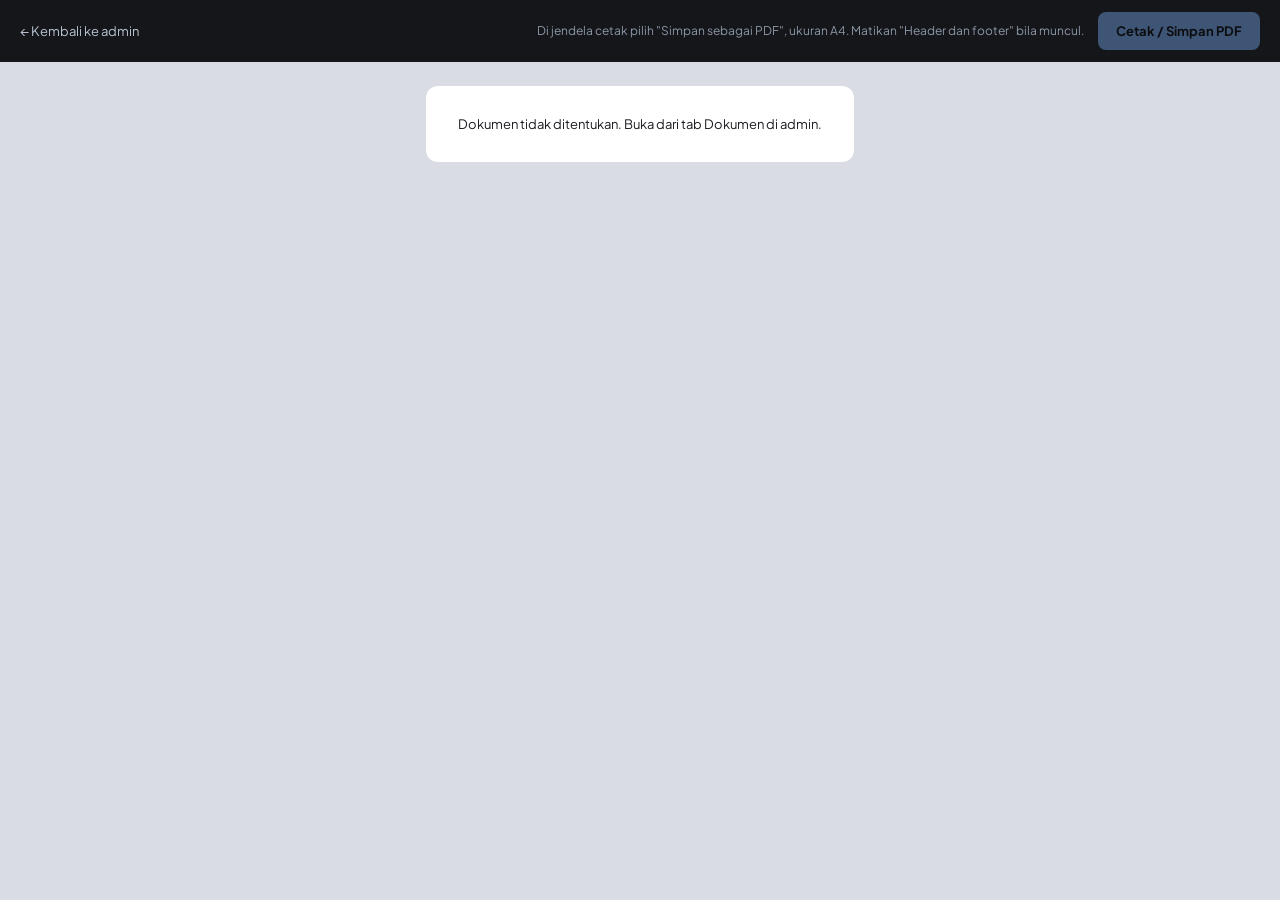
<file: dokumen.html>
<!doctype html>
<html lang="id">
  <head>
    <meta charset="UTF-8" />
    <meta name="viewport" content="width=device-width, initial-scale=1" />
    <meta name="robots" content="noindex, nofollow" />
    <title>Dokumen</title>
    <link rel="preconnect" href="https://fonts.googleapis.com" />
    <link rel="preconnect" href="https://fonts.gstatic.com" crossorigin />
    <link
      href="https://fonts.googleapis.com/css2?family=Plus+Jakarta+Sans:wght@400;500;600;700;800&display=swap"
      rel="stylesheet"
    />
    <style>
      @page {
        size: A4;
        margin: 0;
      }
      :root {
        --ink: #1b1d22;
        --muted: #6a707c;
        --line: #e3e6eb;
        --accent: #2b5fb3;
        --soft: #f3f6fb;
      }
      * {
        box-sizing: border-box;
        margin: 0;
        padding: 0;
      }
      body {
        font-family:
          "Plus Jakarta Sans",
          system-ui,
          -apple-system,
          "Segoe UI",
          Roboto,
          sans-serif;
        background: #d9dce2;
        color: var(--ink);
        font-size: 13px;
        line-height: 1.55;
        -webkit-print-color-adjust: exact;
        print-color-adjust: exact;
      }
      a {
        color: inherit;
      }

      .toolbar {
        position: sticky;
        top: 0;
        z-index: 10;
        display: flex;
        align-items: center;
        gap: 14px;
        padding: 12px 20px;
        background: #14161a;
        color: #fff;
        font-size: 13px;
      }
      .toolbar a {
        text-decoration: none;
        color: #b9c2d0;
      }
      .toolbar .tip {
        margin-left: auto;
        color: #8d96a5;
        font-size: 12px;
      }
      .toolbar button {
        background: #7eb3ff;
        color: #000;
        border: 0;
        border-radius: 8px;
        padding: 9px 18px;
        font: inherit;
        font-weight: 700;
        cursor: pointer;
      }
      .toolbar button:disabled {
        opacity: 0.4;
        cursor: default;
      }

      #root {
        display: flex;
        flex-direction: column;
        align-items: center;
        padding: 24px 0 48px;
      }
      .msg {
        background: #fff;
        border-radius: 12px;
        padding: 28px 32px;
        max-width: 460px;
        text-align: center;
      }
      .msg a {
        color: var(--accent);
        font-weight: 600;
      }

      .sheet {
        position: relative;
        width: 210mm;
        min-height: 297mm;
        background: #fff;
        padding: 16mm 17mm 14mm;
        box-shadow: 0 10px 40px rgba(0, 0, 0, 0.18);
      }

      .top {
        display: flex;
        justify-content: space-between;
        gap: 24px;
        padding-bottom: 18px;
        border-bottom: 2px solid var(--ink);
      }
      .brand {
        font-size: 20px;
        font-weight: 800;
        letter-spacing: -0.02em;
      }
      .owner {
        font-weight: 600;
        margin-top: 2px;
      }
      .contact {
        margin-top: 6px;
        color: var(--muted);
        font-size: 12px;
      }
      .meta {
        text-align: right;
      }
      .doc-title {
        font-size: 24px;
        font-weight: 800;
        letter-spacing: 0.06em;
        color: var(--accent);
      }
      .kv {
        margin: 8px 0 0 auto;
        border-collapse: collapse;
      }
      .kv td {
        padding: 1px 0 1px 14px;
        font-size: 12px;
      }
      .kv td:first-child {
        color: var(--muted);
      }
      .kv td:last-child {
        font-weight: 600;
        text-align: right;
      }

      .lbl {
        font-size: 10px;
        font-weight: 700;
        letter-spacing: 0.1em;
        text-transform: uppercase;
        color: var(--muted);
      }
      .to {
        margin: 22px 0 14px;
      }
      .to .lbl {
        margin-bottom: 4px;
      }
      .strong {
        font-weight: 700;
      }
      .muted {
        color: var(--muted);
      }
      .project {
        margin-bottom: 12px;
        padding: 9px 12px;
        background: var(--soft);
        border-radius: 6px;
      }
      .project .lbl {
        margin-right: 8px;
      }

      table.items {
        width: 100%;
        border-collapse: collapse;
        margin-top: 4px;
      }
      .items th {
        text-align: left;
        font-size: 10px;
        letter-spacing: 0.08em;
        text-transform: uppercase;
        color: var(--muted);
        padding: 8px 8px;
        border-bottom: 1px solid var(--ink);
      }
      .items td {
        padding: 9px 8px;
        border-bottom: 1px solid var(--line);
        vertical-align: top;
      }
      .items tr {
        break-inside: avoid;
      }
      .c {
        text-align: center;
        width: 34px;
      }
      .r {
        text-align: right;
        white-space: nowrap;
      }
      .items th.r {
        text-align: right;
      }
      .items th.c {
        text-align: center;
      }

      table.totals {
        margin: 14px 0 0 auto;
        width: 300px;
        border-collapse: collapse;
      }
      .totals td {
        padding: 5px 8px;
      }
      .totals td:last-child {
        text-align: right;
        white-space: nowrap;
        font-weight: 600;
      }
      .totals .grand td {
        border-top: 1px solid var(--ink);
        font-size: 15px;
        font-weight: 800;
        padding-top: 9px;
      }

      .words {
        margin-top: 12px;
      }
      .words .lbl {
        margin-right: 6px;
      }
      .box {
        margin-top: 16px;
        padding: 12px 14px;
        border: 1px solid var(--line);
        border-radius: 8px;
        break-inside: avoid;
      }
      .box .lbl {
        margin-bottom: 4px;
      }
      ol.scope {
        margin: 6px 0 0 18px;
      }
      ol.scope li {
        padding: 2px 0;
      }

      .sign {
        margin: 28px 0 0 auto;
        width: 220px;
        text-align: center;
        break-inside: avoid;
      }
      .sign-space {
        height: 62px;
      }
      .foot {
        margin-top: 26px;
        padding-top: 10px;
        border-top: 1px solid var(--line);
        text-align: center;
        font-size: 11px;
        color: var(--muted);
      }

      .stamp {
        position: absolute;
        top: 46mm;
        right: 17mm;
        transform: rotate(-12deg);
        border: 3px solid;
        padding: 4px 16px;
        font-size: 20px;
        font-weight: 800;
        letter-spacing: 0.12em;
        opacity: 0.8;
        border-radius: 6px;
      }
      .stamp.ok {
        color: #1a7f4b;
      }
      .stamp.void {
        color: #b42318;
      }
      .qris {
        display: block;
        width: 200px;
        max-height: 280px;
        object-fit: contain;
        margin-top: 8px;
        border: 1px solid var(--line);
        border-radius: 6px;
        padding: 4px;
        background: #fff;
      }
      .parties {
        margin: 18px 0 6px;
      }
      .parties p {
        margin-bottom: 8px;
      }
      .pasal {
        margin-top: 12px;
        break-inside: avoid;
      }
      .pasal h4 {
        font-size: 13px;
        font-weight: 700;
        margin-bottom: 2px;
      }
      .pasal p {
        margin-bottom: 4px;
      }
      .sign2 {
        display: flex;
        justify-content: space-between;
        gap: 20px;
        margin-top: 30px;
        break-inside: avoid;
      }
      .sign2 > div {
        width: 46%;
        text-align: center;
      }

      @media screen and (max-width: 800px) {
        .sheet {
          width: 100%;
          min-height: auto;
          padding: 22px 18px;
        }
        .toolbar .tip {
          display: none;
        }
        .top {
          flex-direction: column;
        }
        .meta {
          text-align: left;
        }
        .kv {
          margin-left: 0;
        }
      }
      @media print {
        body {
          background: #fff;
        }
        .toolbar {
          display: none;
        }
        #root {
          padding: 0;
        }
        .sheet {
          margin: 0;
          box-shadow: none;
        }
      }
    </style>
  </head>
  <body>
    <div class="toolbar">
      <a href="admin.html">← Kembali ke admin</a>
      <span class="tip"
        >Di jendela cetak pilih "Simpan sebagai PDF", ukuran A4. Matikan "Header
        dan footer" bila muncul.</span
      >
      <button id="printBtn" type="button" disabled>Cetak / Simpan PDF</button>
    </div>
    <main id="root"><div class="msg">Memuat dokumen…</div></main>

    <script src="js/config.js"></script>
    <script>
      (function () {
        const $ = (s) => document.querySelector(s);
        const esc = (s) =>
          String(s ?? "").replace(
            /[&<>"']/g,
            (c) =>
              ({
                "&": "&amp;",
                "<": "&lt;",
                ">": "&gt;",
                '"': "&quot;",
                "'": "&#39;",
              })[c],
          );
        const nl = (s) => esc(s).replace(/\n/g, "<br>");
        const API = String(
          (window.APP_CONFIG && window.APP_CONFIG.API_BASE_URL) || "",
        ).replace(/\/$/, "");
        const TOKEN = localStorage.getItem("artech_admin_token");
        const num = (v) => Number(v) || 0;
        const rp = (n) => "Rp " + Math.round(num(n)).toLocaleString("id-ID");
        const tgl = (iso) => {
          if (!iso) return "-";
          const d = new Date(iso + "T00:00:00");
          return isNaN(d)
            ? esc(iso)
            : d.toLocaleDateString("id-ID", {
                day: "numeric",
                month: "long",
                year: "numeric",
              });
        };

        /* Terbilang rupiah */
        const SATUAN = [
          "",
          "satu",
          "dua",
          "tiga",
          "empat",
          "lima",
          "enam",
          "tujuh",
          "delapan",
          "sembilan",
          "sepuluh",
          "sebelas",
        ];
        function terbilang(n) {
          n = Math.floor(Math.abs(n));
          if (n < 12) return SATUAN[n];
          if (n < 20) return terbilang(n - 10) + " belas";
          if (n < 100)
            return (
              terbilang(Math.floor(n / 10)) +
              " puluh" +
              (n % 10 ? " " + terbilang(n % 10) : "")
            );
          if (n < 200)
            return "seratus" + (n % 100 ? " " + terbilang(n - 100) : "");
          if (n < 1000)
            return (
              terbilang(Math.floor(n / 100)) +
              " ratus" +
              (n % 100 ? " " + terbilang(n % 100) : "")
            );
          if (n < 2000)
            return "seribu" + (n % 1000 ? " " + terbilang(n - 1000) : "");
          if (n < 1e6)
            return (
              terbilang(Math.floor(n / 1000)) +
              " ribu" +
              (n % 1000 ? " " + terbilang(n % 1000) : "")
            );
          if (n < 1e9)
            return (
              terbilang(Math.floor(n / 1e6)) +
              " juta" +
              (n % 1e6 ? " " + terbilang(n % 1e6) : "")
            );
          if (n < 1e12)
            return (
              terbilang(Math.floor(n / 1e9)) +
              " miliar" +
              (n % 1e9 ? " " + terbilang(n % 1e9) : "")
            );
          return String(n);
        }
        const kata = (n) => {
          const w = Math.round(n) === 0 ? "nol" : terbilang(n);
          return w.charAt(0).toUpperCase() + w.slice(1) + " rupiah";
        };

        const STAMP = {
          paid: ["LUNAS", "ok"],
          accepted: ["DISETUJUI", "ok"],
          signed: ["DITANDATANGANI", "ok"],
          cancelled: ["DIBATALKAN", "void"],
          rejected: ["DITOLAK", "void"],
        };
        const stamp = (st) =>
          STAMP[st]
            ? `<div class="stamp ${STAMP[st][1]}">${STAMP[st][0]}</div>`
            : "";

        function top(p, label, rows) {
          const name = p.businessName || "ARTech by Poi";
          const contact = [
            p.address,
            [p.phone, p.email].filter(Boolean).join(" · "),
            p.website,
          ]
            .filter(Boolean)
            .map(esc)
            .join("<br>");
          return `
      <header class="top">
        <div>
          <div class="brand">${esc(name)}</div>
          ${p.ownerName ? `<div class="owner">${esc(p.ownerName)}</div>` : ""}
          <div class="contact">${contact}</div>
        </div>
        <div class="meta">
          <div class="doc-title">${label}</div>
          <table class="kv">${rows.map(([k, v]) => `<tr><td>${k}</td><td>${v}</td></tr>`).join("")}</table>
        </div>
      </header>`;
        }

        function clientBlock(c, label) {
          const contact = [c.phone, c.email]
            .filter(Boolean)
            .map(esc)
            .join(" · ");
          return `
      <section class="to">
        <div class="lbl">${label}</div>
        <div class="strong">${esc(c.business || c.name)}</div>
        ${c.business ? `<div>u.p. ${esc(c.name)}</div>` : ""}
        ${c.address ? `<div>${esc(c.address)}</div>` : ""}
        ${contact ? `<div class="muted">${contact}</div>` : ""}
      </section>`;
        }

        function signature(p, doc) {
          const name = p.businessName || "ARTech by Poi";
          return `
      <section class="sign">
        <div>${p.city ? esc(p.city) + ", " : ""}${tgl(doc.issuedAt)}</div>
        <div class="sign-space"></div>
        <div class="strong">${esc(p.ownerName || name)}</div>
        ${p.ownerName ? `<div class="muted">${esc(name)}</div>` : ""}
      </section>`;
        }

        const footer = (p) =>
          p.footerNote
            ? `<footer class="foot">${nl(p.footerNote)}</footer>`
            : "";

        function invoiceHTML(doc, p) {
          const d = doc.data || {};
          const items = Array.isArray(d.items) ? d.items : [];
          const sub = items.reduce((s, i) => s + num(i.qty) * num(i.price), 0);
          const discount = Math.min(Math.max(num(d.discount), 0), sub);
          const total = sub - discount;
          const dp = Math.min(100, Math.max(0, num(d.dpPercent)));
          const dpAmt = Math.round((total * dp) / 100);
          const rows = items
            .map(
              (i, n) => `<tr>
          <td class="c">${n + 1}</td><td>${esc(i.description)}</td>
          <td class="r">${esc(num(i.qty))}</td><td class="r">${rp(i.price)}</td><td class="r">${rp(num(i.qty) * num(i.price))}</td>
        </tr>`,
            )
            .join("");
          return `
      <article class="sheet">
        ${stamp(doc.status)}
        ${top(p, "INVOICE", [
          ["Nomor", esc(doc.number)],
          ["Tanggal", tgl(doc.issuedAt)],
          ["Jatuh tempo", tgl(d.dueDate)],
          ...(d.quoteNumber ? [["Ref. penawaran", esc(d.quoteNumber)]] : []),
        ])}
        ${clientBlock(doc.client, "Ditagihkan kepada")}
        ${d.projectName ? `<div class="project"><span class="lbl">Proyek</span>${esc(d.projectName)}</div>` : ""}
        <table class="items">
          <thead><tr><th class="c">No</th><th>Deskripsi</th><th class="r">Jml</th><th class="r">Harga satuan</th><th class="r">Jumlah</th></tr></thead>
          <tbody>${rows}</tbody>
        </table>
        <table class="totals">
          <tr><td>Subtotal</td><td>${rp(sub)}</td></tr>
          ${discount ? `<tr><td>Potongan</td><td>− ${rp(discount)}</td></tr>` : ""}
          <tr class="grand"><td>Total tagihan</td><td>${rp(total)}</td></tr>
          ${dp ? `<tr><td>Uang muka (DP) ${dp}%</td><td>${rp(dpAmt)}</td></tr><tr><td>Sisa pembayaran</td><td>${rp(total - dpAmt)}</td></tr>` : ""}
        </table>
        <p class="words"><span class="lbl">Terbilang</span>${esc(kata(total))}</p>
                ${p.paymentInfo || p.qrisUrl ? `<section class="box"><div class="lbl">Pembayaran</div>${p.paymentInfo ? `<div>${nl(p.paymentInfo)}</div>` : ""}${p.qrisUrl ? `<img class="qris" src="${esc(p.qrisUrl)}" alt="QRIS">` : ""}</section>` : ""}
        ${d.notes ? `<section class="box"><div class="lbl">Catatan</div><div>${nl(d.notes)}</div></section>` : ""}
        ${signature(p, doc)}
        ${footer(p)}
      </article>`;
        }

        function quoteHTML(doc, p) {
          const d = doc.data || {};
          const modules = (Array.isArray(d.modules) ? d.modules : []).filter(
            (m) => m && m.name,
          );
          const included = (Array.isArray(d.ext) ? d.ext : []).filter(
            (x) => x && x.name && num(x.cost) > 0,
          );
          const rough = num(d.roughTotal);
          const discount = num(d.discount);
          const final =
            d.finalTotal != null ? num(d.finalTotal) : rough - discount;
          return `
      <article class="sheet">
        ${stamp(doc.status)}
        ${top(p, "PENAWARAN", [
          ["Nomor", esc(doc.number)],
          ["Tanggal", tgl(doc.issuedAt)],
        ])}
        ${clientBlock(doc.client, "Ditujukan kepada")}
        ${d.projectName ? `<div class="project"><span class="lbl">Proyek</span>${esc(d.projectName)}</div>` : ""}
        <section class="box">
          <div class="lbl">Lingkup pekerjaan</div>
          <ol class="scope">${modules.map((m) => `<li>${esc(m.name)}</li>`).join("")}</ol>
        </section>
        ${
          included.length
            ? `<section class="box"><div class="lbl">Sudah termasuk biaya</div><div>${included.map((x) => esc(x.name)).join(", ")}</div></section>`
            : ""
        }
        <table class="totals">
          ${discount ? `<tr><td>Harga</td><td>${rp(rough)}</td></tr><tr><td>Potongan</td><td>− ${rp(discount)}</td></tr>` : ""}
          <tr class="grand"><td>Total penawaran</td><td>${rp(final)}</td></tr>
        </table>
        <p class="words"><span class="lbl">Terbilang</span>${esc(kata(final))}</p>
        ${signature(p, doc)}
        ${footer(p)}
      </article>`;
        }

        function contractHTML(doc, p) {
          const d = doc.data || {};
          const c = doc.client;
          const name = p.businessName || "ARTech by Poi";
          const total = num(d.total);
          const dp = Math.min(100, Math.max(0, num(d.dpPercent)));
          const dpAmt = Math.round((total * dp) / 100);
          const scope = (Array.isArray(d.scope) ? d.scope : []).filter(Boolean);
          const pay = p.paymentInfo;
          const place = p.city || "";
          const second = c.business
            ? `${esc(c.business)}, dalam hal ini diwakili oleh ${esc(c.name)}`
            : esc(c.name);
          const pasal = [
            [
              "Lingkup Pekerjaan",
              `<p>Pihak Pertama mengerjakan proyek <b>${esc(d.projectName || "sesuai kesepakatan")}</b> untuk Pihak Kedua dengan lingkup:</p>${scope.length ? `<ol class="scope">${scope.map((s) => `<li>${esc(s)}</li>`).join("")}</ol>` : ""}<p>Pekerjaan di luar lingkup tersebut dihitung sebagai pekerjaan tambahan dan disepakati terpisah.</p>`,
            ],
            [
              "Biaya dan Pembayaran",
              `<p>Nilai pekerjaan adalah <b>${rp(total)}</b> (${esc(kata(total))}).${dp ? ` Pembayaran dilakukan dengan uang muka ${dp}% sebesar <b>${rp(dpAmt)}</b> sebelum pekerjaan dimulai, dan pelunasan sebesar <b>${rp(total - dpAmt)}</b> paling lambat saat serah terima hasil pekerjaan.` : " Pembayaran dilunasi paling lambat saat serah terima hasil pekerjaan."}</p>${pay ? `<p>Pembayaran ditujukan ke:<br>${nl(pay)}</p>` : ""}`,
            ],
            [
              "Jangka Waktu",
              `<p>${d.duration ? `Estimasi waktu pengerjaan adalah ${esc(d.duration)}.` : "Jangka waktu pengerjaan disepakati oleh kedua pihak."} Waktu pengerjaan dapat bergeser apabila Pihak Kedua terlambat menyediakan materi atau memberikan tanggapan.</p>`,
            ],
            [
              "Revisi",
              `<p>Pihak Kedua berhak atas ${num(d.revisions)} kali revisi dalam lingkup pekerjaan. Revisi tambahan atau perubahan lingkup dikenakan biaya tambahan yang disepakati terlebih dahulu.</p>`,
            ],
            [
              "Kewajiban Pihak Kedua",
              `<p>Pihak Kedua menyediakan materi yang dibutuhkan (misalnya teks, logo, foto, dan akses yang diperlukan) serta memberikan tanggapan dalam waktu yang wajar.</p>`,
            ],
            [
              "Hak Atas Hasil Pekerjaan",
              `<p>Setelah pelunasan, Pihak Kedua berhak menggunakan hasil pekerjaan untuk keperluan usahanya. Pihak Pertama dapat mencantumkan hasil pekerjaan dalam portofolio, kecuali Pihak Kedua menyatakan keberatan secara tertulis.</p>`,
            ],
            [
              "Kerahasiaan",
              `<p>Kedua pihak menjaga kerahasiaan data dan informasi yang diperoleh selama pelaksanaan pekerjaan ini.</p>`,
            ],
            [
              "Pembatalan",
              `<p>Apabila pekerjaan dibatalkan oleh Pihak Kedua setelah dimulai, uang muka yang telah dibayarkan tidak dikembalikan dan pekerjaan yang telah selesai dihitung secara proporsional.</p>`,
            ],
            [
              "Penyelesaian Perselisihan",
              `<p>Perselisihan diselesaikan secara musyawarah. Apabila tidak tercapai kesepakatan, kedua pihak memilih domisili hukum di ${esc(place || "tempat Pihak Pertama berkedudukan")}.</p>`,
            ],
          ];
          if (d.extra)
            pasal.push(["Ketentuan Tambahan", `<p>${nl(d.extra)}</p>`]);
          const isi = pasal
            .map(
              ([t, html], i) =>
                `<section class="pasal"><h4>Pasal ${i + 1} — ${t}</h4>${html}</section>`,
            )
            .join("");
          return `
      <article class="sheet">
        ${stamp(doc.status)}
        ${top(p, "KONTRAK", [
          ["Nomor", esc(doc.number)],
          ["Tanggal", tgl(doc.issuedAt)],
        ])}
        <section class="parties">
          <p><b>PERJANJIAN KERJA SAMA${d.projectName ? " — " + esc(String(d.projectName).toUpperCase()) : ""}</b></p>
          <p>Pada ${tgl(doc.issuedAt)}${place ? ", di " + esc(place) : ""}, yang bertanda tangan di bawah ini:</p>
          <p><b>1. ${esc(p.ownerName || name)}</b>, ${p.ownerName ? `pemilik ${esc(name)}, ` : ""}${p.address ? "beralamat di " + esc(p.address) + ", " : ""}selanjutnya disebut <b>Pihak Pertama</b>.</p>
          <p><b>2. ${second}</b>${c.address ? ", beralamat di " + esc(c.address) : ""}, selanjutnya disebut <b>Pihak Kedua</b>.</p>
          <p>Kedua pihak sepakat mengikatkan diri dalam perjanjian dengan ketentuan berikut:</p>
        </section>
        ${isi}
        <section class="sign2">
          <div><div>Pihak Pertama</div><div class="sign-space"></div><div class="strong">${esc(p.ownerName || name)}</div></div>
          <div><div>Pihak Kedua</div><div class="sign-space"></div><div class="strong">${esc(c.name)}</div>${c.business ? `<div class="muted">${esc(c.business)}</div>` : ""}</div>
        </section>
        ${footer(p)}
      </article>`;
        }

        let FILE_TITLE = "";
        const fileTitle = (doc) =>
          [doc.number, doc.client.business || doc.client.name]
            .join(" - ")
            .replace(/[\\/:*?"<>|]+/g, "")
            .trim();

        const showMessage = (html) => {
          $("#root").innerHTML = `<div class="msg">${html}</div>`;
        };

        async function api(path) {
          const res = await fetch(API + path, {
            headers: { Authorization: "Bearer " + TOKEN },
          });
          let data = null;
          try {
            data = await res.json();
          } catch {
            /* abaikan */
          }
          if (!res.ok) {
            const e = new Error(
              (data && data.error) || `Permintaan gagal (${res.status})`,
            );
            e.status = res.status;
            throw e;
          }
          return data;
        }

        async function main() {
          const id = Number(new URLSearchParams(location.search).get("id"));
          if (!id)
            return showMessage(
              "Dokumen tidak ditentukan. Buka dari tab Dokumen di admin.",
            );
          if (!TOKEN)
            return showMessage(
              'Silakan login dulu di <a href="admin.html">admin</a>, lalu buka dokumen lagi.',
            );
          try {
            const [doc, settings] = await Promise.all([
              api(`/admin/documents/${id}`),
              api("/admin/settings"),
            ]);
            const p = settings.docProfile || {};
            let html;
            if (doc.type === "invoice") html = invoiceHTML(doc, p);
            else if (doc.type === "quote") html = quoteHTML(doc, p);
            else if (doc.type === "contract") html = contractHTML(doc, p);
            else
              return showMessage(
                "Dokumen jenis ini tidak memiliki tampilan cetak.",
              );
            FILE_TITLE = fileTitle(doc);
            document.title = FILE_TITLE;
            $("#root").innerHTML = html;
            $("#printBtn").disabled = false;
          } catch (err) {
            if (err.status === 401)
              showMessage(
                'Sesi login berakhir. <a href="admin.html">Login lagi di admin</a>.',
              );
            else showMessage(esc(err.message));
          }
        }

        const setTitle = () => {
          if (FILE_TITLE) document.title = FILE_TITLE;
        };
        $("#printBtn").addEventListener("click", () => {
          setTitle();
          window.print();
        });
        window.addEventListener("beforeprint", setTitle);
        main();
      })();
    </script>
  </body>
</html>
</file>
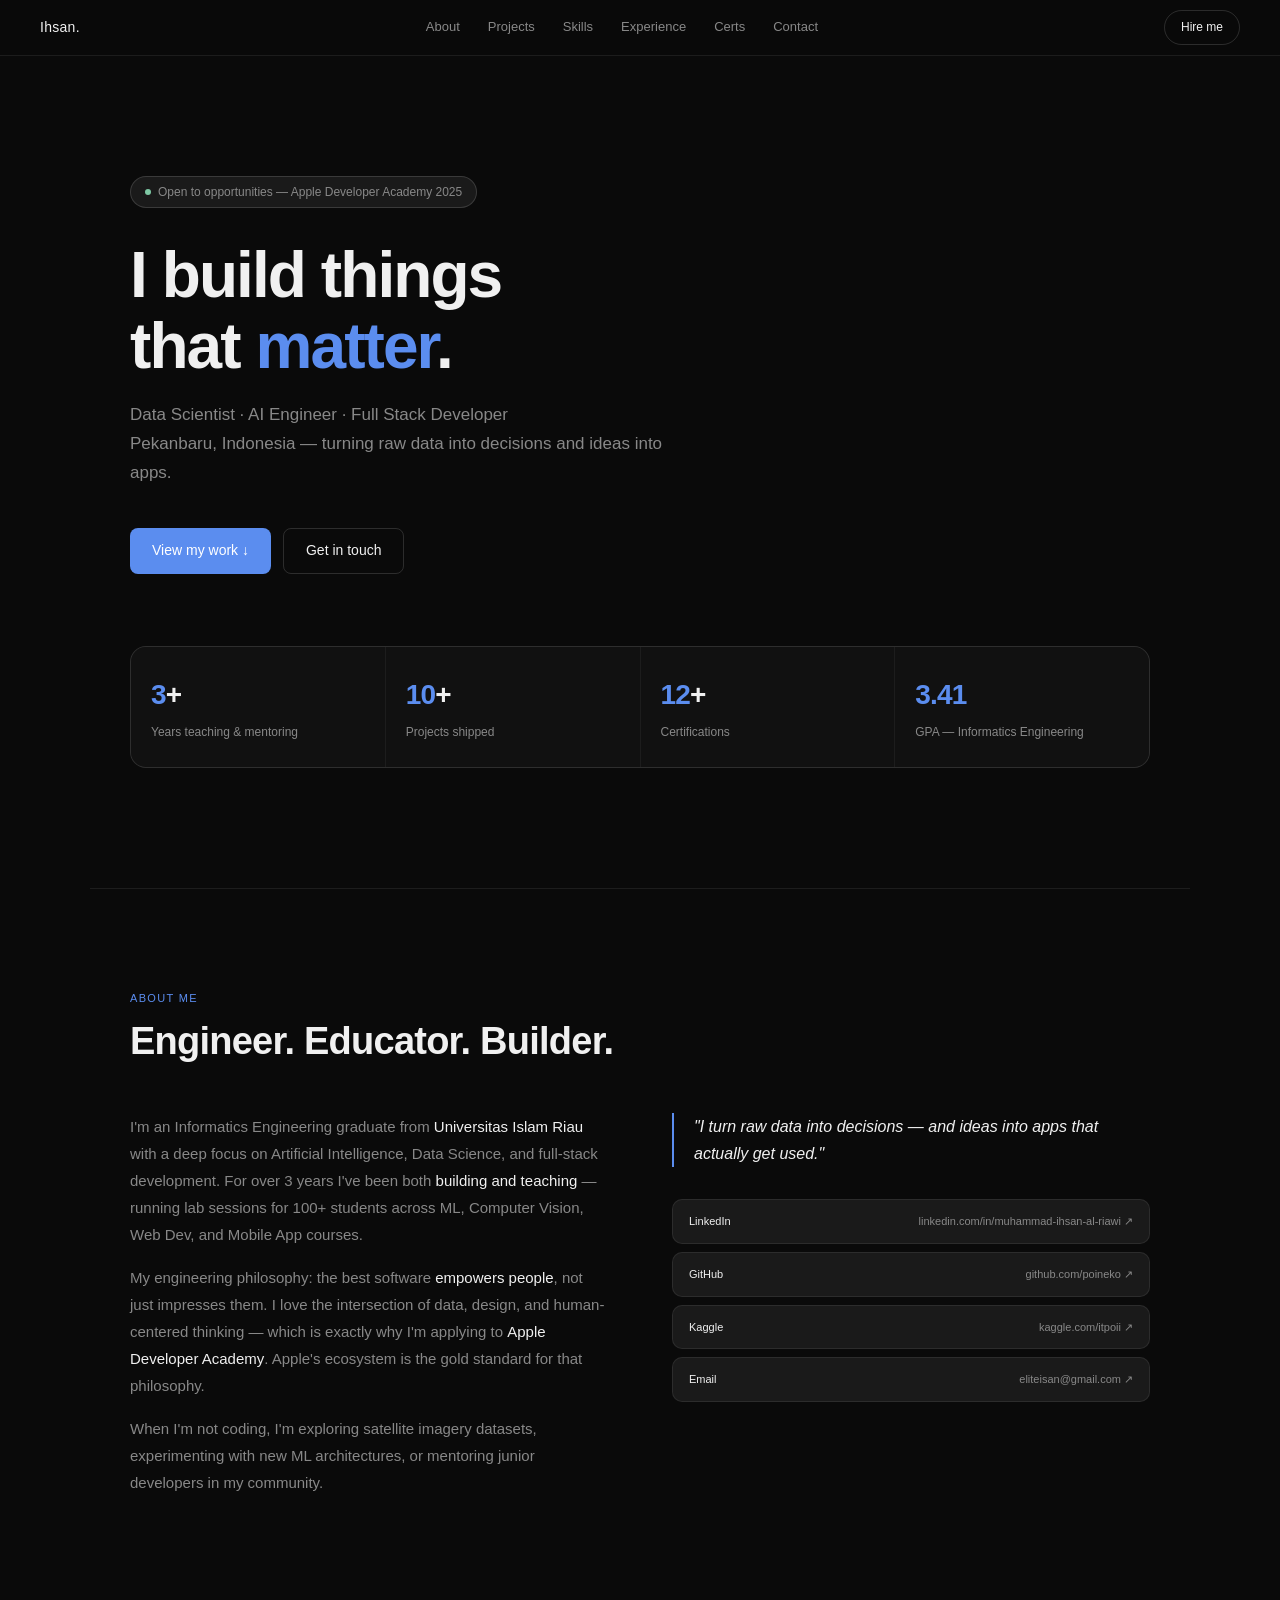
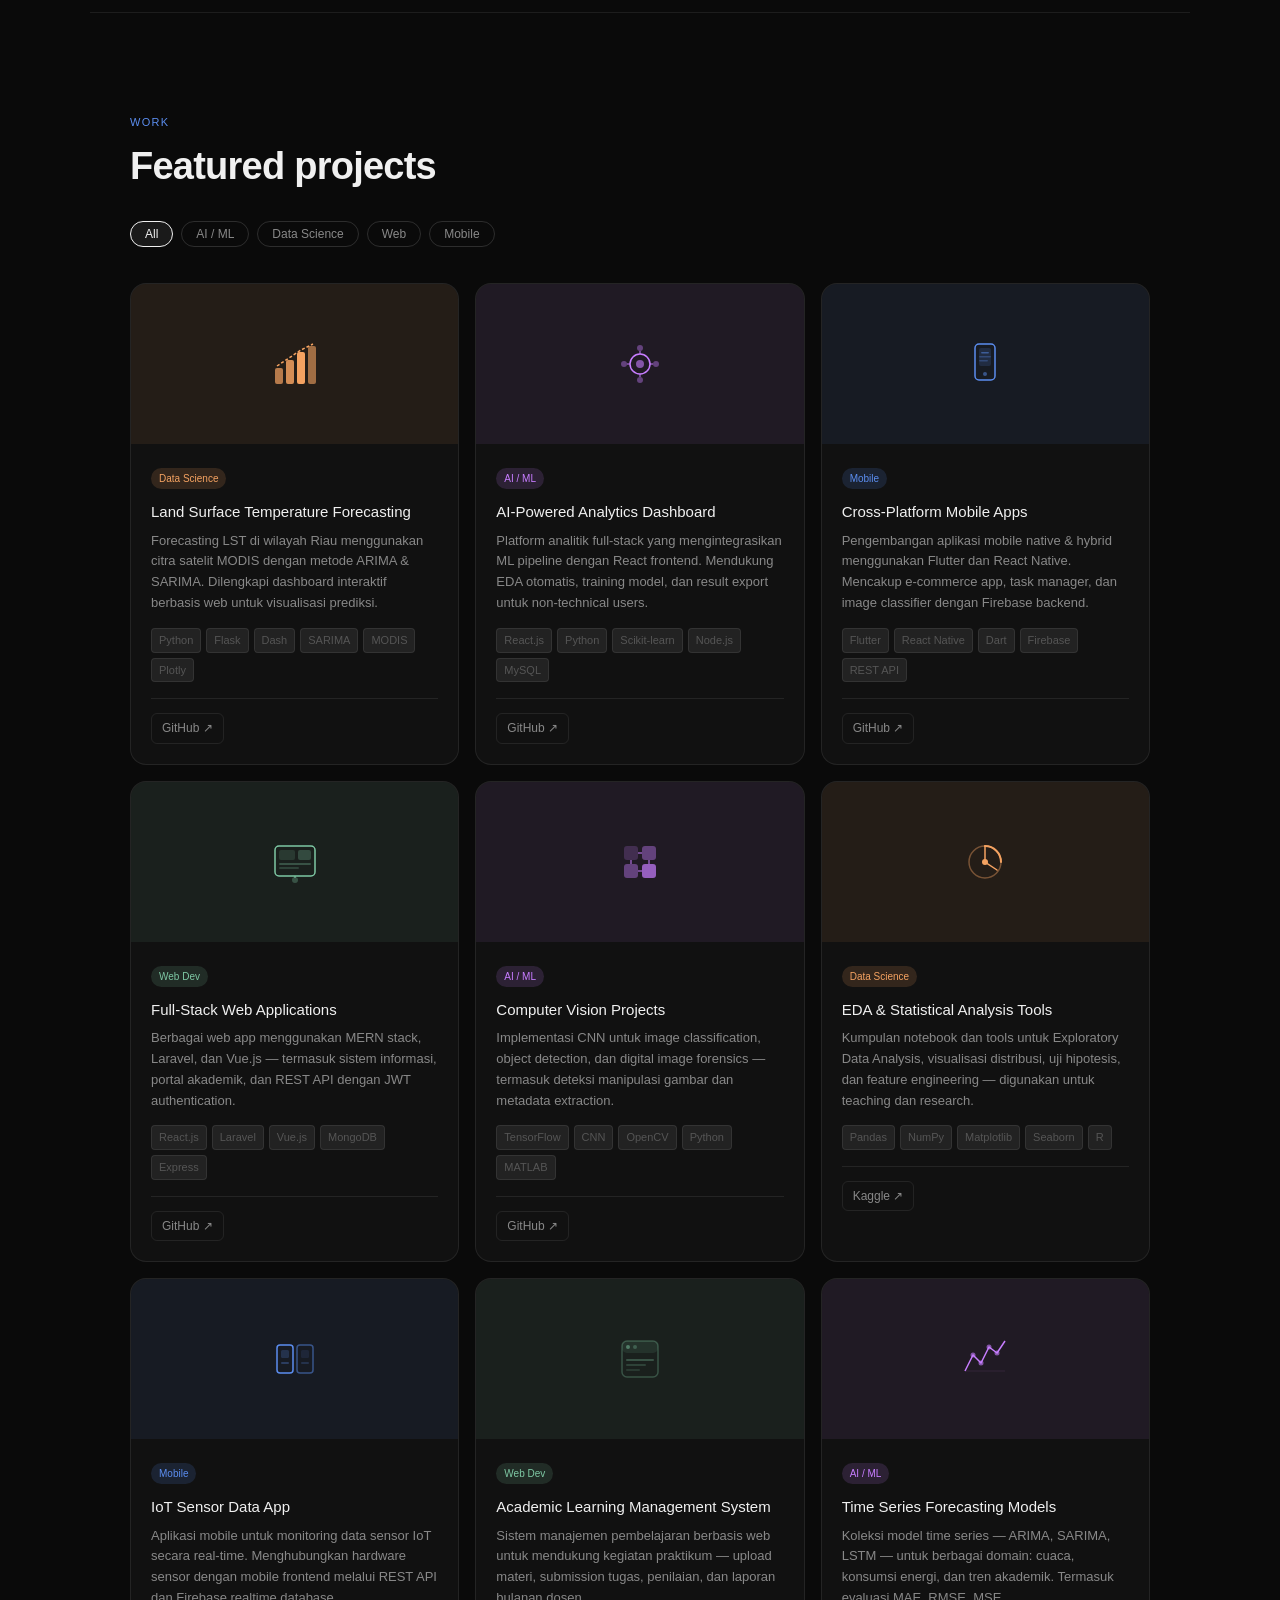
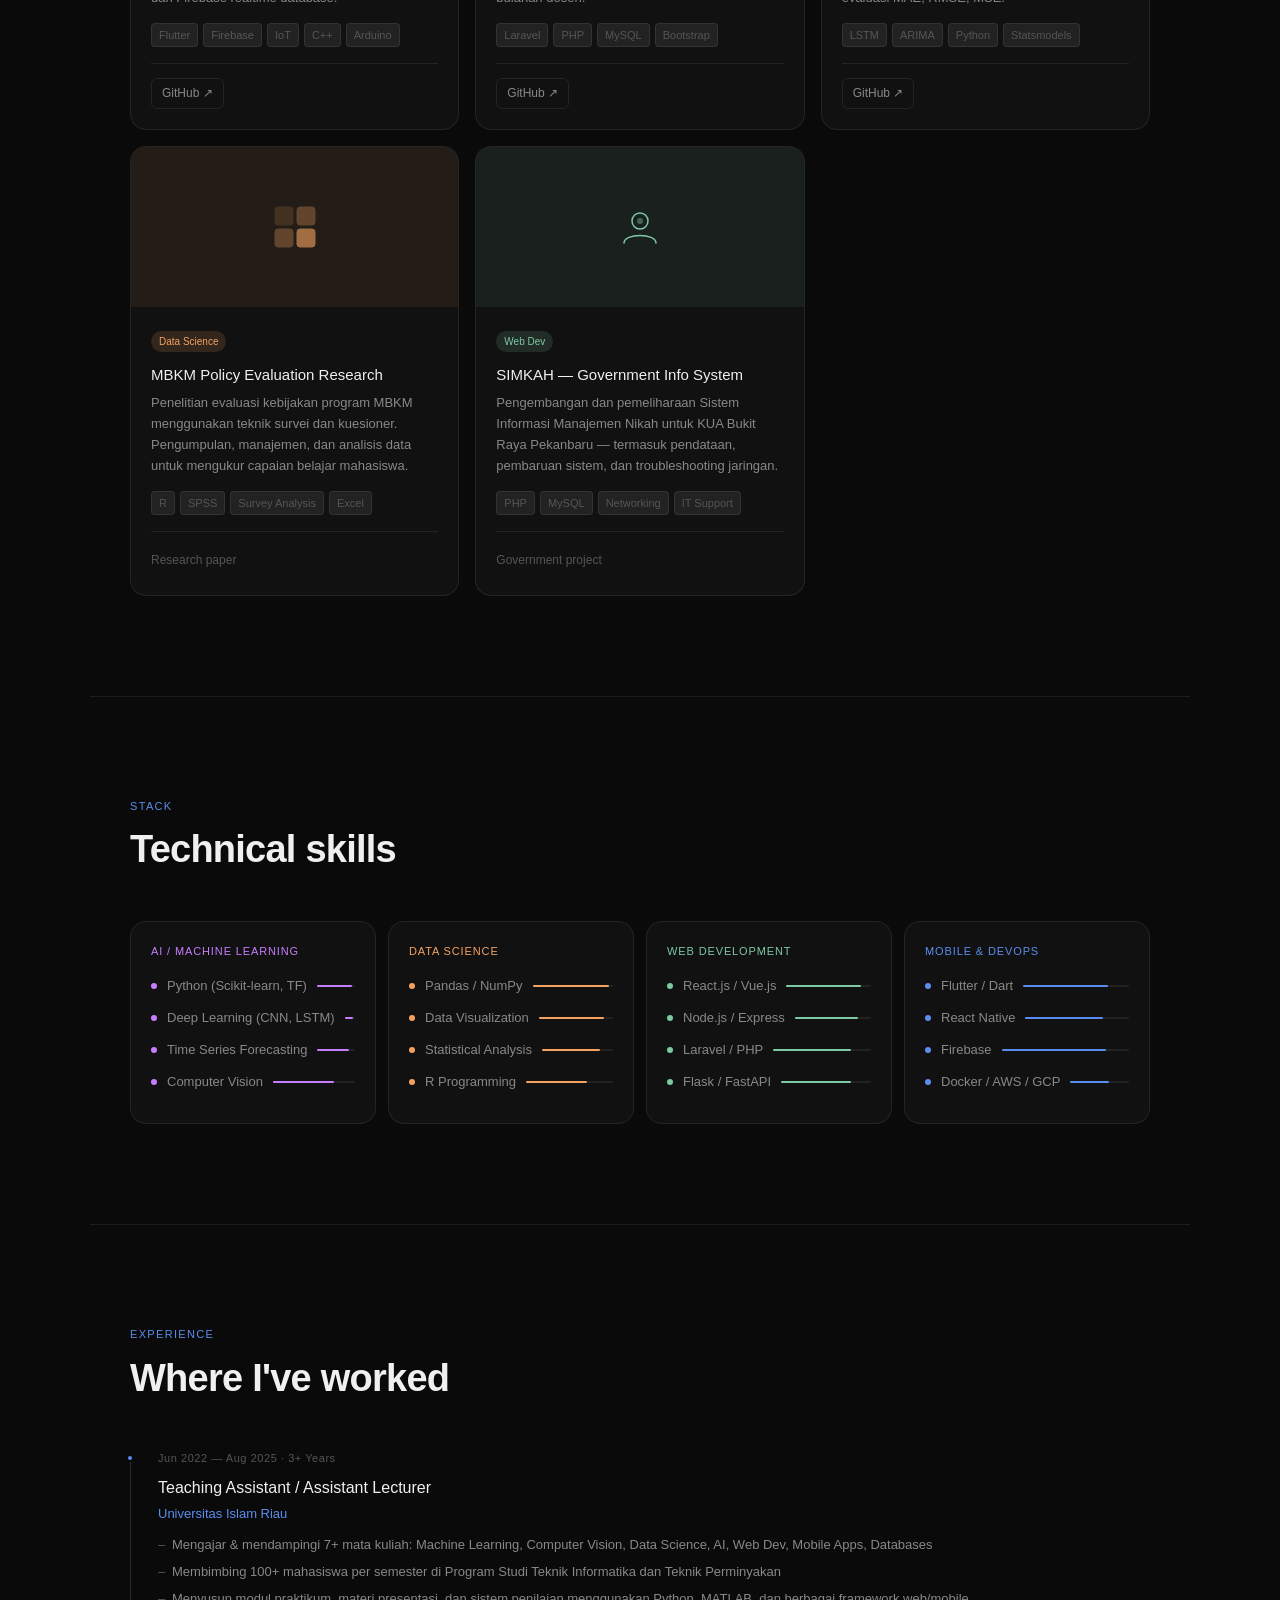
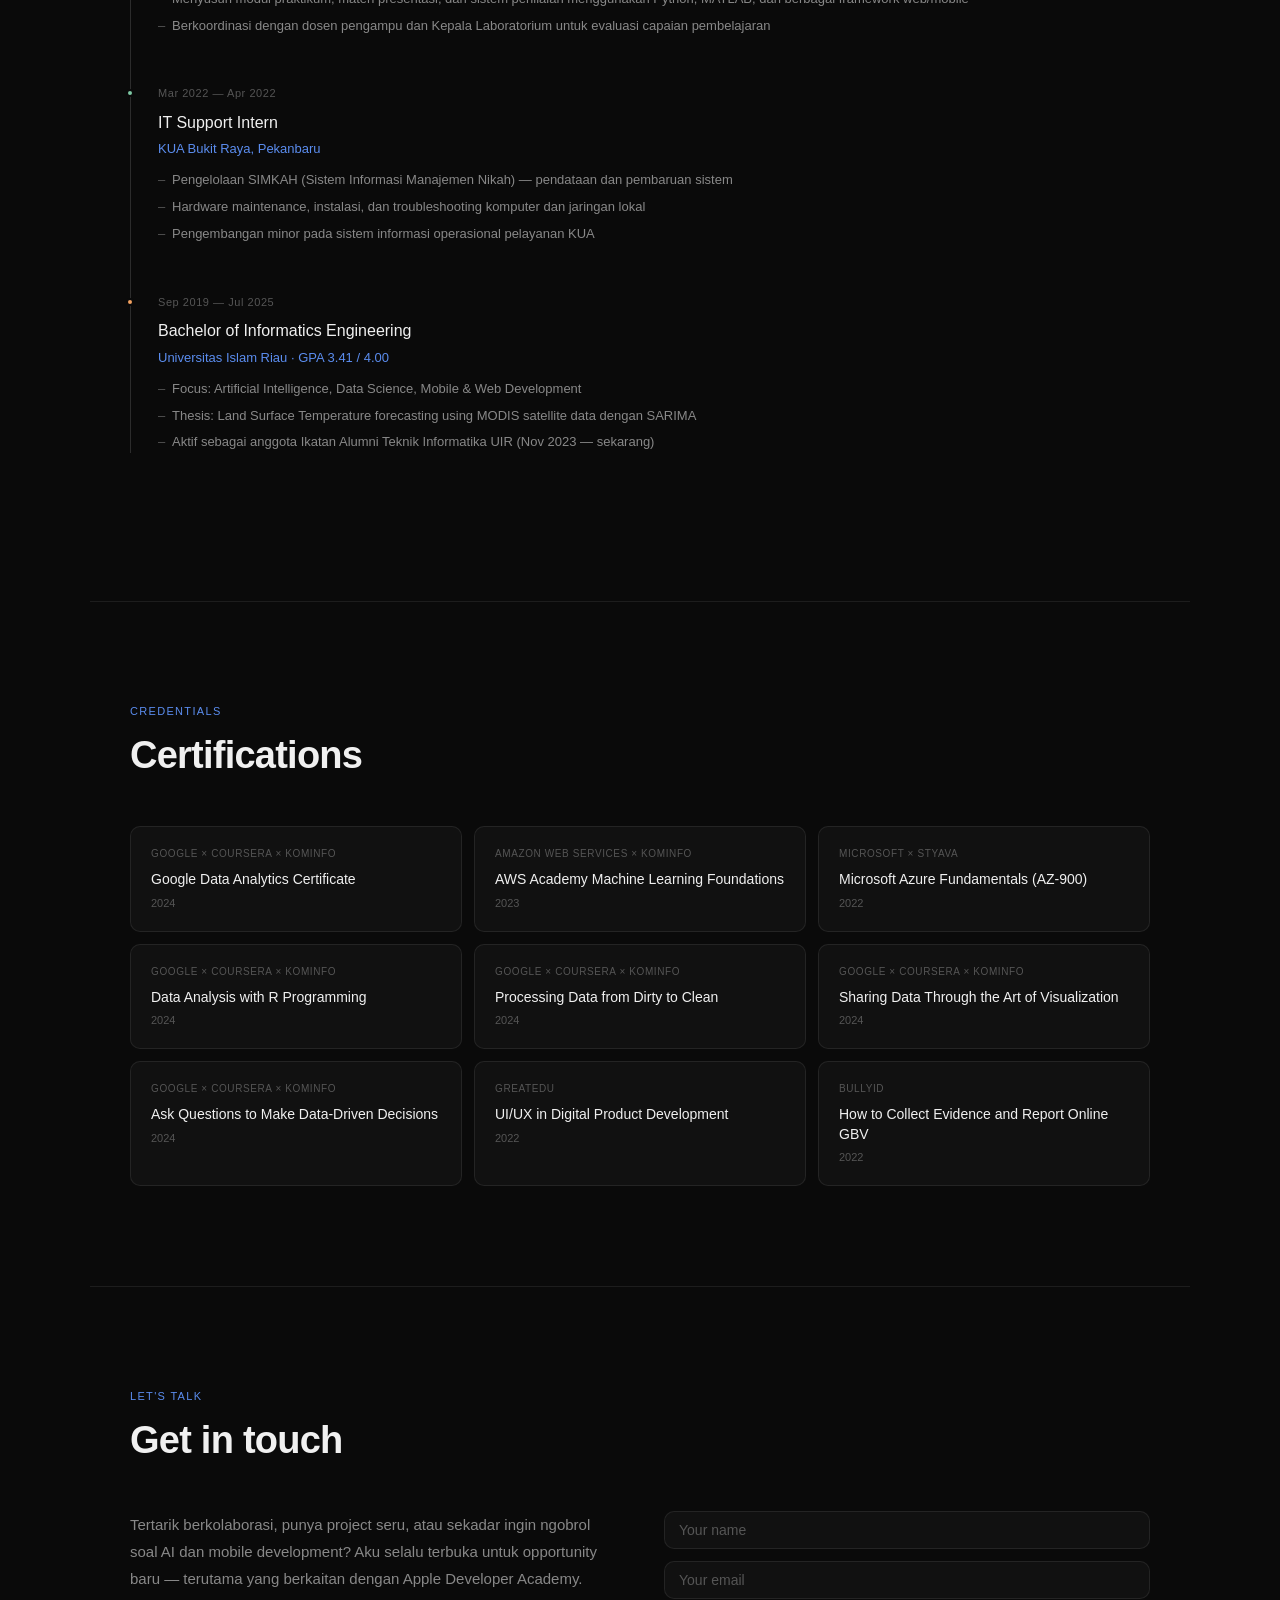
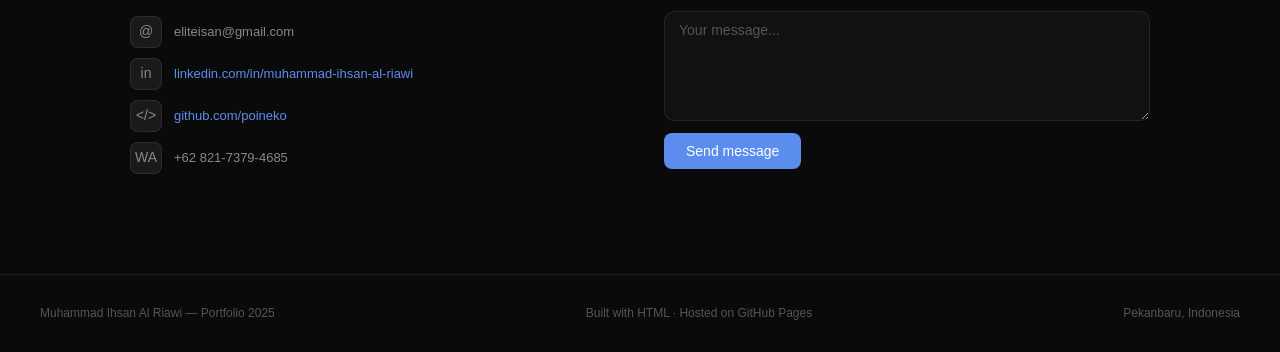
<file: portfolio-ihsan.html>
<!DOCTYPE html>
<html lang="en">
<head>
<meta charset="UTF-8"/>
<meta name="viewport" content="width=device-width, initial-scale=1.0"/>
<title>Muhammad Ihsan Al Riawi — Portfolio</title>
<style>
  :root {
    --bg: #0a0a0a;
    --bg2: #111111;
    --bg3: #1a1a1a;
    --bg4: #222222;
    --line: rgba(255,255,255,0.08);
    --line2: rgba(255,255,255,0.14);
    --text: #f0f0f0;
    --muted: #888;
    --hint: #555;
    --accent: #5B8DEF;
    --accent2: #7EC8A4;
    --accent3: #F4A261;
    --accent4: #C77DFF;
    --cat-mobile: #5B8DEF;
    --cat-web: #7EC8A4;
    --cat-ai: #C77DFF;
    --cat-ds: #F4A261;
    --radius: 10px;
    --radius-lg: 16px;
  }
  *, *::before, *::after { box-sizing: border-box; margin: 0; padding: 0; }
  html { scroll-behavior: smooth; }
  body {
    background: var(--bg);
    color: var(--text);
    font-family: -apple-system, 'SF Pro Text', 'Helvetica Neue', Arial, sans-serif;
    font-size: 15px;
    line-height: 1.7;
    -webkit-font-smoothing: antialiased;
  }
  a { color: inherit; text-decoration: none; }

  /* NAV */
  nav {
    position: sticky; top: 0; z-index: 100;
    background: rgba(10,10,10,0.88);
    backdrop-filter: blur(16px);
    border-bottom: 0.5px solid var(--line);
    display: flex; align-items: center; justify-content: space-between;
    padding: 0 40px; height: 56px;
  }
  .nav-logo { font-size: 14px; font-weight: 500; letter-spacing: 0.02em; color: var(--text); }
  .nav-links { display: flex; gap: 28px; }
  .nav-links a { font-size: 13px; color: var(--muted); transition: color .2s; }
  .nav-links a:hover { color: var(--text); }
  .nav-cta {
    font-size: 12px; font-weight: 500; padding: 6px 16px;
    border: 0.5px solid var(--line2); border-radius: 20px;
    color: var(--text); background: transparent; cursor: pointer;
    transition: background .2s, border-color .2s;
  }
  .nav-cta:hover { background: var(--bg3); border-color: var(--accent); color: var(--accent); }

  /* SECTIONS */
  section { padding: 100px 40px; max-width: 1100px; margin: 0 auto; }
  .section-label {
    font-size: 11px; font-weight: 500; letter-spacing: 0.12em;
    color: var(--accent); text-transform: uppercase; margin-bottom: 12px;
  }
  h1 { font-size: clamp(36px, 6vw, 64px); font-weight: 600; line-height: 1.1; letter-spacing: -0.03em; }
  h2 { font-size: clamp(26px, 4vw, 38px); font-weight: 600; line-height: 1.2; letter-spacing: -0.02em; }
  h3 { font-size: 17px; font-weight: 500; }

  /* HERO */
  #hero { padding-top: 120px; padding-bottom: 120px; }
  .hero-badge {
    display: inline-flex; align-items: center; gap: 7px;
    background: var(--bg3); border: 0.5px solid var(--line2);
    border-radius: 20px; padding: 5px 14px; font-size: 12px; color: var(--muted);
    margin-bottom: 32px;
  }
  .hero-badge-dot { width: 6px; height: 6px; border-radius: 50%; background: var(--accent2); }
  .hero-title { margin-bottom: 20px; }
  .hero-title span { color: var(--accent); }
  .hero-sub {
    font-size: 17px; color: var(--muted); max-width: 560px;
    line-height: 1.7; margin-bottom: 40px;
  }
  .hero-actions { display: flex; gap: 12px; flex-wrap: wrap; }
  .btn-primary {
    display: inline-flex; align-items: center; gap: 8px;
    background: var(--accent); color: #fff; font-size: 14px; font-weight: 500;
    padding: 10px 22px; border-radius: 8px; border: none; cursor: pointer;
    transition: opacity .2s;
  }
  .btn-primary:hover { opacity: .85; }
  .btn-ghost {
    display: inline-flex; align-items: center; gap: 8px;
    background: transparent; color: var(--text); font-size: 14px; font-weight: 500;
    padding: 10px 22px; border-radius: 8px; border: 0.5px solid var(--line2); cursor: pointer;
    transition: border-color .2s, background .2s;
  }
  .btn-ghost:hover { border-color: var(--line2); background: var(--bg3); }
  .hero-stats {
    display: grid; grid-template-columns: repeat(4, 1fr);
    gap: 1px; background: var(--line); border: 0.5px solid var(--line);
    border-radius: var(--radius-lg); overflow: hidden; margin-top: 72px;
  }
  .stat-cell {
    background: var(--bg2); padding: 24px 20px;
  }
  .stat-num { font-size: 28px; font-weight: 600; letter-spacing: -0.03em; color: var(--text); }
  .stat-num span { color: var(--accent); }
  .stat-label { font-size: 12px; color: var(--muted); margin-top: 4px; }

  /* ABOUT */
  #about { border-top: 0.5px solid var(--line); }
  .about-grid { display: grid; grid-template-columns: 1fr 1fr; gap: 64px; align-items: start; margin-top: 48px; }
  .about-text p { color: var(--muted); margin-bottom: 16px; font-size: 15px; line-height: 1.8; }
  .about-text p strong { color: var(--text); font-weight: 500; }
  .about-right {}
  .about-quote {
    border-left: 2px solid var(--accent); padding-left: 20px;
    font-size: 16px; font-style: italic; color: var(--text); line-height: 1.7;
    margin-bottom: 32px;
  }
  .about-links { display: flex; flex-direction: column; gap: 8px; }
  .about-link {
    display: flex; align-items: center; justify-content: space-between;
    padding: 12px 16px; background: var(--bg3);
    border: 0.5px solid var(--line); border-radius: var(--radius);
    font-size: 13px; color: var(--muted); transition: border-color .2s, color .2s;
  }
  .about-link:hover { border-color: var(--line2); color: var(--text); }
  .about-link-name { font-weight: 500; color: var(--text); }
  .about-link span { font-size: 11px; }

  /* PROJECTS */
  #projects { border-top: 0.5px solid var(--line); }
  .projects-header { display: flex; align-items: flex-end; justify-content: space-between; margin-bottom: 32px; }
  .filter-bar { display: flex; gap: 8px; flex-wrap: wrap; margin-bottom: 36px; }
  .filter-btn {
    font-size: 12px; font-weight: 500; padding: 5px 14px;
    border-radius: 20px; border: 0.5px solid var(--line2);
    background: transparent; color: var(--muted); cursor: pointer;
    transition: all .18s;
  }
  .filter-btn.active, .filter-btn:hover { color: var(--text); border-color: var(--text); background: var(--bg3); }
  .filter-btn[data-cat="mobile"].active { border-color: var(--cat-mobile); color: var(--cat-mobile); background: rgba(91,141,239,.1); }
  .filter-btn[data-cat="web"].active { border-color: var(--cat-web); color: var(--cat-web); background: rgba(126,200,164,.1); }
  .filter-btn[data-cat="ai"].active { border-color: var(--cat-ai); color: var(--cat-ai); background: rgba(199,125,255,.1); }
  .filter-btn[data-cat="ds"].active { border-color: var(--cat-ds); color: var(--cat-ds); background: rgba(244,162,97,.1); }

  .projects-grid { display: grid; grid-template-columns: repeat(auto-fill, minmax(320px, 1fr)); gap: 16px; }
  .project-card {
    background: var(--bg2); border: 0.5px solid var(--line);
    border-radius: var(--radius-lg); overflow: hidden;
    transition: border-color .2s, transform .2s; cursor: default;
  }
  .project-card:hover { border-color: var(--line2); transform: translateY(-2px); }
  .project-card.hidden { display: none; }

  .project-thumb {
    height: 160px; display: flex; align-items: center; justify-content: center;
    font-size: 36px; position: relative; overflow: hidden;
  }
  .project-thumb-icon { font-size: 36px; }
  .project-body { padding: 20px; }
  .project-cat-badge {
    font-size: 10px; font-weight: 500; padding: 2px 8px;
    border-radius: 20px; display: inline-flex; margin-bottom: 10px;
  }
  .badge-mobile { background: rgba(91,141,239,.15); color: #5B8DEF; }
  .badge-web    { background: rgba(126,200,164,.15); color: #7EC8A4; }
  .badge-ai     { background: rgba(199,125,255,.15); color: #C77DFF; }
  .badge-ds     { background: rgba(244,162,97,.15); color: #F4A261; }
  .project-title { font-size: 15px; font-weight: 500; color: var(--text); margin-bottom: 6px; }
  .project-desc { font-size: 13px; color: var(--muted); line-height: 1.6; margin-bottom: 14px; }
  .project-tags { display: flex; flex-wrap: wrap; gap: 5px; margin-bottom: 16px; }
  .project-tag {
    font-size: 11px; padding: 2px 7px; border-radius: 4px;
    background: var(--bg4); color: var(--hint); border: 0.5px solid var(--line);
  }
  .project-footer { display: flex; gap: 8px; padding-top: 14px; border-top: 0.5px solid var(--line); }
  .proj-link {
    font-size: 12px; color: var(--muted); display: inline-flex; align-items: center; gap: 4px;
    padding: 4px 10px; border: 0.5px solid var(--line); border-radius: 6px;
    transition: border-color .15s, color .15s;
  }
  .proj-link:hover { border-color: var(--line2); color: var(--text); }

  /* SKILLS */
  #skills { border-top: 0.5px solid var(--line); }
  .skills-grid { display: grid; grid-template-columns: repeat(auto-fill, minmax(220px, 1fr)); gap: 12px; margin-top: 48px; }
  .skill-group {
    background: var(--bg2); border: 0.5px solid var(--line);
    border-radius: var(--radius-lg); padding: 20px;
  }
  .skill-group-label {
    font-size: 11px; font-weight: 500; letter-spacing: 0.08em;
    text-transform: uppercase; margin-bottom: 14px;
  }
  .skill-item { display: flex; align-items: center; gap: 10px; margin-bottom: 10px; }
  .skill-dot { width: 6px; height: 6px; border-radius: 50%; flex-shrink: 0; }
  .skill-name { font-size: 13px; color: var(--muted); }
  .skill-bar-wrap { flex: 1; height: 2px; background: var(--bg4); border-radius: 2px; }
  .skill-bar { height: 2px; border-radius: 2px; }

  /* EXPERIENCE */
  #experience { border-top: 0.5px solid var(--line); }
  .timeline { margin-top: 48px; position: relative; padding-left: 28px; }
  .timeline::before {
    content: ''; position: absolute; left: 0; top: 8px; bottom: 0;
    width: 0.5px; background: var(--line2);
  }
  .timeline-item { position: relative; margin-bottom: 48px; }
  .timeline-dot {
    position: absolute; left: -32px; top: 5px;
    width: 8px; height: 8px; border-radius: 50%;
    background: var(--accent); border: 2px solid var(--bg);
  }
  .timeline-period { font-size: 11px; color: var(--hint); margin-bottom: 6px; font-weight: 500; letter-spacing: 0.05em; }
  .timeline-role { font-size: 16px; font-weight: 500; color: var(--text); margin-bottom: 2px; }
  .timeline-org { font-size: 13px; color: var(--accent); margin-bottom: 10px; }
  .timeline-bullets { list-style: none; }
  .timeline-bullets li {
    font-size: 13px; color: var(--muted); padding-left: 14px; position: relative; margin-bottom: 6px; line-height: 1.6;
  }
  .timeline-bullets li::before { content: '–'; position: absolute; left: 0; color: var(--hint); }

  /* CERTS */
  #certifications { border-top: 0.5px solid var(--line); }
  .certs-grid { display: grid; grid-template-columns: repeat(auto-fill, minmax(260px, 1fr)); gap: 12px; margin-top: 48px; }
  .cert-card {
    background: var(--bg2); border: 0.5px solid var(--line);
    border-radius: var(--radius); padding: 18px 20px;
    transition: border-color .2s;
  }
  .cert-card:hover { border-color: var(--line2); }
  .cert-issuer { font-size: 10px; font-weight: 500; letter-spacing: 0.06em; color: var(--hint); text-transform: uppercase; margin-bottom: 8px; }
  .cert-name { font-size: 14px; font-weight: 500; color: var(--text); margin-bottom: 4px; line-height: 1.4; }
  .cert-year { font-size: 11px; color: var(--hint); }

  /* CONTACT */
  #contact { border-top: 0.5px solid var(--line); }
  .contact-wrap { margin-top: 48px; display: grid; grid-template-columns: 1fr 1fr; gap: 48px; align-items: start; }
  .contact-intro { font-size: 15px; color: var(--muted); line-height: 1.8; margin-bottom: 24px; }
  .contact-info-list { display: flex; flex-direction: column; gap: 10px; }
  .contact-info-item {
    display: flex; align-items: center; gap: 12px;
    font-size: 13px; color: var(--muted);
  }
  .contact-info-icon {
    width: 32px; height: 32px; border-radius: 8px;
    background: var(--bg3); border: 0.5px solid var(--line);
    display: flex; align-items: center; justify-content: center;
    font-size: 14px; flex-shrink: 0;
  }
  .contact-form { display: flex; flex-direction: column; gap: 12px; }
  .contact-form input, .contact-form textarea {
    background: var(--bg2); border: 0.5px solid var(--line);
    border-radius: var(--radius); padding: 10px 14px;
    color: var(--text); font-size: 14px; font-family: inherit;
    outline: none; transition: border-color .2s; resize: vertical;
  }
  .contact-form input:focus, .contact-form textarea:focus { border-color: var(--accent); }
  .contact-form input::placeholder, .contact-form textarea::placeholder { color: var(--hint); }
  .contact-form textarea { min-height: 110px; }
  .send-btn {
    align-self: flex-start; background: var(--accent); color: #fff;
    font-size: 14px; font-weight: 500; padding: 10px 22px;
    border: none; border-radius: 8px; cursor: pointer; transition: opacity .2s;
  }
  .send-btn:hover { opacity: .85; }

  /* FOOTER */
  footer {
    border-top: 0.5px solid var(--line); padding: 28px 40px;
    display: flex; align-items: center; justify-content: space-between;
    font-size: 12px; color: var(--hint);
  }

  /* THUMB COLORS */
  .thumb-mobile { background: rgba(91,141,239,.08); }
  .thumb-web    { background: rgba(126,200,164,.08); }
  .thumb-ai     { background: rgba(199,125,255,.08); }
  .thumb-ds     { background: rgba(244,162,97,.08); }

  /* RESPONSIVE */
  @media (max-width: 768px) {
    nav { padding: 0 20px; }
    .nav-links { display: none; }
    section { padding: 64px 20px; }
    .hero-stats { grid-template-columns: repeat(2,1fr); }
    .about-grid { grid-template-columns: 1fr; gap: 32px; }
    .projects-grid { grid-template-columns: 1fr; }
    .contact-wrap { grid-template-columns: 1fr; }
    footer { flex-direction: column; gap: 8px; text-align: center; }
  }
</style>
</head>
<body>

<nav>
  <span class="nav-logo">Ihsan.</span>
  <div class="nav-links">
    <a href="#about">About</a>
    <a href="#projects">Projects</a>
    <a href="#skills">Skills</a>
    <a href="#experience">Experience</a>
    <a href="#certifications">Certs</a>
    <a href="#contact">Contact</a>
  </div>
  <a href="mailto:eliteisan@gmail.com" class="nav-cta">Hire me</a>
</nav>

<!-- HERO -->
<section id="hero">
  <div class="hero-badge">
    <div class="hero-badge-dot"></div>
    Open to opportunities — Apple Developer Academy 2025
  </div>
  <h1 class="hero-title">
    I build things<br>that <span>matter</span>.
  </h1>
  <p class="hero-sub">
    Data Scientist · AI Engineer · Full Stack Developer<br>
    Pekanbaru, Indonesia — turning raw data into decisions and ideas into apps.
  </p>
  <div class="hero-actions">
    <a href="#projects" class="btn-primary">View my work ↓</a>
    <a href="#contact" class="btn-ghost">Get in touch</a>
  </div>
  <div class="hero-stats">
    <div class="stat-cell">
      <div class="stat-num"><span>3</span>+</div>
      <div class="stat-label">Years teaching & mentoring</div>
    </div>
    <div class="stat-cell">
      <div class="stat-num"><span>10</span>+</div>
      <div class="stat-label">Projects shipped</div>
    </div>
    <div class="stat-cell">
      <div class="stat-num"><span>12</span>+</div>
      <div class="stat-label">Certifications</div>
    </div>
    <div class="stat-cell">
      <div class="stat-num"><span>3.41</span></div>
      <div class="stat-label">GPA — Informatics Engineering</div>
    </div>
  </div>
</section>

<!-- ABOUT -->
<section id="about">
  <div class="section-label">About me</div>
  <h2>Engineer. Educator. Builder.</h2>
  <div class="about-grid">
    <div class="about-text">
      <p>
        I'm an Informatics Engineering graduate from <strong>Universitas Islam Riau</strong> with a deep focus on
        Artificial Intelligence, Data Science, and full-stack development. For over 3 years I've been both
        <strong>building and teaching</strong> — running lab sessions for 100+ students across ML, Computer Vision,
        Web Dev, and Mobile App courses.
      </p>
      <p>
        My engineering philosophy: the best software <strong>empowers people</strong>, not just impresses them.
        I love the intersection of data, design, and human-centered thinking — which is exactly why I'm applying to
        <strong>Apple Developer Academy</strong>. Apple's ecosystem is the gold standard for that philosophy.
      </p>
      <p>
        When I'm not coding, I'm exploring satellite imagery datasets, experimenting with new ML architectures,
        or mentoring junior developers in my community.
      </p>
    </div>
    <div class="about-right">
      <blockquote class="about-quote">
        "I turn raw data into decisions — and ideas into apps that actually get used."
      </blockquote>
      <div class="about-links">
        <a href="https://linkedin.com/in/muhammad-ihsan-al-riawi" class="about-link" target="_blank">
          <span class="about-link-name">LinkedIn</span>
          <span>linkedin.com/in/muhammad-ihsan-al-riawi ↗</span>
        </a>
        <a href="https://github.com/poineko" class="about-link" target="_blank">
          <span class="about-link-name">GitHub</span>
          <span>github.com/poineko ↗</span>
        </a>
        <a href="https://kaggle.com/itpoii" class="about-link" target="_blank">
          <span class="about-link-name">Kaggle</span>
          <span>kaggle.com/itpoii ↗</span>
        </a>
        <a href="mailto:eliteisan@gmail.com" class="about-link">
          <span class="about-link-name">Email</span>
          <span>eliteisan@gmail.com ↗</span>
        </a>
      </div>
    </div>
  </div>
</section>

<!-- PROJECTS -->
<section id="projects">
  <div class="section-label">Work</div>
  <div class="projects-header">
    <h2>Featured projects</h2>
  </div>
  <div class="filter-bar">
    <button class="filter-btn active" data-cat="all">All</button>
    <button class="filter-btn" data-cat="ai">AI / ML</button>
    <button class="filter-btn" data-cat="ds">Data Science</button>
    <button class="filter-btn" data-cat="web">Web</button>
    <button class="filter-btn" data-cat="mobile">Mobile</button>
  </div>
  <div class="projects-grid" id="projectsGrid">

    <div class="project-card" data-cat="ds">
      <div class="project-thumb thumb-ds">
        <svg width="48" height="48" viewBox="0 0 48 48" fill="none"><rect x="4" y="28" width="8" height="16" rx="2" fill="#F4A261" opacity=".7"/><rect x="15" y="20" width="8" height="24" rx="2" fill="#F4A261" opacity=".85"/><rect x="26" y="12" width="8" height="32" rx="2" fill="#F4A261"/><rect x="37" y="6" width="8" height="38" rx="2" fill="#F4A261" opacity=".6"/><path d="M6 26 L18 18 L30 10 L42 4" stroke="#F4A261" stroke-width="1.5" stroke-dasharray="3 2"/></svg>
      </div>
      <div class="project-body">
        <span class="project-cat-badge badge-ds">Data Science</span>
        <div class="project-title">Land Surface Temperature Forecasting</div>
        <div class="project-desc">Forecasting LST di wilayah Riau menggunakan citra satelit MODIS dengan metode ARIMA & SARIMA. Dilengkapi dashboard interaktif berbasis web untuk visualisasi prediksi.</div>
        <div class="project-tags">
          <span class="project-tag">Python</span>
          <span class="project-tag">Flask</span>
          <span class="project-tag">Dash</span>
          <span class="project-tag">SARIMA</span>
          <span class="project-tag">MODIS</span>
          <span class="project-tag">Plotly</span>
        </div>
        <div class="project-footer">
          <a href="https://github.com/poineko" class="proj-link" target="_blank">GitHub ↗</a>
        </div>
      </div>
    </div>

    <div class="project-card" data-cat="ai">
      <div class="project-thumb thumb-ai">
        <svg width="48" height="48" viewBox="0 0 48 48" fill="none"><circle cx="24" cy="24" r="10" stroke="#C77DFF" stroke-width="1.5"/><circle cx="24" cy="24" r="4" fill="#C77DFF" opacity=".6"/><circle cx="8" cy="24" r="3" fill="#C77DFF" opacity=".4"/><circle cx="40" cy="24" r="3" fill="#C77DFF" opacity=".4"/><circle cx="24" cy="8" r="3" fill="#C77DFF" opacity=".4"/><circle cx="24" cy="40" r="3" fill="#C77DFF" opacity=".4"/><line x1="11" y1="24" x2="14" y2="24" stroke="#C77DFF" stroke-width="1"/><line x1="34" y1="24" x2="37" y2="24" stroke="#C77DFF" stroke-width="1"/><line x1="24" y1="11" x2="24" y2="14" stroke="#C77DFF" stroke-width="1"/><line x1="24" y1="34" x2="24" y2="37" stroke="#C77DFF" stroke-width="1"/></svg>
      </div>
      <div class="project-body">
        <span class="project-cat-badge badge-ai">AI / ML</span>
        <div class="project-title">AI-Powered Analytics Dashboard</div>
        <div class="project-desc">Platform analitik full-stack yang mengintegrasikan ML pipeline dengan React frontend. Mendukung EDA otomatis, training model, dan result export untuk non-technical users.</div>
        <div class="project-tags">
          <span class="project-tag">React.js</span>
          <span class="project-tag">Python</span>
          <span class="project-tag">Scikit-learn</span>
          <span class="project-tag">Node.js</span>
          <span class="project-tag">MySQL</span>
        </div>
        <div class="project-footer">
          <a href="https://github.com/poineko" class="proj-link" target="_blank">GitHub ↗</a>
        </div>
      </div>
    </div>

    <div class="project-card" data-cat="mobile">
      <div class="project-thumb thumb-mobile">
        <svg width="48" height="48" viewBox="0 0 48 48" fill="none"><rect x="14" y="4" width="20" height="36" rx="4" stroke="#5B8DEF" stroke-width="1.5"/><rect x="18" y="8" width="12" height="18" rx="2" fill="#5B8DEF" opacity=".15"/><circle cx="24" cy="34" r="2" fill="#5B8DEF" opacity=".5"/><rect x="20" y="12" width="8" height="1.5" rx="1" fill="#5B8DEF" opacity=".5"/><rect x="18" y="16" width="12" height="1.5" rx="1" fill="#5B8DEF" opacity=".3"/><rect x="18" y="20" width="9" height="1.5" rx="1" fill="#5B8DEF" opacity=".3"/></svg>
      </div>
      <div class="project-body">
        <span class="project-cat-badge badge-mobile">Mobile</span>
        <div class="project-title">Cross-Platform Mobile Apps</div>
        <div class="project-desc">Pengembangan aplikasi mobile native & hybrid menggunakan Flutter dan React Native. Mencakup e-commerce app, task manager, dan image classifier dengan Firebase backend.</div>
        <div class="project-tags">
          <span class="project-tag">Flutter</span>
          <span class="project-tag">React Native</span>
          <span class="project-tag">Dart</span>
          <span class="project-tag">Firebase</span>
          <span class="project-tag">REST API</span>
        </div>
        <div class="project-footer">
          <a href="https://github.com/poineko" class="proj-link" target="_blank">GitHub ↗</a>
        </div>
      </div>
    </div>

    <div class="project-card" data-cat="web">
      <div class="project-thumb thumb-web">
        <svg width="48" height="48" viewBox="0 0 48 48" fill="none"><rect x="4" y="8" width="40" height="30" rx="4" stroke="#7EC8A4" stroke-width="1.5"/><rect x="8" y="12" width="16" height="10" rx="2" fill="#7EC8A4" opacity=".15"/><rect x="8" y="25" width="32" height="2" rx="1" fill="#7EC8A4" opacity=".3"/><rect x="8" y="29" width="20" height="2" rx="1" fill="#7EC8A4" opacity=".2"/><rect x="27" y="12" width="13" height="10" rx="2" fill="#7EC8A4" opacity=".25"/><circle cx="24" cy="42" r="3" fill="#7EC8A4" opacity=".3"/><line x1="24" y1="38" x2="24" y2="40" stroke="#7EC8A4" stroke-width="1"/></svg>
      </div>
      <div class="project-body">
        <span class="project-cat-badge badge-web">Web Dev</span>
        <div class="project-title">Full-Stack Web Applications</div>
        <div class="project-desc">Berbagai web app menggunakan MERN stack, Laravel, dan Vue.js — termasuk sistem informasi, portal akademik, dan REST API dengan JWT authentication.</div>
        <div class="project-tags">
          <span class="project-tag">React.js</span>
          <span class="project-tag">Laravel</span>
          <span class="project-tag">Vue.js</span>
          <span class="project-tag">MongoDB</span>
          <span class="project-tag">Express</span>
        </div>
        <div class="project-footer">
          <a href="https://github.com/poineko" class="proj-link" target="_blank">GitHub ↗</a>
        </div>
      </div>
    </div>

    <div class="project-card" data-cat="ai">
      <div class="project-thumb thumb-ai">
        <svg width="48" height="48" viewBox="0 0 48 48" fill="none"><rect x="8" y="8" width="14" height="14" rx="3" fill="#C77DFF" opacity=".2"/><rect x="26" y="8" width="14" height="14" rx="3" fill="#C77DFF" opacity=".4"/><rect x="8" y="26" width="14" height="14" rx="3" fill="#C77DFF" opacity=".4"/><rect x="26" y="26" width="14" height="14" rx="3" fill="#C77DFF" opacity=".7"/><line x1="22" y1="15" x2="26" y2="15" stroke="#C77DFF" stroke-width="1"/><line x1="15" y1="22" x2="15" y2="26" stroke="#C77DFF" stroke-width="1"/><line x1="22" y1="33" x2="26" y2="33" stroke="#C77DFF" stroke-width="1"/><line x1="33" y1="22" x2="33" y2="26" stroke="#C77DFF" stroke-width="1"/></svg>
      </div>
      <div class="project-body">
        <span class="project-cat-badge badge-ai">AI / ML</span>
        <div class="project-title">Computer Vision Projects</div>
        <div class="project-desc">Implementasi CNN untuk image classification, object detection, dan digital image forensics — termasuk deteksi manipulasi gambar dan metadata extraction.</div>
        <div class="project-tags">
          <span class="project-tag">TensorFlow</span>
          <span class="project-tag">CNN</span>
          <span class="project-tag">OpenCV</span>
          <span class="project-tag">Python</span>
          <span class="project-tag">MATLAB</span>
        </div>
        <div class="project-footer">
          <a href="https://github.com/poineko" class="proj-link" target="_blank">GitHub ↗</a>
        </div>
      </div>
    </div>

    <div class="project-card" data-cat="ds">
      <div class="project-thumb thumb-ds">
        <svg width="48" height="48" viewBox="0 0 48 48" fill="none"><circle cx="24" cy="24" r="16" stroke="#F4A261" stroke-width="1.5" opacity=".4"/><path d="M24 8 A16 16 0 0 1 40 24" stroke="#F4A261" stroke-width="2" stroke-linecap="round"/><path d="M24 8 L24 24 L36 32" stroke="#F4A261" stroke-width="1.5" stroke-linecap="round"/><circle cx="24" cy="24" r="3" fill="#F4A261"/></svg>
      </div>
      <div class="project-body">
        <span class="project-cat-badge badge-ds">Data Science</span>
        <div class="project-title">EDA & Statistical Analysis Tools</div>
        <div class="project-desc">Kumpulan notebook dan tools untuk Exploratory Data Analysis, visualisasi distribusi, uji hipotesis, dan feature engineering — digunakan untuk teaching dan research.</div>
        <div class="project-tags">
          <span class="project-tag">Pandas</span>
          <span class="project-tag">NumPy</span>
          <span class="project-tag">Matplotlib</span>
          <span class="project-tag">Seaborn</span>
          <span class="project-tag">R</span>
        </div>
        <div class="project-footer">
          <a href="https://kaggle.com/itpoii" class="proj-link" target="_blank">Kaggle ↗</a>
        </div>
      </div>
    </div>

    <div class="project-card" data-cat="mobile">
      <div class="project-thumb thumb-mobile">
        <svg width="48" height="48" viewBox="0 0 48 48" fill="none"><rect x="6" y="10" width="16" height="28" rx="3" stroke="#5B8DEF" stroke-width="1.5"/><rect x="26" y="10" width="16" height="28" rx="3" stroke="#5B8DEF" stroke-width="1.5" opacity=".5"/><rect x="10" y="15" width="8" height="8" rx="1.5" fill="#5B8DEF" opacity=".2"/><rect x="30" y="15" width="8" height="8" rx="1.5" fill="#5B8DEF" opacity=".1"/><rect x="10" y="27" width="8" height="2" rx="1" fill="#5B8DEF" opacity=".3"/><rect x="30" y="27" width="8" height="2" rx="1" fill="#5B8DEF" opacity=".2"/></svg>
      </div>
      <div class="project-body">
        <span class="project-cat-badge badge-mobile">Mobile</span>
        <div class="project-title">IoT Sensor Data App</div>
        <div class="project-desc">Aplikasi mobile untuk monitoring data sensor IoT secara real-time. Menghubungkan hardware sensor dengan mobile frontend melalui REST API dan Firebase realtime database.</div>
        <div class="project-tags">
          <span class="project-tag">Flutter</span>
          <span class="project-tag">Firebase</span>
          <span class="project-tag">IoT</span>
          <span class="project-tag">C++</span>
          <span class="project-tag">Arduino</span>
        </div>
        <div class="project-footer">
          <a href="https://github.com/poineko" class="proj-link" target="_blank">GitHub ↗</a>
        </div>
      </div>
    </div>

    <div class="project-card" data-cat="web">
      <div class="project-thumb thumb-web">
        <svg width="48" height="48" viewBox="0 0 48 48" fill="none"><rect x="6" y="6" width="36" height="36" rx="5" stroke="#7EC8A4" stroke-width="1.5" opacity=".3"/><rect x="6" y="6" width="36" height="12" rx="5" fill="#7EC8A4" opacity=".1"/><circle cx="12" cy="12" r="2" fill="#7EC8A4" opacity=".5"/><circle cx="19" cy="12" r="2" fill="#7EC8A4" opacity=".3"/><rect x="10" y="24" width="28" height="2" rx="1" fill="#7EC8A4" opacity=".3"/><rect x="10" y="29" width="20" height="2" rx="1" fill="#7EC8A4" opacity=".2"/><rect x="10" y="34" width="14" height="2" rx="1" fill="#7EC8A4" opacity=".15"/></svg>
      </div>
      <div class="project-body">
        <span class="project-cat-badge badge-web">Web Dev</span>
        <div class="project-title">Academic Learning Management System</div>
        <div class="project-desc">Sistem manajemen pembelajaran berbasis web untuk mendukung kegiatan praktikum — upload materi, submission tugas, penilaian, dan laporan bulanan dosen.</div>
        <div class="project-tags">
          <span class="project-tag">Laravel</span>
          <span class="project-tag">PHP</span>
          <span class="project-tag">MySQL</span>
          <span class="project-tag">Bootstrap</span>
        </div>
        <div class="project-footer">
          <a href="https://github.com/poineko" class="proj-link" target="_blank">GitHub ↗</a>
        </div>
      </div>
    </div>

    <div class="project-card" data-cat="ai">
      <div class="project-thumb thumb-ai">
        <svg width="48" height="48" viewBox="0 0 48 48" fill="none"><polyline points="4,36 12,20 20,28 28,12 36,18 44,6" stroke="#C77DFF" stroke-width="1.5" fill="none" stroke-linejoin="round"/><circle cx="12" cy="20" r="2.5" fill="#C77DFF" opacity=".6"/><circle cx="20" cy="28" r="2.5" fill="#C77DFF" opacity=".6"/><circle cx="28" cy="12" r="2.5" fill="#C77DFF" opacity=".6"/><circle cx="36" cy="18" r="2.5" fill="#C77DFF" opacity=".6"/><polyline points="4,36 44,36" stroke="#C77DFF" stroke-width=".5" opacity=".2"/></svg>
      </div>
      <div class="project-body">
        <span class="project-cat-badge badge-ai">AI / ML</span>
        <div class="project-title">Time Series Forecasting Models</div>
        <div class="project-desc">Koleksi model time series — ARIMA, SARIMA, LSTM — untuk berbagai domain: cuaca, konsumsi energi, dan tren akademik. Termasuk evaluasi MAE, RMSE, MSE.</div>
        <div class="project-tags">
          <span class="project-tag">LSTM</span>
          <span class="project-tag">ARIMA</span>
          <span class="project-tag">Python</span>
          <span class="project-tag">Statsmodels</span>
        </div>
        <div class="project-footer">
          <a href="https://github.com/poineko" class="proj-link" target="_blank">GitHub ↗</a>
        </div>
      </div>
    </div>

    <div class="project-card" data-cat="ds">
      <div class="project-thumb thumb-ds">
        <svg width="48" height="48" viewBox="0 0 48 48" fill="none"><rect x="4" y="4" width="18" height="18" rx="3" fill="#F4A261" opacity=".15" stroke="#F4A261" stroke-width="1"/><rect x="26" y="4" width="18" height="18" rx="3" fill="#F4A261" opacity=".3" stroke="#F4A261" stroke-width="1"/><rect x="4" y="26" width="18" height="18" rx="3" fill="#F4A261" opacity=".3" stroke="#F4A261" stroke-width="1"/><rect x="26" y="26" width="18" height="18" rx="3" fill="#F4A261" opacity=".6" stroke="#F4A261" stroke-width="1"/></svg>
      </div>
      <div class="project-body">
        <span class="project-cat-badge badge-ds">Data Science</span>
        <div class="project-title">MBKM Policy Evaluation Research</div>
        <div class="project-desc">Penelitian evaluasi kebijakan program MBKM menggunakan teknik survei dan kuesioner. Pengumpulan, manajemen, dan analisis data untuk mengukur capaian belajar mahasiswa.</div>
        <div class="project-tags">
          <span class="project-tag">R</span>
          <span class="project-tag">SPSS</span>
          <span class="project-tag">Survey Analysis</span>
          <span class="project-tag">Excel</span>
        </div>
        <div class="project-footer">
          <span style="font-size:12px; color: var(--hint); padding: 4px 0;">Research paper</span>
        </div>
      </div>
    </div>

    <div class="project-card" data-cat="web mobile">
      <div class="project-thumb thumb-web">
        <svg width="48" height="48" viewBox="0 0 48 48" fill="none"><circle cx="24" cy="18" r="8" stroke="#7EC8A4" stroke-width="1.5"/><path d="M8 40 C8 30 40 30 40 40" stroke="#7EC8A4" stroke-width="1.5" stroke-linecap="round"/><circle cx="24" cy="18" r="3" fill="#7EC8A4" opacity=".4"/></svg>
      </div>
      <div class="project-body">
        <span class="project-cat-badge badge-web">Web Dev</span>
        <div class="project-title">SIMKAH — Government Info System</div>
        <div class="project-desc">Pengembangan dan pemeliharaan Sistem Informasi Manajemen Nikah untuk KUA Bukit Raya Pekanbaru — termasuk pendataan, pembaruan sistem, dan troubleshooting jaringan.</div>
        <div class="project-tags">
          <span class="project-tag">PHP</span>
          <span class="project-tag">MySQL</span>
          <span class="project-tag">Networking</span>
          <span class="project-tag">IT Support</span>
        </div>
        <div class="project-footer">
          <span style="font-size:12px; color: var(--hint); padding: 4px 0;">Government project</span>
        </div>
      </div>
    </div>

  </div>
</section>

<!-- SKILLS -->
<section id="skills">
  <div class="section-label">Stack</div>
  <h2>Technical skills</h2>
  <div class="skills-grid">
    <div class="skill-group">
      <div class="skill-group-label" style="color: var(--cat-ai);">AI / Machine Learning</div>
      <div class="skill-item"><div class="skill-dot" style="background: var(--cat-ai);"></div><span class="skill-name">Python (Scikit-learn, TF)</span><div class="skill-bar-wrap"><div class="skill-bar" style="width:92%; background: var(--cat-ai);"></div></div></div>
      <div class="skill-item"><div class="skill-dot" style="background: var(--cat-ai);"></div><span class="skill-name">Deep Learning (CNN, LSTM)</span><div class="skill-bar-wrap"><div class="skill-bar" style="width:80%; background: var(--cat-ai);"></div></div></div>
      <div class="skill-item"><div class="skill-dot" style="background: var(--cat-ai);"></div><span class="skill-name">Time Series Forecasting</span><div class="skill-bar-wrap"><div class="skill-bar" style="width:85%; background: var(--cat-ai);"></div></div></div>
      <div class="skill-item"><div class="skill-dot" style="background: var(--cat-ai);"></div><span class="skill-name">Computer Vision</span><div class="skill-bar-wrap"><div class="skill-bar" style="width:75%; background: var(--cat-ai);"></div></div></div>
    </div>
    <div class="skill-group">
      <div class="skill-group-label" style="color: var(--cat-ds);">Data Science</div>
      <div class="skill-item"><div class="skill-dot" style="background: var(--cat-ds);"></div><span class="skill-name">Pandas / NumPy</span><div class="skill-bar-wrap"><div class="skill-bar" style="width:95%; background: var(--cat-ds);"></div></div></div>
      <div class="skill-item"><div class="skill-dot" style="background: var(--cat-ds);"></div><span class="skill-name">Data Visualization</span><div class="skill-bar-wrap"><div class="skill-bar" style="width:88%; background: var(--cat-ds);"></div></div></div>
      <div class="skill-item"><div class="skill-dot" style="background: var(--cat-ds);"></div><span class="skill-name">Statistical Analysis</span><div class="skill-bar-wrap"><div class="skill-bar" style="width:82%; background: var(--cat-ds);"></div></div></div>
      <div class="skill-item"><div class="skill-dot" style="background: var(--cat-ds);"></div><span class="skill-name">R Programming</span><div class="skill-bar-wrap"><div class="skill-bar" style="width:70%; background: var(--cat-ds);"></div></div></div>
    </div>
    <div class="skill-group">
      <div class="skill-group-label" style="color: var(--cat-web);">Web Development</div>
      <div class="skill-item"><div class="skill-dot" style="background: var(--cat-web);"></div><span class="skill-name">React.js / Vue.js</span><div class="skill-bar-wrap"><div class="skill-bar" style="width:88%; background: var(--cat-web);"></div></div></div>
      <div class="skill-item"><div class="skill-dot" style="background: var(--cat-web);"></div><span class="skill-name">Node.js / Express</span><div class="skill-bar-wrap"><div class="skill-bar" style="width:83%; background: var(--cat-web);"></div></div></div>
      <div class="skill-item"><div class="skill-dot" style="background: var(--cat-web);"></div><span class="skill-name">Laravel / PHP</span><div class="skill-bar-wrap"><div class="skill-bar" style="width:80%; background: var(--cat-web);"></div></div></div>
      <div class="skill-item"><div class="skill-dot" style="background: var(--cat-web);"></div><span class="skill-name">Flask / FastAPI</span><div class="skill-bar-wrap"><div class="skill-bar" style="width:78%; background: var(--cat-web);"></div></div></div>
    </div>
    <div class="skill-group">
      <div class="skill-group-label" style="color: var(--cat-mobile);">Mobile & DevOps</div>
      <div class="skill-item"><div class="skill-dot" style="background: var(--cat-mobile);"></div><span class="skill-name">Flutter / Dart</span><div class="skill-bar-wrap"><div class="skill-bar" style="width:80%; background: var(--cat-mobile);"></div></div></div>
      <div class="skill-item"><div class="skill-dot" style="background: var(--cat-mobile);"></div><span class="skill-name">React Native</span><div class="skill-bar-wrap"><div class="skill-bar" style="width:75%; background: var(--cat-mobile);"></div></div></div>
      <div class="skill-item"><div class="skill-dot" style="background: var(--cat-mobile);"></div><span class="skill-name">Firebase</span><div class="skill-bar-wrap"><div class="skill-bar" style="width:82%; background: var(--cat-mobile);"></div></div></div>
      <div class="skill-item"><div class="skill-dot" style="background: var(--cat-mobile);"></div><span class="skill-name">Docker / AWS / GCP</span><div class="skill-bar-wrap"><div class="skill-bar" style="width:65%; background: var(--cat-mobile);"></div></div></div>
    </div>
  </div>
</section>

<!-- EXPERIENCE -->
<section id="experience">
  <div class="section-label">Experience</div>
  <h2>Where I've worked</h2>
  <div class="timeline">
    <div class="timeline-item">
      <div class="timeline-dot"></div>
      <div class="timeline-period">Jun 2022 — Aug 2025 · 3+ Years</div>
      <div class="timeline-role">Teaching Assistant / Assistant Lecturer</div>
      <div class="timeline-org">Universitas Islam Riau</div>
      <ul class="timeline-bullets">
        <li>Mengajar & mendampingi 7+ mata kuliah: Machine Learning, Computer Vision, Data Science, AI, Web Dev, Mobile Apps, Databases</li>
        <li>Membimbing 100+ mahasiswa per semester di Program Studi Teknik Informatika dan Teknik Perminyakan</li>
        <li>Menyusun modul praktikum, materi presentasi, dan sistem penilaian menggunakan Python, MATLAB, dan berbagai framework web/mobile</li>
        <li>Berkoordinasi dengan dosen pengampu dan Kepala Laboratorium untuk evaluasi capaian pembelajaran</li>
      </ul>
    </div>
    <div class="timeline-item">
      <div class="timeline-dot" style="background: var(--accent2);"></div>
      <div class="timeline-period">Mar 2022 — Apr 2022</div>
      <div class="timeline-role">IT Support Intern</div>
      <div class="timeline-org">KUA Bukit Raya, Pekanbaru</div>
      <ul class="timeline-bullets">
        <li>Pengelolaan SIMKAH (Sistem Informasi Manajemen Nikah) — pendataan dan pembaruan sistem</li>
        <li>Hardware maintenance, instalasi, dan troubleshooting komputer dan jaringan lokal</li>
        <li>Pengembangan minor pada sistem informasi operasional pelayanan KUA</li>
      </ul>
    </div>
    <div class="timeline-item">
      <div class="timeline-dot" style="background: var(--accent3);"></div>
      <div class="timeline-period">Sep 2019 — Jul 2025</div>
      <div class="timeline-role">Bachelor of Informatics Engineering</div>
      <div class="timeline-org">Universitas Islam Riau · GPA 3.41 / 4.00</div>
      <ul class="timeline-bullets">
        <li>Focus: Artificial Intelligence, Data Science, Mobile & Web Development</li>
        <li>Thesis: Land Surface Temperature forecasting using MODIS satellite data dengan SARIMA</li>
        <li>Aktif sebagai anggota Ikatan Alumni Teknik Informatika UIR (Nov 2023 — sekarang)</li>
      </ul>
    </div>
  </div>
</section>

<!-- CERTS -->
<section id="certifications">
  <div class="section-label">Credentials</div>
  <h2>Certifications</h2>
  <div class="certs-grid">
    <div class="cert-card">
      <div class="cert-issuer">Google × Coursera × KOMINFO</div>
      <div class="cert-name">Google Data Analytics Certificate</div>
      <div class="cert-year">2024</div>
    </div>
    <div class="cert-card">
      <div class="cert-issuer">Amazon Web Services × KOMINFO</div>
      <div class="cert-name">AWS Academy Machine Learning Foundations</div>
      <div class="cert-year">2023</div>
    </div>
    <div class="cert-card">
      <div class="cert-issuer">Microsoft × Styava</div>
      <div class="cert-name">Microsoft Azure Fundamentals (AZ-900)</div>
      <div class="cert-year">2022</div>
    </div>
    <div class="cert-card">
      <div class="cert-issuer">Google × Coursera × KOMINFO</div>
      <div class="cert-name">Data Analysis with R Programming</div>
      <div class="cert-year">2024</div>
    </div>
    <div class="cert-card">
      <div class="cert-issuer">Google × Coursera × KOMINFO</div>
      <div class="cert-name">Processing Data from Dirty to Clean</div>
      <div class="cert-year">2024</div>
    </div>
    <div class="cert-card">
      <div class="cert-issuer">Google × Coursera × KOMINFO</div>
      <div class="cert-name">Sharing Data Through the Art of Visualization</div>
      <div class="cert-year">2024</div>
    </div>
    <div class="cert-card">
      <div class="cert-issuer">Google × Coursera × KOMINFO</div>
      <div class="cert-name">Ask Questions to Make Data-Driven Decisions</div>
      <div class="cert-year">2024</div>
    </div>
    <div class="cert-card">
      <div class="cert-issuer">GreatEdu</div>
      <div class="cert-name">UI/UX in Digital Product Development</div>
      <div class="cert-year">2022</div>
    </div>
    <div class="cert-card">
      <div class="cert-issuer">BULLYID</div>
      <div class="cert-name">How to Collect Evidence and Report Online GBV</div>
      <div class="cert-year">2022</div>
    </div>
  </div>
</section>

<!-- CONTACT -->
<section id="contact">
  <div class="section-label">Let's talk</div>
  <h2>Get in touch</h2>
  <div class="contact-wrap">
    <div>
      <p class="contact-intro">
        Tertarik berkolaborasi, punya project seru, atau sekadar ingin ngobrol soal AI dan mobile development?
        Aku selalu terbuka untuk opportunity baru — terutama yang berkaitan dengan Apple Developer Academy.
      </p>
      <div class="contact-info-list">
        <div class="contact-info-item">
          <div class="contact-info-icon">@</div>
          <span>eliteisan@gmail.com</span>
        </div>
        <div class="contact-info-item">
          <div class="contact-info-icon">in</div>
          <a href="https://linkedin.com/in/muhammad-ihsan-al-riawi" target="_blank" style="color: var(--accent);">linkedin.com/in/muhammad-ihsan-al-riawi</a>
        </div>
        <div class="contact-info-item">
          <div class="contact-info-icon">&lt;/&gt;</div>
          <a href="https://github.com/poineko" target="_blank" style="color: var(--accent);">github.com/poineko</a>
        </div>
        <div class="contact-info-item">
          <div class="contact-info-icon">WA</div>
          <span>+62 821-7379-4685</span>
        </div>
      </div>
    </div>
    <div class="contact-form">
      <input type="text" placeholder="Your name"/>
      <input type="email" placeholder="Your email"/>
      <textarea placeholder="Your message..."></textarea>
      <button class="send-btn" onclick="alert('Thanks! You can reach me directly at eliteisan@gmail.com')">Send message</button>
    </div>
  </div>
</section>

<footer>
  <span>Muhammad Ihsan Al Riawi — Portfolio 2025</span>
  <span>Built with HTML · Hosted on GitHub Pages</span>
  <span>Pekanbaru, Indonesia</span>
</footer>

<script>
  const filterBtns = document.querySelectorAll('.filter-btn');
  const cards = document.querySelectorAll('.project-card');
  filterBtns.forEach(btn => {
    btn.addEventListener('click', () => {
      filterBtns.forEach(b => b.classList.remove('active'));
      btn.classList.add('active');
      const cat = btn.dataset.cat;
      cards.forEach(card => {
        if (cat === 'all' || card.dataset.cat.includes(cat)) {
          card.classList.remove('hidden');
        } else {
          card.classList.add('hidden');
        }
      });
    });
  });

  document.querySelectorAll('a[href^="#"]').forEach(a => {
    a.addEventListener('click', e => {
      e.preventDefault();
      document.querySelector(a.getAttribute('href')).scrollIntoView({ behavior: 'smooth' });
    });
  });
</script>
</body>
</html>
</file>
<file: css/dynamic.css>
/* ── Kategori baru ── */
.filter-btn[data-cat="ai-ds"].active     { border-color: var(--purple); color: var(--purple); background: rgba(184,155,245,.08); }
.filter-btn[data-cat="fullstack"].active { border-color: var(--accent); color: var(--accent); background: rgba(126,179,255,.08); }
.filter-btn[data-cat="iot"].active       { border-color: var(--amber);  color: var(--amber);  background: rgba(245,190,113,.08); }

.thumb-ai-ds     { background: rgba(184,155,245,.06); }
.thumb-fullstack { background: rgba(126,179,255,.06); }
.thumb-iot       { background: rgba(245,190,113,.06); }

.badge-ai-ds     { background: rgba(184,155,245,.12); color: var(--purple); }
.badge-fullstack { background: rgba(126,179,255,.12); color: var(--accent); }
.badge-iot       { background: rgba(245,190,113,.12); color: var(--amber); }

/* ── Kartu ── */
.project-card[data-slug] { cursor: pointer; }
.project-card:focus-visible { outline: 1px solid var(--accent); outline-offset: 2px; }
.thumb-fallback { display: flex; align-items: center; justify-content: center; width: 100%; height: 100%; }
.project-thumb img { position: absolute; inset: 0; width: 100%; height: 100%; object-fit: cover; }
button.proj-link { background: transparent; cursor: pointer; }
.proj-link.primary { color: var(--accent); border-color: rgba(126,179,255,.35); }

/* ── Skeleton & state ── */
.skeleton {
  background: linear-gradient(90deg, var(--bg3) 25%, var(--bg4) 50%, var(--bg3) 75%);
  background-size: 200% 100%;
  animation: shimmer 1.4s linear infinite;
  border-radius: 6px;
}
@keyframes shimmer { to { background-position: -200% 0; } }
.skeleton-card { pointer-events: none; }
.skeleton-card .project-thumb { border-radius: 0; }
.sk-line { height: 12px; margin-bottom: 12px; width: 70%; }
.sk-sm { width: 30%; height: 18px; border-radius: 100px; }
.sk-lg { width: 100%; }

.state-box {
  grid-column: 1 / -1;
  display: flex; flex-direction: column; align-items: center; gap: 16px;
  text-align: center; padding: 56px 20px;
  border: 0.5px dashed var(--border2); border-radius: var(--rl);
  color: var(--muted); font-size: 14px; line-height: 1.7;
}

/* ── Modal ── */
.modal { position: fixed; inset: 0; z-index: 300; display: flex; align-items: center; justify-content: center; padding: 24px; }
.modal[hidden], .lightbox[hidden] { display: none; }
.modal-backdrop { position: absolute; inset: 0; background: rgba(0,0,0,.72); backdrop-filter: blur(6px); }
.modal-panel {
  position: relative; width: 100%; max-width: 860px;
  background: var(--bg2); border: 0.5px solid var(--border2); border-radius: var(--rl);
  overflow: hidden; animation: fadeUp .3s ease both;
}
.modal-scroll { overflow-y: auto; max-height: calc(100vh - 48px); padding: 40px 36px; overscroll-behavior: contain; }
.modal-close {
  position: absolute; top: 12px; right: 12px; z-index: 2;
  width: 34px; height: 34px; border-radius: 50%;
  border: 0.5px solid var(--border2); background: var(--bg3);
  color: var(--text); cursor: pointer; font-size: 14px;
}
.modal-close:hover { background: var(--bg4); }

.md-title { font-family: 'Fraunces', serif; font-size: clamp(26px, 4vw, 38px); font-weight: 600; letter-spacing: -0.03em; line-height: 1.1; margin: 8px 0 10px; }
.md-summary { color: var(--muted); margin-bottom: 16px; }
.md-actions { display: flex; gap: 8px; flex-wrap: wrap; margin-top: 18px; }
.md-actions a { padding: 9px 18px; font-size: 12px; }
.md-sec { margin-top: 32px; }
.md-label { font-family: 'DM Mono', monospace; font-size: 11px; letter-spacing: .14em; text-transform: uppercase; color: var(--accent); margin-bottom: 12px; }
.md-text { white-space: pre-wrap; color: var(--muted); line-height: 1.85; font-size: 14px; }
.md-ext { display: inline-block; margin-top: 10px; font-family: 'DM Mono', monospace; font-size: 11px; color: var(--muted); }
.md-ext:hover { color: var(--text); }

.embed-wrap { position: relative; aspect-ratio: 16 / 9; border-radius: var(--r); overflow: hidden; border: 0.5px solid var(--border2); background: var(--bg3); }
.embed-wrap iframe, .embed-wrap video { position: absolute; inset: 0; width: 100%; height: 100%; border: 0; }
.md-videos { display: grid; gap: 14px; }

.gallery { display: grid; grid-template-columns: repeat(auto-fill, minmax(200px, 1fr)); gap: 10px; }
.gallery-item { margin: 0; }
.gallery-item button { display: block; width: 100%; padding: 0; border: 0.5px solid var(--border); border-radius: var(--r); overflow: hidden; background: var(--bg3); cursor: zoom-in; }
.gallery-item img { display: block; width: 100%; aspect-ratio: 4 / 3; object-fit: cover; transition: transform .3s; }
.gallery-item button:hover img { transform: scale(1.04); }
.gallery-item figcaption, .gallery-cap { font-size: 12px; color: var(--muted); margin-top: 6px; }

@media (max-width: 768px) {
  .modal { padding: 0; }
  .modal-panel { max-width: none; height: 100%; border-radius: 0; border: 0; }
  .modal-scroll { max-height: 100vh; height: 100%; padding: 56px 20px 28px; }
}

/* ── Lightbox ── */
.lightbox { position: fixed; inset: 0; z-index: 400; background: rgba(0,0,0,.93); display: flex; align-items: center; justify-content: center; padding: 24px; }
.lightbox figure { margin: 0; max-width: min(1100px, 86vw); text-align: center; }
.lightbox img { max-width: 100%; max-height: 80vh; border-radius: 8px; }
.lightbox figcaption { color: var(--muted); font-size: 13px; margin-top: 10px; }
.lb-close, .lb-nav {
  position: absolute; width: 44px; height: 44px; border-radius: 50%;
  border: 0.5px solid var(--border2); background: rgba(255,255,255,.06);
  color: var(--text); font-size: 22px; cursor: pointer;
}
.lb-close { top: 16px; right: 16px; font-size: 16px; }
.lb-nav { top: 50%; transform: translateY(-50%); }
.lb-prev { left: 16px; }
.lb-next { right: 16px; }
.lightbox.single .lb-nav { display: none; }

/* ── Form & toast ── */
.field { display: flex; flex-direction: column; gap: 4px; }
.field-error { font-family: 'DM Mono', monospace; font-size: 11px; color: #ff8c8c; }
.field-error:empty { display: none; }
.contact-form input.invalid, .contact-form textarea.invalid { border-color: #ff8c8c; }
.hp { position: absolute !important; left: -9999px; width: 1px; height: 1px; opacity: 0; }
.send-btn:disabled { opacity: .6; cursor: not-allowed; }
.send-btn.loading::before {
  content: ""; display: inline-block; width: 12px; height: 12px; margin-right: 8px;
  border: 2px solid rgba(0,0,0,.3); border-top-color: #000; border-radius: 50%;
  animation: spin .7s linear infinite; vertical-align: -2px;
}
@keyframes spin { to { transform: rotate(360deg); } }

.toast-wrap { position: fixed; right: 20px; bottom: 20px; z-index: 500; display: flex; flex-direction: column; gap: 8px; max-width: calc(100vw - 40px); }
.toast { padding: 12px 16px; border-radius: var(--r); border: 0.5px solid; background: var(--bg3); font-family: 'DM Mono', monospace; font-size: 12px; line-height: 1.6; animation: fadeUp .3s ease both; }
.toast.success { color: var(--green); border-color: rgba(111,223,178,.35); }
.toast.error { color: #ff8c8c; border-color: rgba(255,140,140,.35); }
</file>
<file: css/polish.css>
/* ── Reveal on scroll ── */
.js .reveal { opacity: 0; }
.js .reveal.in { opacity: 1; animation: rise .7s cubic-bezier(.2,.7,.2,1) var(--d, 0ms) backwards; }
@keyframes rise { from { opacity: 0; transform: translateY(20px); } to { opacity: 1; transform: none; } }

/* ── Spotlight mengikuti kursor ── */
.spot { position: relative; overflow: hidden; }
.spot::before {
  content: ""; position: absolute; inset: 0; pointer-events: none; opacity: 0; transition: opacity .3s;
  background: radial-gradient(360px circle at var(--mx, 50%) var(--my, 50%),
    color-mix(in srgb, var(--c, #7EB3FF) 14%, transparent), transparent 70%);
}
.spot:hover::before { opacity: 1; }
.spot > * { position: relative; }

/* ── Nav aktif ── */
.nav-links a { position: relative; padding: 4px 0; }
.nav-links a::after {
  content: ""; position: absolute; left: 0; right: 0; bottom: -4px; height: 1px;
  background: var(--accent); transform: scaleX(0); transition: transform .25s;
}
.nav-links a.active { color: var(--text); }
.nav-links a.active::after { transform: scaleX(1); }

/* ── Umum ── */
.sec-sub { margin-top: 14px; max-width: 560px; color: var(--muted); font-size: 15px; line-height: 1.8; }
.pill-row { display: flex; flex-wrap: wrap; gap: 6px; }
.pill {
  font-family: 'DM Mono', monospace; font-size: 11px; padding: 5px 12px; border-radius: 100px;
  border: 0.5px solid var(--border2); background: var(--bg3); color: var(--muted); transition: all .18s;
}
.pill:hover { color: var(--text); border-color: var(--accent); }
.pill.hl { color: var(--green); border-color: rgba(111,223,178,.35); background: rgba(111,223,178,.08); }

/* ── STACK ── */
.stack-grid { display: grid; grid-template-columns: repeat(auto-fit, minmax(250px, 1fr)); gap: 12px; margin-top: 48px; }
.stack-card {
  background: var(--bg2); border: 0.5px solid var(--border); border-radius: var(--rl);
  padding: 24px 22px; transition: border-color .25s, transform .25s;
}
.stack-card:hover { transform: translateY(-3px); border-color: color-mix(in srgb, var(--c) 40%, transparent); }
.stack-head { display: flex; align-items: center; gap: 12px; margin-bottom: 22px; }
.stack-ico {
  width: 40px; height: 40px; border-radius: 10px; display: flex; align-items: center; justify-content: center;
  color: var(--c); background: color-mix(in srgb, var(--c) 12%, transparent);
  border: 0.5px solid color-mix(in srgb, var(--c) 28%, transparent);
}
.stack-title { font-size: 14px; font-weight: 700; line-height: 1.3; }
.stack-sub { font-family: 'DM Mono', monospace; font-size: 10px; letter-spacing: .08em; text-transform: uppercase; color: var(--muted); margin-top: 2px; }
.stack-skill { margin-bottom: 16px; }
.stack-skill:last-child { margin-bottom: 0; }
.stack-top { display: flex; justify-content: space-between; align-items: baseline; gap: 10px; margin-bottom: 7px; }
.stack-name { font-size: 13px; color: var(--muted); transition: color .2s; }
.stack-card:hover .stack-name { color: var(--text); }
.stack-pct { font-family: 'DM Mono', monospace; font-size: 11px; color: var(--c); opacity: .85; }
.stack-bar { height: 3px; background: var(--bg4); border-radius: 3px; overflow: hidden; }
.stack-bar i {
  display: block; height: 100%; border-radius: inherit; transform-origin: left;
  background: linear-gradient(90deg, color-mix(in srgb, var(--c) 45%, transparent), var(--c));
}
.js .stack-bar i { transform: scaleX(0); transition: transform 1.1s cubic-bezier(.2,.7,.2,1); }
.js .stack-card.in .stack-bar i { transform: scaleX(1); }
.js .stack-card.in .stack-skill:nth-child(1) .stack-bar i { transition-delay: .35s; }
.js .stack-card.in .stack-skill:nth-child(2) .stack-bar i { transition-delay: .45s; }
.js .stack-card.in .stack-skill:nth-child(3) .stack-bar i { transition-delay: .55s; }
.js .stack-card.in .stack-skill:nth-child(4) .stack-bar i { transition-delay: .65s; }

.stack-more { margin-top: 32px; padding-top: 28px; border-top: 0.5px solid var(--border); }
.stack-more-label { font-family: 'DM Mono', monospace; font-size: 11px; letter-spacing: .14em; text-transform: uppercase; color: var(--muted); margin-bottom: 14px; }

/* ── EXPERIENCE ── */
.xp-list { position: relative; margin-top: 48px; padding-left: 34px; }
.xp-list::before {
  content: ""; position: absolute; left: 5px; top: 8px; bottom: 8px; width: 1px; opacity: .4;
  background: linear-gradient(to bottom, var(--accent), var(--green) 50%, var(--amber));
}
.xp-item { position: relative; margin-bottom: 16px; }
.xp-item:last-child { margin-bottom: 0; }
.xp-dot {
  position: absolute; left: -34px; top: 28px; width: 11px; height: 11px; border-radius: 50%;
  background: var(--c); border: 2px solid var(--bg);
  box-shadow: 0 0 0 4px color-mix(in srgb, var(--c) 16%, transparent);
}
.xp-card {
  background: var(--bg2); border: 0.5px solid var(--border); border-radius: var(--rl);
  padding: 24px 26px; transition: border-color .25s, transform .25s;
}
.xp-card:hover { border-color: color-mix(in srgb, var(--c) 40%, transparent); transform: translateX(4px); }
.xp-meta { display: flex; flex-wrap: wrap; align-items: center; gap: 10px; margin-bottom: 12px; }
.xp-type {
  font-family: 'DM Mono', monospace; font-size: 10px; letter-spacing: .08em; text-transform: uppercase;
  padding: 3px 10px; border-radius: 100px; color: var(--c);
  background: color-mix(in srgb, var(--c) 12%, transparent);
}
.xp-period { font-family: 'DM Mono', monospace; font-size: 11px; color: var(--muted); }
.xp-role { font-size: 18px; font-weight: 700; line-height: 1.35; }
.xp-org { font-family: 'DM Mono', monospace; font-size: 12px; color: var(--c); margin: 4px 0 14px; }
.xp-points { list-style: none; }
.xp-points li { position: relative; padding-left: 20px; margin-bottom: 7px; font-size: 13px; color: var(--muted); line-height: 1.7; }
.xp-points li:last-child { margin-bottom: 0; }
.xp-points li::before { content: ""; position: absolute; left: 0; top: .85em; width: 8px; height: 1px; background: var(--c); }
.xp-tags { margin-top: 18px; }

/* ── CREDENTIALS ── */
.cred-filter { display: flex; flex-wrap: wrap; gap: 6px; margin: 28px 0; }
.cred-chip {
  font-family: 'DM Mono', monospace; font-size: 11px; letter-spacing: .06em; text-transform: uppercase;
  padding: 6px 16px; border-radius: 100px; border: 0.5px solid var(--border2);
  background: transparent; color: var(--muted); cursor: pointer; transition: all .18s;
}
.cred-chip span { margin-left: 6px; color: var(--dim); }
.cred-chip:hover { color: var(--text); background: var(--bg3); }
.cred-chip.active { color: var(--text); border-color: var(--text); background: var(--bg3); }
.cred-chip.active span { color: var(--accent); }

.cred-grid { display: grid; grid-template-columns: repeat(auto-fill, minmax(280px, 1fr)); gap: 10px; }
.cred-card {
  display: flex; gap: 14px; align-items: flex-start;
  background: var(--bg2); border: 0.5px solid var(--border); border-radius: var(--r); padding: 18px 20px;
  box-shadow: inset 0 2px 0 color-mix(in srgb, var(--c) 50%, transparent);
  transition: border-color .25s, transform .25s;
}
.cred-card[hidden] { display: none; }
.cred-card:hover { transform: translateY(-3px); border-color: color-mix(in srgb, var(--c) 40%, transparent); }
.cred-badge {
  flex-shrink: 0; width: 40px; height: 40px; border-radius: 10px; display: flex; align-items: center; justify-content: center;
  font-family: 'Fraunces', serif; font-weight: 700; font-size: 16px; color: var(--c);
  background: color-mix(in srgb, var(--c) 12%, transparent);
  border: 0.5px solid color-mix(in srgb, var(--c) 28%, transparent);
}
.cred-issuer { font-family: 'DM Mono', monospace; font-size: 10px; letter-spacing: .06em; text-transform: uppercase; color: var(--muted); margin-bottom: 6px; }
.cred-name { font-size: 14px; font-weight: 600; line-height: 1.4; margin-bottom: 10px; }
.cred-year {
  display: inline-block; font-family: 'DM Mono', monospace; font-size: 10px; color: var(--c);
  padding: 2px 9px; border-radius: 100px; background: color-mix(in srgb, var(--c) 10%, transparent);
}

@media (max-width: 768px) {
  .xp-list { padding-left: 26px; }
  .xp-dot { left: -26px; }
  .xp-card { padding: 20px; }
  .xp-card:hover { transform: none; }
}

@media (prefers-reduced-motion: reduce) {
  .js .reveal { opacity: 1; }
  .js .reveal.in { animation: none; }
  .js .stack-bar i { transform: none; transition: none; }
}

.cred-link { margin-left: 8px; font-family: 'DM Mono', monospace; font-size: 10px; color: var(--muted); }
.cred-link:hover { color: var(--text); }

/* Skill tanpa angka: tampil sebagai chip */
.stack-list { display: flex; flex-wrap: wrap; gap: 8px; }
.stack-skill { margin: 0; }
.stack-top { margin: 0; }
.stack-pct, .stack-bar { display: none; }
.stack-name {
  display: inline-block; font-size: 12.5px; padding: 6px 14px; border-radius: 100px;
  border: 0.5px solid color-mix(in srgb, var(--c) 28%, var(--border2));
  background: color-mix(in srgb, var(--c) 8%, transparent);
  color: var(--text); transition: all .18s;
}
.stack-name:hover { border-color: var(--c); background: color-mix(in srgb, var(--c) 16%, transparent); }

/* Kartu sertifikat yang punya link: seluruh kartu bisa diklik */
a.cred-card { color: inherit; text-decoration: none; cursor: pointer; }
a.cred-card:hover .cred-name { color: var(--c); }
a.cred-card:focus-visible { outline: 1px solid var(--c); outline-offset: 2px; }
.cred-link { display: inline-block; margin-left: 8px; font-family: 'DM Mono', monospace; font-size: 10px; color: var(--muted); }
a.cred-card:hover .cred-link { color: var(--c); }

/* Tag tech stack: kontras tinggi + warna sesuai kategori */
.project-tag {
  color: var(--text);
  background: rgba(255, 255, 255, .06);
  border: 0.5px solid var(--border2);
  font-size: 11px;
  padding: 3px 10px;
  border-radius: 6px;
}

.project-card:has(.badge-ai-ds) .project-tag,
#modalContent header:has(.badge-ai-ds) .project-tag {
  color: var(--purple);
  background: rgba(184, 155, 245, .10);
  border-color: rgba(184, 155, 245, .30);
}

.project-card:has(.badge-fullstack) .project-tag,
#modalContent header:has(.badge-fullstack) .project-tag {
  color: var(--accent);
  background: rgba(126, 179, 255, .10);
  border-color: rgba(126, 179, 255, .30);
}

.project-card:has(.badge-iot) .project-tag,
#modalContent header:has(.badge-iot) .project-tag {
  color: var(--amber);
  background: rgba(245, 190, 113, .10);
  border-color: rgba(245, 190, 113, .30);
}

/* Layanan */
.svc-wrap { margin-top: 40px; display: grid; gap: 36px; }
.svc-cat { font-family: 'DM Mono', monospace; font-size: 11px; letter-spacing: .14em; text-transform: uppercase; color: var(--muted); margin-bottom: 14px; }
.svc-grid { display: grid; grid-template-columns: repeat(auto-fill, minmax(260px, 1fr)); gap: 12px; }
.svc-card {
  display: flex; flex-direction: column; gap: 10px; padding: 22px;
  background: var(--bg2); border: 0.5px solid var(--border); border-radius: var(--rl);
  box-shadow: inset 0 2px 0 color-mix(in srgb, var(--c) 50%, transparent);
  transition: border-color .25s, transform .25s;
}
.svc-card:hover { transform: translateY(-3px); border-color: color-mix(in srgb, var(--c) 40%, transparent); }
.svc-name { font-size: 15px; font-weight: 700; line-height: 1.35; }
.svc-desc { font-size: 13px; color: var(--muted); line-height: 1.7; flex: 1; }
.svc-price { font-family: 'Fraunces', serif; font-size: 22px; font-weight: 600; color: var(--c); }
.svc-price small { display: block; font-family: 'DM Mono', monospace; font-size: 10px; font-weight: 400; letter-spacing: .08em; text-transform: uppercase; color: var(--muted); }
.svc-btn { font-family: 'DM Mono', monospace; font-size: 11px; text-align: center; padding: 8px 12px; border: 0.5px solid var(--border2); border-radius: 6px; transition: all .18s; }
.svc-btn:hover { border-color: var(--c); color: var(--c); }
.svc-steps { display: grid; grid-template-columns: repeat(auto-fit, minmax(200px, 1fr)); gap: 10px; margin-top: 40px; }
.svc-steps div { display: flex; align-items: center; gap: 12px; padding: 14px 16px; background: var(--bg2); border: 0.5px solid var(--border); border-radius: var(--r); font-size: 13px; color: var(--muted); }
.svc-steps b { font-family: 'Fraunces', serif; font-size: 18px; color: var(--accent); }
.svc-cta { display: flex; flex-wrap: wrap; gap: 10px; margin-top: 28px; }

/* Kategori UMKM */
.filter-btn[data-cat="umkm"].active { border-color: var(--green); color: var(--green); background: rgba(111,223,178,.08); }
.thumb-umkm { background: rgba(111,223,178,.06); }
.badge-umkm { background: rgba(111,223,178,.12); color: var(--green); }
.project-card:has(.badge-umkm) .project-tag,
#modalContent header:has(.badge-umkm) .project-tag {
  color: var(--green); background: rgba(111,223,178,.10); border-color: rgba(111,223,178,.30);
}
</file>
<file: css/agency.css>
/* ── Layanan ARTech ── */
.svc-wrap { margin-top: 40px; display: grid; gap: 36px; }
.svc-cat {
  font-family: "DM Mono", monospace; font-size: 11px; letter-spacing: 0.14em;
  text-transform: uppercase; color: var(--muted); margin-bottom: 14px;
}
.svc-grid { display: grid; grid-template-columns: repeat(auto-fill, minmax(260px, 1fr)); gap: 12px; }
.svc-card {
  display: flex; flex-direction: column; gap: 10px; padding: 22px;
  background: var(--bg2); border: 0.5px solid var(--border); border-radius: var(--rl);
  box-shadow: inset 0 2px 0 color-mix(in srgb, var(--c) 50%, transparent);
  transition: border-color 0.25s, transform 0.25s;
}
.svc-card:hover { transform: translateY(-3px); border-color: color-mix(in srgb, var(--c) 40%, transparent); }
.svc-name { font-size: 15px; font-weight: 700; line-height: 1.35; }
.svc-desc { font-size: 13px; color: var(--muted); line-height: 1.7; flex: 1; }
.svc-price { font-family: "Fraunces", serif; font-size: 22px; font-weight: 600; color: var(--c); }
.svc-price small {
  display: block; font-family: "DM Mono", monospace; font-size: 10px; font-weight: 400;
  letter-spacing: 0.08em; text-transform: uppercase; color: var(--muted);
}
.svc-btn {
  font-family: "DM Mono", monospace; font-size: 11px; text-align: center;
  padding: 8px 12px; border: 0.5px solid var(--border2); border-radius: 6px; transition: all 0.18s;
}
.svc-btn:hover { border-color: var(--c); color: var(--c); }
.svc-steps { display: grid; grid-template-columns: repeat(auto-fit, minmax(200px, 1fr)); gap: 10px; margin-top: 40px; }
.svc-steps div {
  display: flex; align-items: center; gap: 12px; padding: 14px 16px;
  background: var(--bg2); border: 0.5px solid var(--border); border-radius: var(--r);
  font-size: 13px; color: var(--muted);
}
.svc-steps b { font-family: "Fraunces", serif; font-size: 18px; color: var(--accent); }
.svc-cta { display: flex; flex-wrap: wrap; gap: 10px; margin-top: 28px; }

/* ── Kategori Website UMKM ── */
.filter-btn[data-cat="umkm"].active { border-color: var(--green); color: var(--green); background: rgba(111, 223, 178, 0.08); }
.thumb-umkm { background: rgba(111, 223, 178, 0.06); }
.badge-umkm { background: rgba(111, 223, 178, 0.12); color: var(--green); }
.project-card:has(.badge-umkm) .project-tag,
#modalContent header:has(.badge-umkm) .project-tag {
  color: var(--green); background: rgba(111, 223, 178, 0.1); border-color: rgba(111, 223, 178, 0.3);
}


/* ── Rentang harga & detail layanan ── */
.svc-price.is-range { font-size: 17px; line-height: 1.35; }
.svc-actions { display: flex; gap: 8px; }
.svc-actions .svc-btn { flex: 1; background: transparent; color: var(--text); cursor: pointer; }

.svc-dialog {
  width: min(640px, calc(100% - 24px)); max-height: calc(100vh - 32px); margin: auto; padding: 0;
  overflow-y: auto; background: var(--bg2); color: var(--text);
  border: 0.5px solid var(--border2); border-radius: var(--rl);
}
.svc-dialog::backdrop { background: rgba(0, 0, 0, 0.72); backdrop-filter: blur(6px); }
.svc-d-body { padding: 28px; }
.svc-d-cat { font-family: "DM Mono", monospace; font-size: 11px; letter-spacing: 0.12em; text-transform: uppercase; color: var(--c); }
.svc-d-body h3 { font-family: "Fraunces", serif; font-size: 28px; font-weight: 600; letter-spacing: -0.02em; line-height: 1.15; margin: 6px 0 8px; }
.svc-d-desc { color: var(--muted); }
.svc-d-price { font-family: "Fraunces", serif; font-size: 22px; font-weight: 600; color: var(--c); margin-top: 14px; }
.svc-d-price small { display: block; font-family: "DM Mono", monospace; font-size: 10px; font-weight: 400; letter-spacing: 0.08em; text-transform: uppercase; color: var(--muted); }
.svc-facts { display: grid; grid-template-columns: repeat(auto-fit, minmax(160px, 1fr)); gap: 10px; margin: 22px 0 4px; }
.svc-facts div { background: var(--bg3); border: 0.5px solid var(--border); border-radius: var(--r); padding: 12px 14px; }
.svc-facts dt { font-family: "DM Mono", monospace; font-size: 10px; letter-spacing: 0.08em; text-transform: uppercase; color: var(--muted); }
.svc-facts dd { font-size: 14px; margin-top: 2px; }
.svc-d-body h4 { font-family: "DM Mono", monospace; font-size: 11px; font-weight: 500; letter-spacing: 0.14em; text-transform: uppercase; color: var(--accent); margin: 22px 0 10px; }
.svc-list { list-style: none; display: grid; gap: 8px; }
.svc-list li { position: relative; padding-left: 28px; font-size: 14px; line-height: 1.6; }
.svc-list li::before { position: absolute; left: 0; top: 2px; width: 18px; height: 18px; display: grid; place-items: center; border-radius: 50%; font-size: 11px; font-weight: 700; line-height: 1; }
.svc-list.yes li::before { content: "✓"; background: rgba(111, 223, 178, 0.14); color: var(--green); }
.svc-list.no li { color: var(--muted); }
.svc-list.no li::before { content: "✕"; background: rgba(255, 140, 140, 0.12); color: #ff8c8c; }
.svc-note { margin-top: 22px; padding-top: 16px; border-top: 0.5px solid var(--border); font-size: 12px; color: var(--muted); }
.svc-d-actions { display: flex; flex-wrap: wrap; gap: 10px; margin-top: 18px; }
</file>
